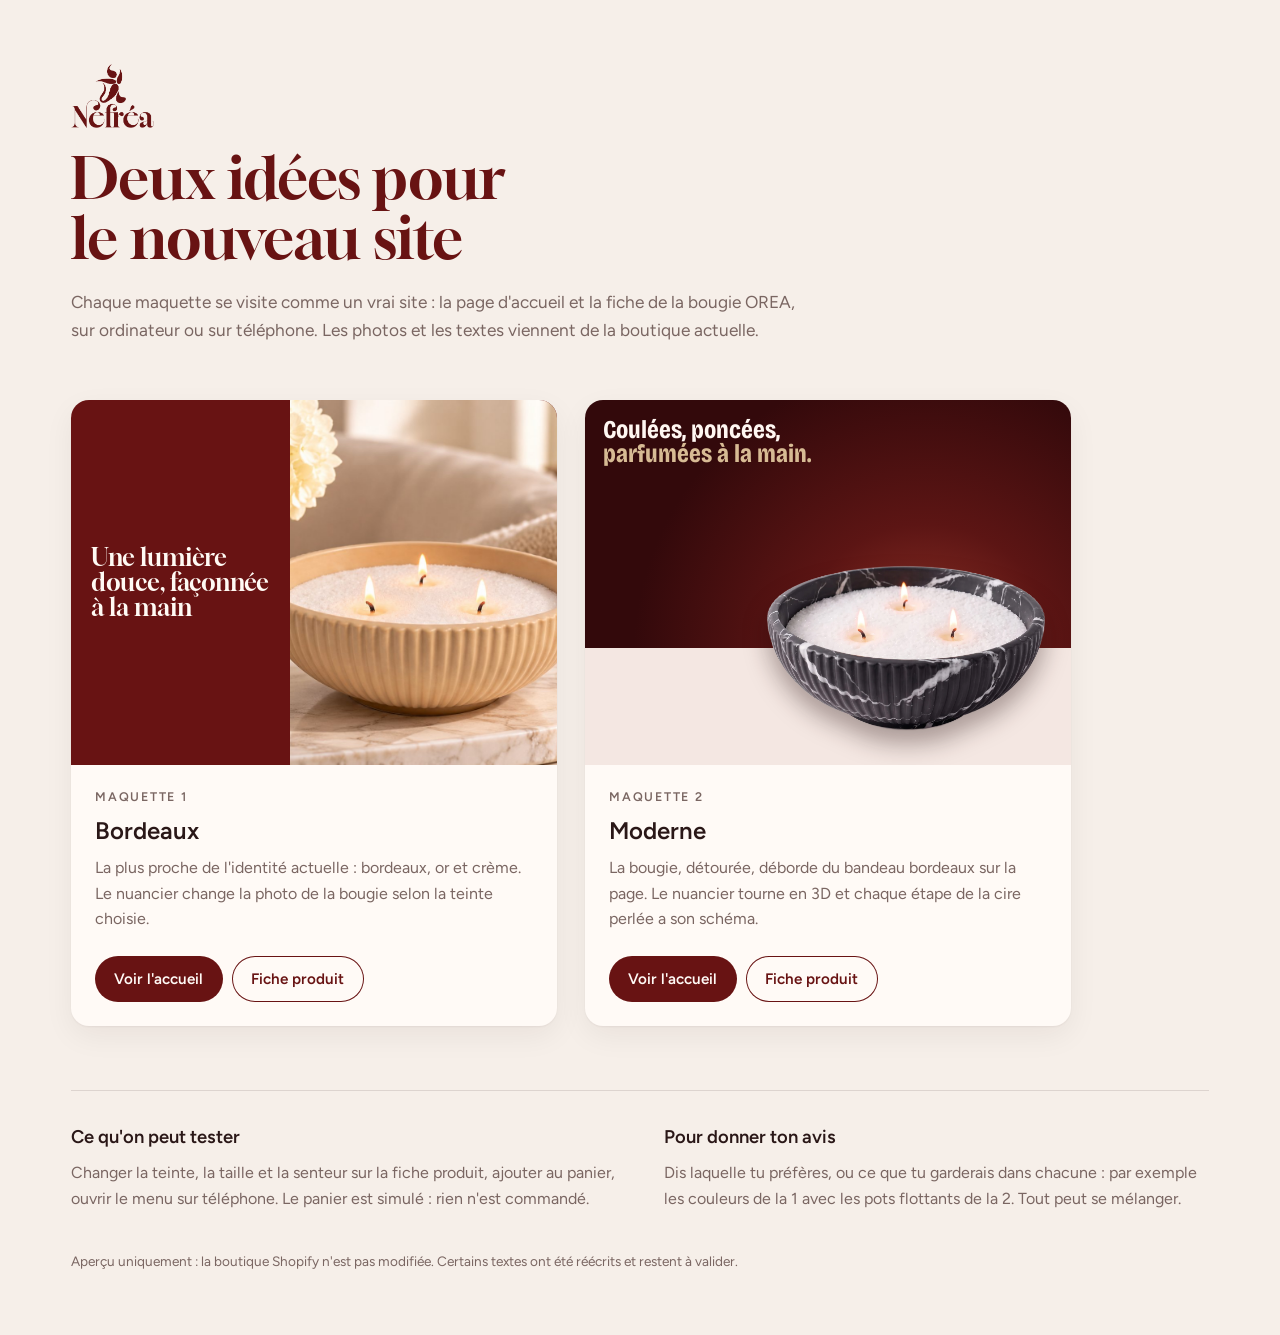
<file: index.html>
<!doctype html>
<html lang="fr">
<head>
  <meta charset="utf-8">
  <meta name="viewport" content="width=device-width, initial-scale=1">
  <title>Maquettes Néfréa</title>
  <link rel="preconnect" href="https://fonts.googleapis.com">
  <link rel="preconnect" href="https://fonts.gstatic.com" crossorigin>
  <link href="https://fonts.googleapis.com/css2?family=Bodoni+Moda:ital,opsz,wght@1,6..96,400&family=Bricolage+Grotesque:opsz,wdth,wght@12..96,75..100,700&family=Figtree:wght@400;500;600&family=Gloock&display=swap" rel="stylesheet">
  <style>
    /* Page d'entrée : trois cartes, une par maquette. Thème clair unique (aux couleurs de la marque). */
    :root {
      --fond: #f6efe9;
      --carte: #fffaf6;
      --encre: #2a1717;
      --gris: #7a6662;
      --vin: #681313;
      --or: #d7bb94;
      --trait: rgba(42, 23, 23, 0.12);
      --f-texte: "Figtree", "Segoe UI", system-ui, sans-serif;
    }
    * { box-sizing: border-box; }
    body {
      margin: 0;
      background: var(--fond);
      color: var(--encre);
      font-family: var(--f-texte);
      font-size: 1rem;
      line-height: 1.6;
      -webkit-font-smoothing: antialiased;
    }
    img { display: block; max-width: 100%; }
    a { color: inherit; }
    :focus-visible { outline: 2px solid var(--vin); outline-offset: 3px; border-radius: 4px; }

    .page {
      max-width: 1240px;
      margin-inline: auto;
      padding: clamp(2rem, 5vw, 4rem) max(16px, 4vw) 3rem;
    }

    .tete { display: grid; gap: 1.25rem; max-width: 46rem; margin-bottom: clamp(2rem, 5vw, 3.5rem); }
    .tete img { height: 64px; width: auto; }
    .tete h1 {
      margin: 0;
      font-family: "Gloock", Georgia, serif;
      font-weight: 400;
      font-size: clamp(2.2rem, 5vw, 3.6rem);
      line-height: 1.05;
      color: var(--vin);
      text-wrap: balance;
    }
    .tete p { margin: 0; color: var(--gris); font-size: 1.08rem; }

    .cartes {
      display: grid;
      grid-template-columns: repeat(2, minmax(0, 1fr));
      max-width: 1000px;
      gap: clamp(1rem, 2.5vw, 1.75rem);
      margin: 0;
      padding: 0;
      list-style: none;
    }
    .carte {
      display: flex;
      flex-direction: column;
      border-radius: 18px;
      background: var(--carte);
      box-shadow: 0 1px 2px rgba(42, 23, 23, 0.05), 0 10px 30px rgba(42, 23, 23, 0.06);
      overflow: hidden;
    }
    .carte__corps { display: flex; flex-direction: column; gap: 0.6rem; flex: 1; padding: 1.4rem 1.5rem 1.5rem; }
    .carte__num { font-size: 0.78rem; font-weight: 600; letter-spacing: 0.14em; text-transform: uppercase; color: var(--gris); }
    .carte h2 { margin: 0; font-size: 1.5rem; font-weight: 600; line-height: 1.2; }
    .carte p { margin: 0; color: var(--gris); }
    .carte__liens { display: flex; flex-wrap: wrap; gap: 0.6rem; margin-top: auto; padding-top: 0.9rem; }
    .bouton {
      display: inline-flex;
      align-items: center;
      min-height: 46px;
      padding: 0 1.2rem;
      border-radius: 999px;
      background: var(--vin);
      color: #fffaf6;
      font-weight: 600;
      font-size: 0.95rem;
      text-decoration: none;
    }
    .bouton:hover { background: #8a2b2b; }
    .bouton--clair { background: transparent; color: var(--vin); box-shadow: inset 0 0 0 1px currentColor; }
    .bouton--clair:hover { background: rgba(104, 19, 19, 0.06); }

    /* Aperçus : une petite composition dans le style de chaque maquette */
    .apercu { position: relative; aspect-ratio: 4 / 3; overflow: hidden; display: block; text-decoration: none; }
    .apercu img { width: 100%; height: 100%; object-fit: cover; }

    .apercu--bordeaux { display: grid; grid-template-columns: 45% 55%; background: #681313; }
    .apercu--bordeaux span {
      align-self: center;
      padding: 0 1rem 0 1.25rem;
      font-family: "Gloock", Georgia, serif;
      font-size: clamp(1.15rem, 2vw, 1.5rem);
      line-height: 1.05;
      color: #fffaf4;
    }

    .apercu--galerie { display: grid; grid-template-rows: auto 1fr; background: #ece8e2; }
    .apercu--galerie span {
      padding: 1.1rem 1.25rem 0.8rem;
      font-family: "Bodoni Moda", Didot, Georgia, serif;
      font-style: italic;
      font-size: clamp(1.4rem, 2.4vw, 1.9rem);
      line-height: 1;
      color: #1f1b1b;
      text-wrap: balance;
    }

    /* bandeau bordeaux en haut, partie rose en bas : le pot déborde de l'un sur l'autre */
    .apercu--moderne {
      background:
        linear-gradient(180deg, transparent 0 68%, #f4e7e2 68%),
        radial-gradient(60% 80% at 70% 70%, #96362a, #5c1514 45%, #33090b);
    }
    .apercu--moderne .objet {
      position: absolute;
      width: 58%;
      height: auto;
      right: 5%;
      bottom: 9%;
      filter: drop-shadow(0 14px 12px rgba(30, 6, 6, 0.35));
    }
    .apercu--moderne span {
      position: absolute;
      left: 1.1rem;
      top: 1.1rem;
      font-family: "Bricolage Grotesque", "Arial Narrow", sans-serif;
      font-weight: 700;
      font-stretch: 80%;
      font-size: clamp(1.2rem, 2.2vw, 1.6rem);
      line-height: 0.95;
      color: #fff7f2;
    }
    .apercu--moderne span em { font-style: normal; color: var(--or); }

    .avis {
      display: grid;
      grid-template-columns: minmax(0, 1fr) minmax(0, 1fr);
      gap: 1.5rem 3rem;
      margin-top: clamp(2.5rem, 6vw, 4rem);
      padding-top: 2rem;
      border-top: 1px solid var(--trait);
    }
    .avis h2 { margin: 0 0 0.5rem; font-size: 1.15rem; font-weight: 600; }
    .avis p { margin: 0; color: var(--gris); }

    .note { margin-top: 2.5rem; font-size: 0.85rem; color: var(--gris); }

    @media (max-width: 900px) {
      .cartes { grid-template-columns: 1fr; max-width: 560px; }
      .avis { grid-template-columns: 1fr; }
    }
  </style>
</head>
<body>
  <main class="page">
    <header class="tete">
      <img src="img/logo-vin.png" alt="Néfréa" width="606" height="471">
      <h1>Deux idées pour le nouveau site</h1>
      <p>Chaque maquette se visite comme un vrai site : la page d'accueil et la fiche de la bougie OREA, sur ordinateur ou sur téléphone. Les photos et les textes viennent de la boutique actuelle.</p>
    </header>

    <ul class="cartes">
      <li class="carte">
        <a class="apercu apercu--bordeaux" href="bordeaux/index.html" aria-label="Ouvrir la maquette Bordeaux">
          <span>Une lumière douce, façonnée à la main</span>
          <img src="img/ambiance-6.jpg" alt="" width="1600" height="893">
        </a>
        <div class="carte__corps">
          <span class="carte__num">Maquette 1</span>
          <h2>Bordeaux</h2>
          <p>La plus proche de l'identité actuelle : bordeaux, or et crème. Le nuancier change la photo de la bougie selon la teinte choisie.</p>
          <div class="carte__liens">
            <a class="bouton" href="bordeaux/index.html">Voir l'accueil</a>
            <a class="bouton bouton--clair" href="bordeaux/produit-orea.html">Fiche produit</a>
          </div>
        </div>
      </li>
      <li class="carte">
        <a class="apercu apercu--moderne" href="moderne/index.html" aria-label="Ouvrir la maquette Moderne">
          <img class="objet" src="img/detoure/orea-marbre.webp" alt="" width="1100" height="655">
          <span>Coulées, poncées,<br><em>parfumées à la main.</em></span>
        </a>
        <div class="carte__corps">
          <span class="carte__num">Maquette 2</span>
          <h2>Moderne</h2>
          <p>La bougie, détourée, déborde du bandeau bordeaux sur la page. Le nuancier tourne en 3D et chaque étape de la cire perlée a son schéma.</p>
          <div class="carte__liens">
            <a class="bouton" href="moderne/index.html">Voir l'accueil</a>
            <a class="bouton bouton--clair" href="moderne/produit-orea.html">Fiche produit</a>
          </div>
        </div>
      </li>
    </ul>

    <section class="avis" aria-label="Comment donner son avis">
      <div>
        <h2>Ce qu'on peut tester</h2>
        <p>Changer la teinte, la taille et la senteur sur la fiche produit, ajouter au panier, ouvrir le menu sur téléphone. Le panier est simulé : rien n'est commandé.</p>
      </div>
      <div>
        <h2>Pour donner ton avis</h2>
        <p>Dis laquelle tu préfères, ou ce que tu garderais dans chacune : par exemple les couleurs de la 1 avec les pots flottants de la 2. Tout peut se mélanger.</p>
      </div>
    </section>

    <p class="note">Aperçu uniquement : la boutique Shopify n'est pas modifiée. Certains textes ont été réécrits et restent à valider.</p>
  </main>
</body>
</html>
</file>
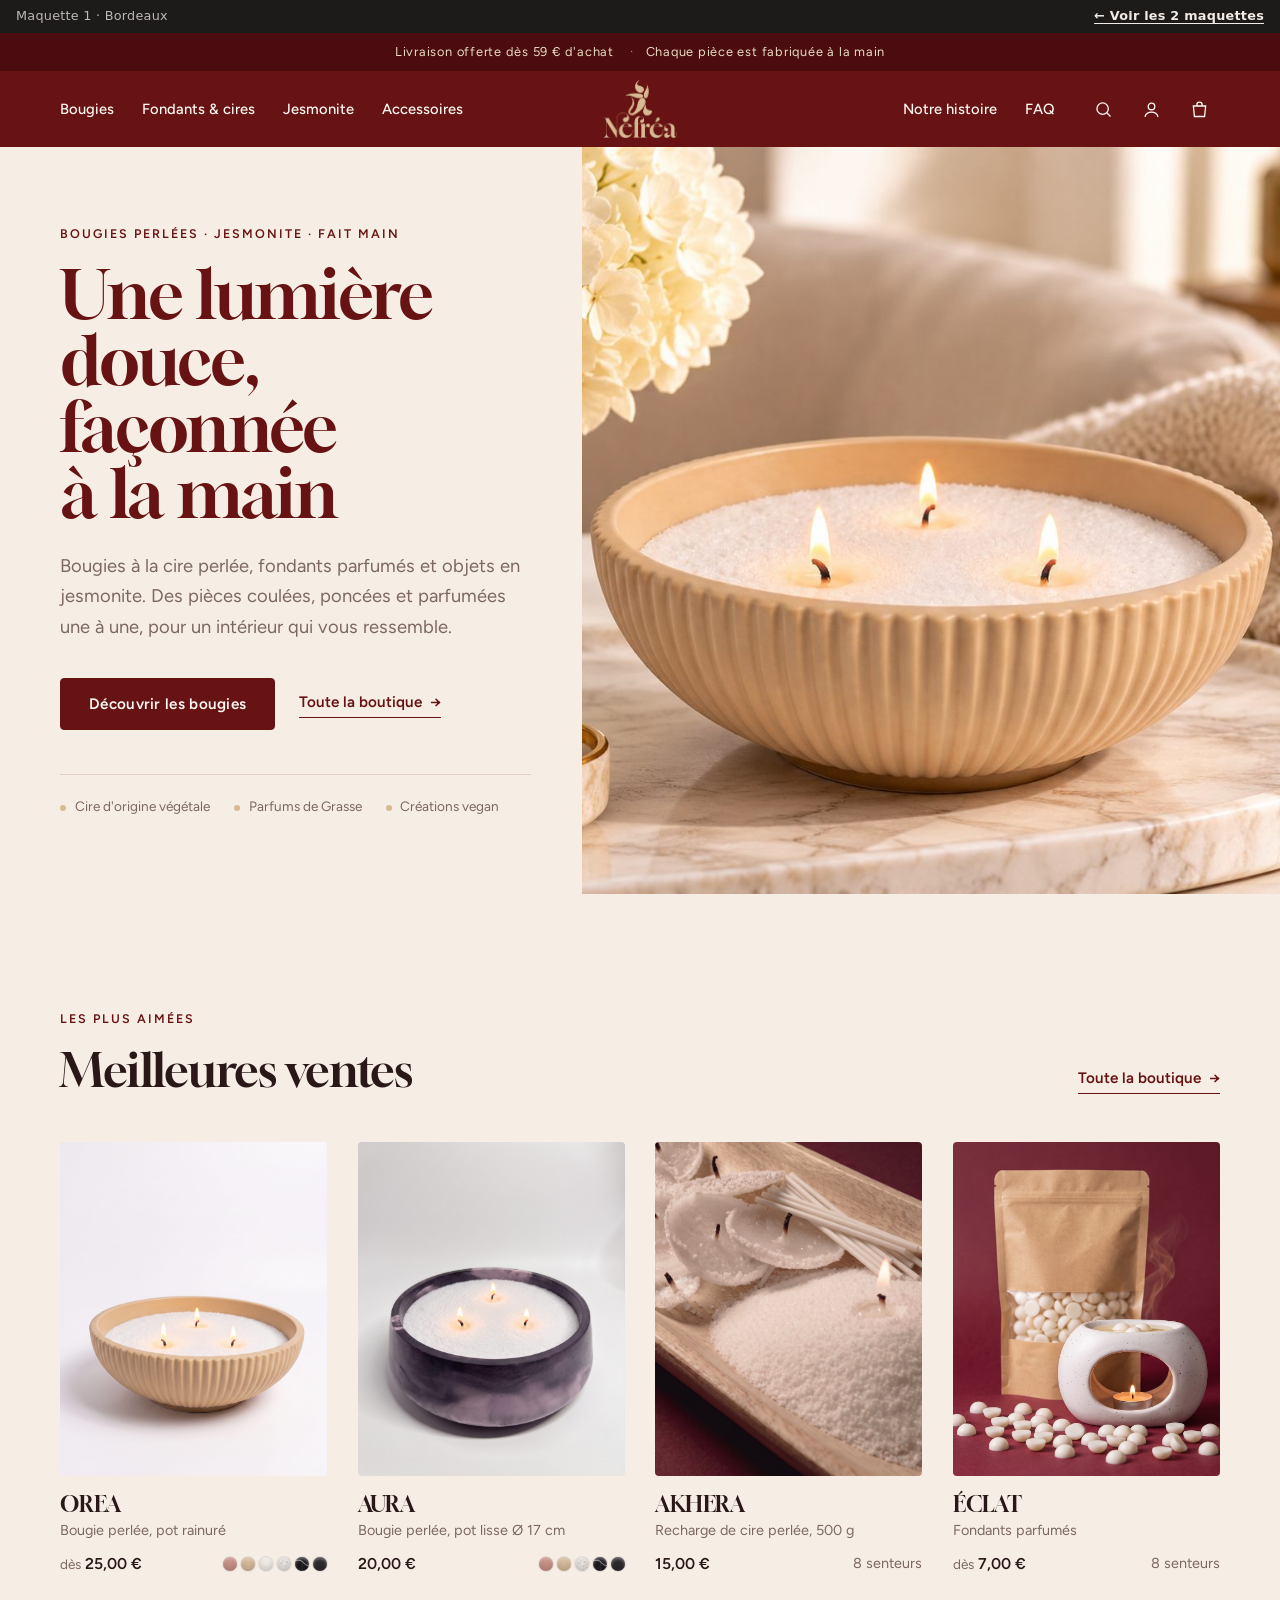
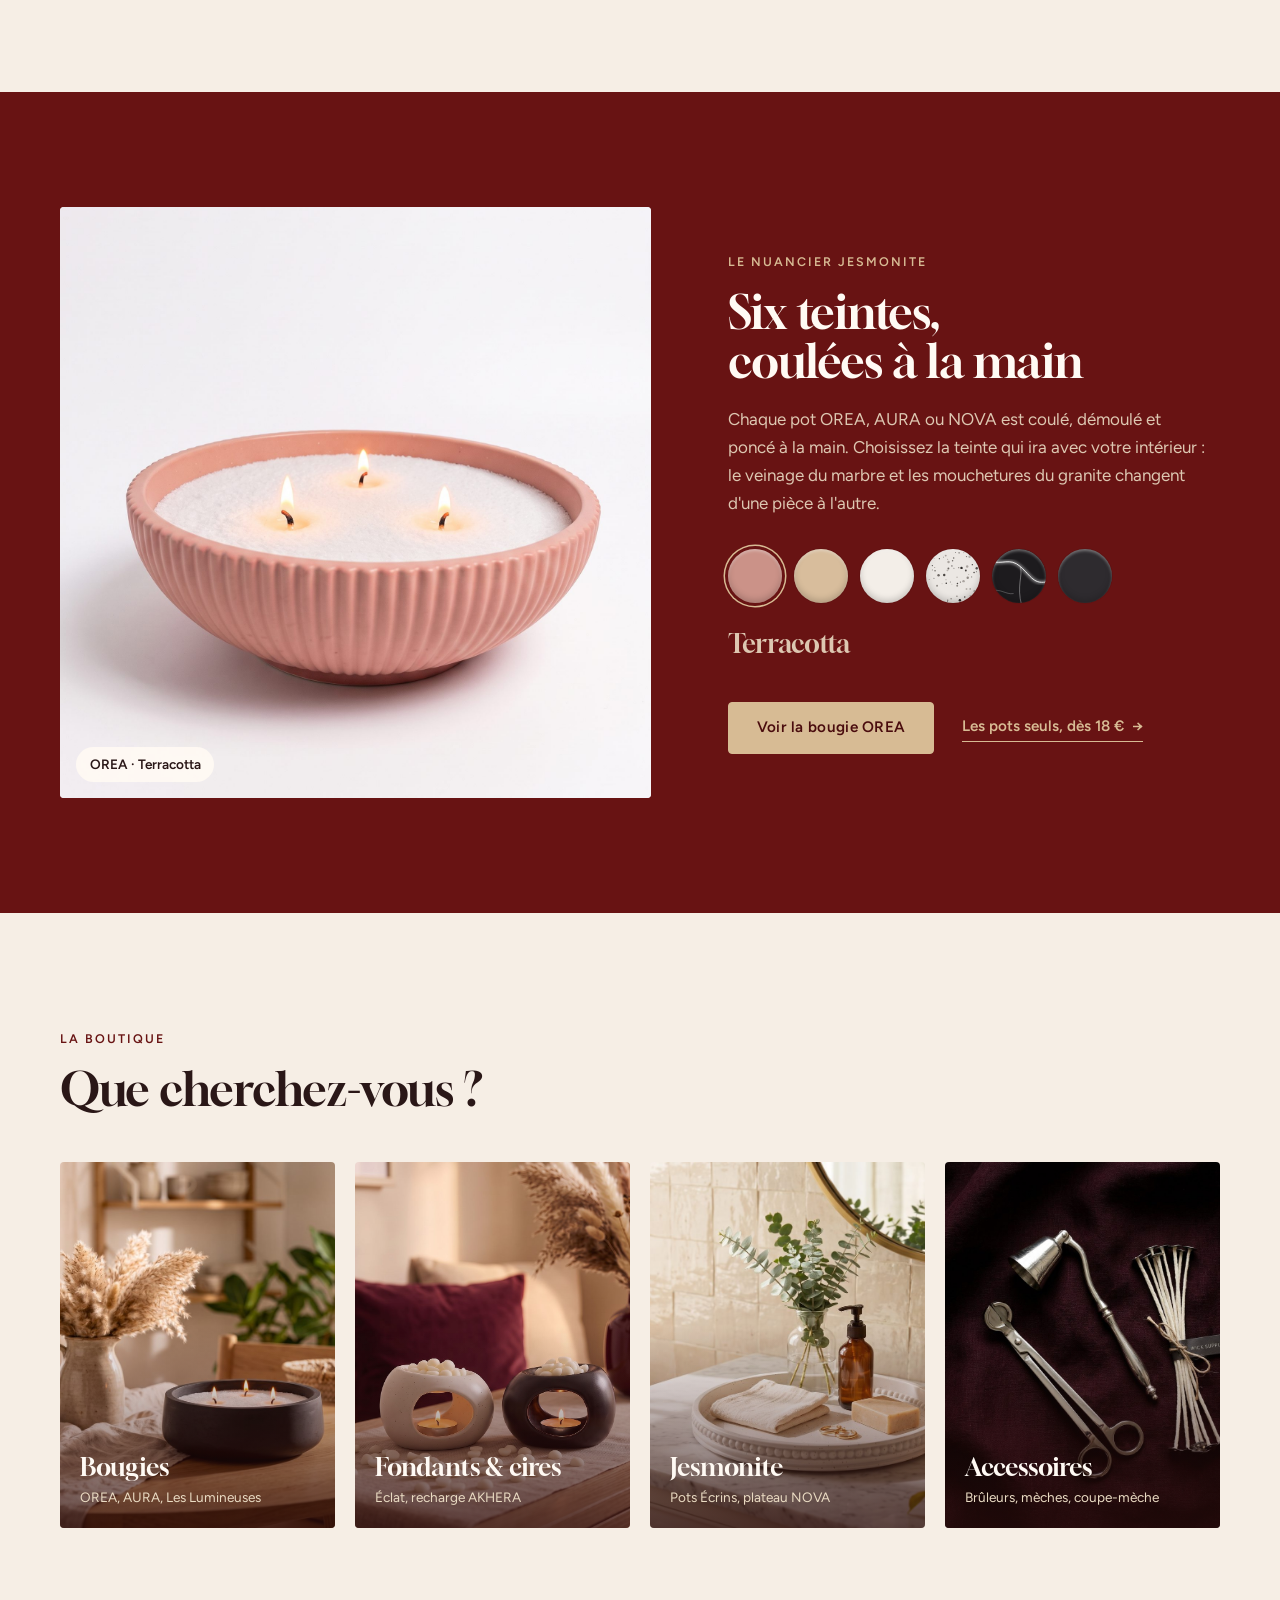
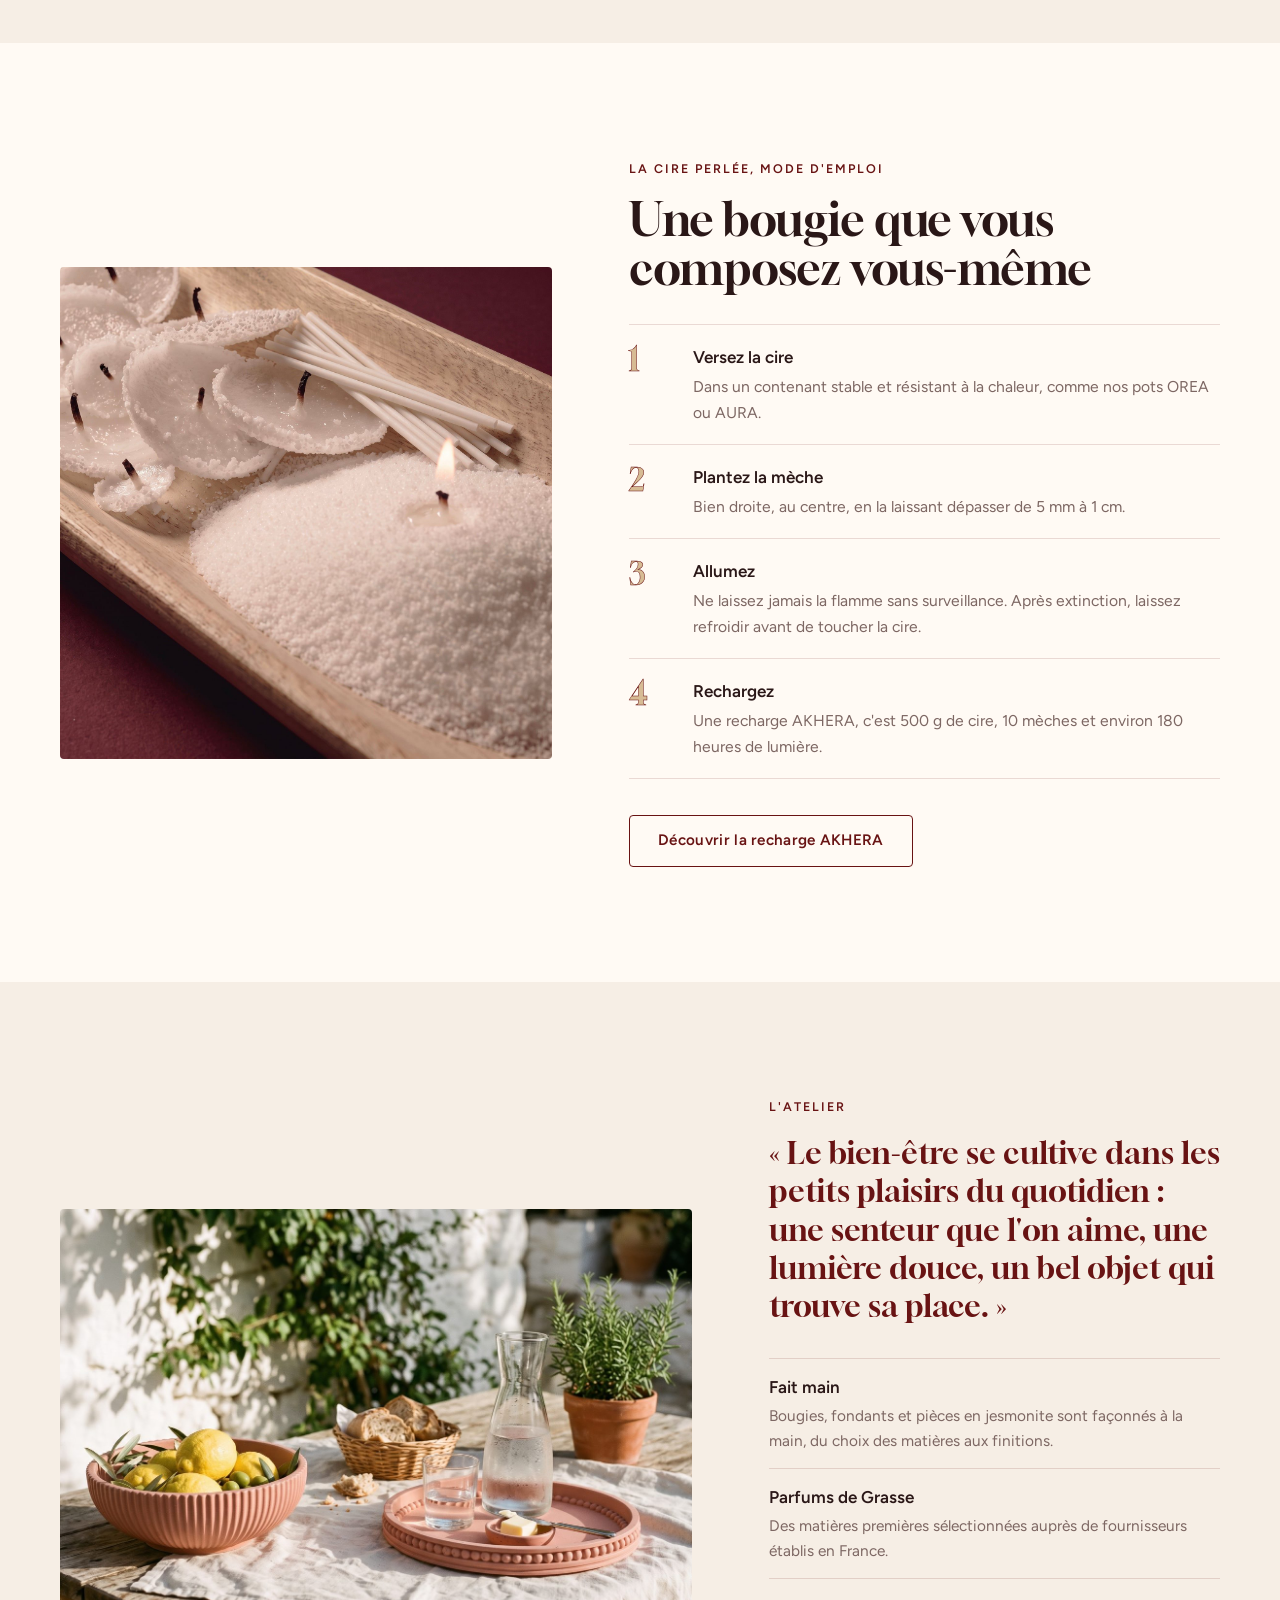
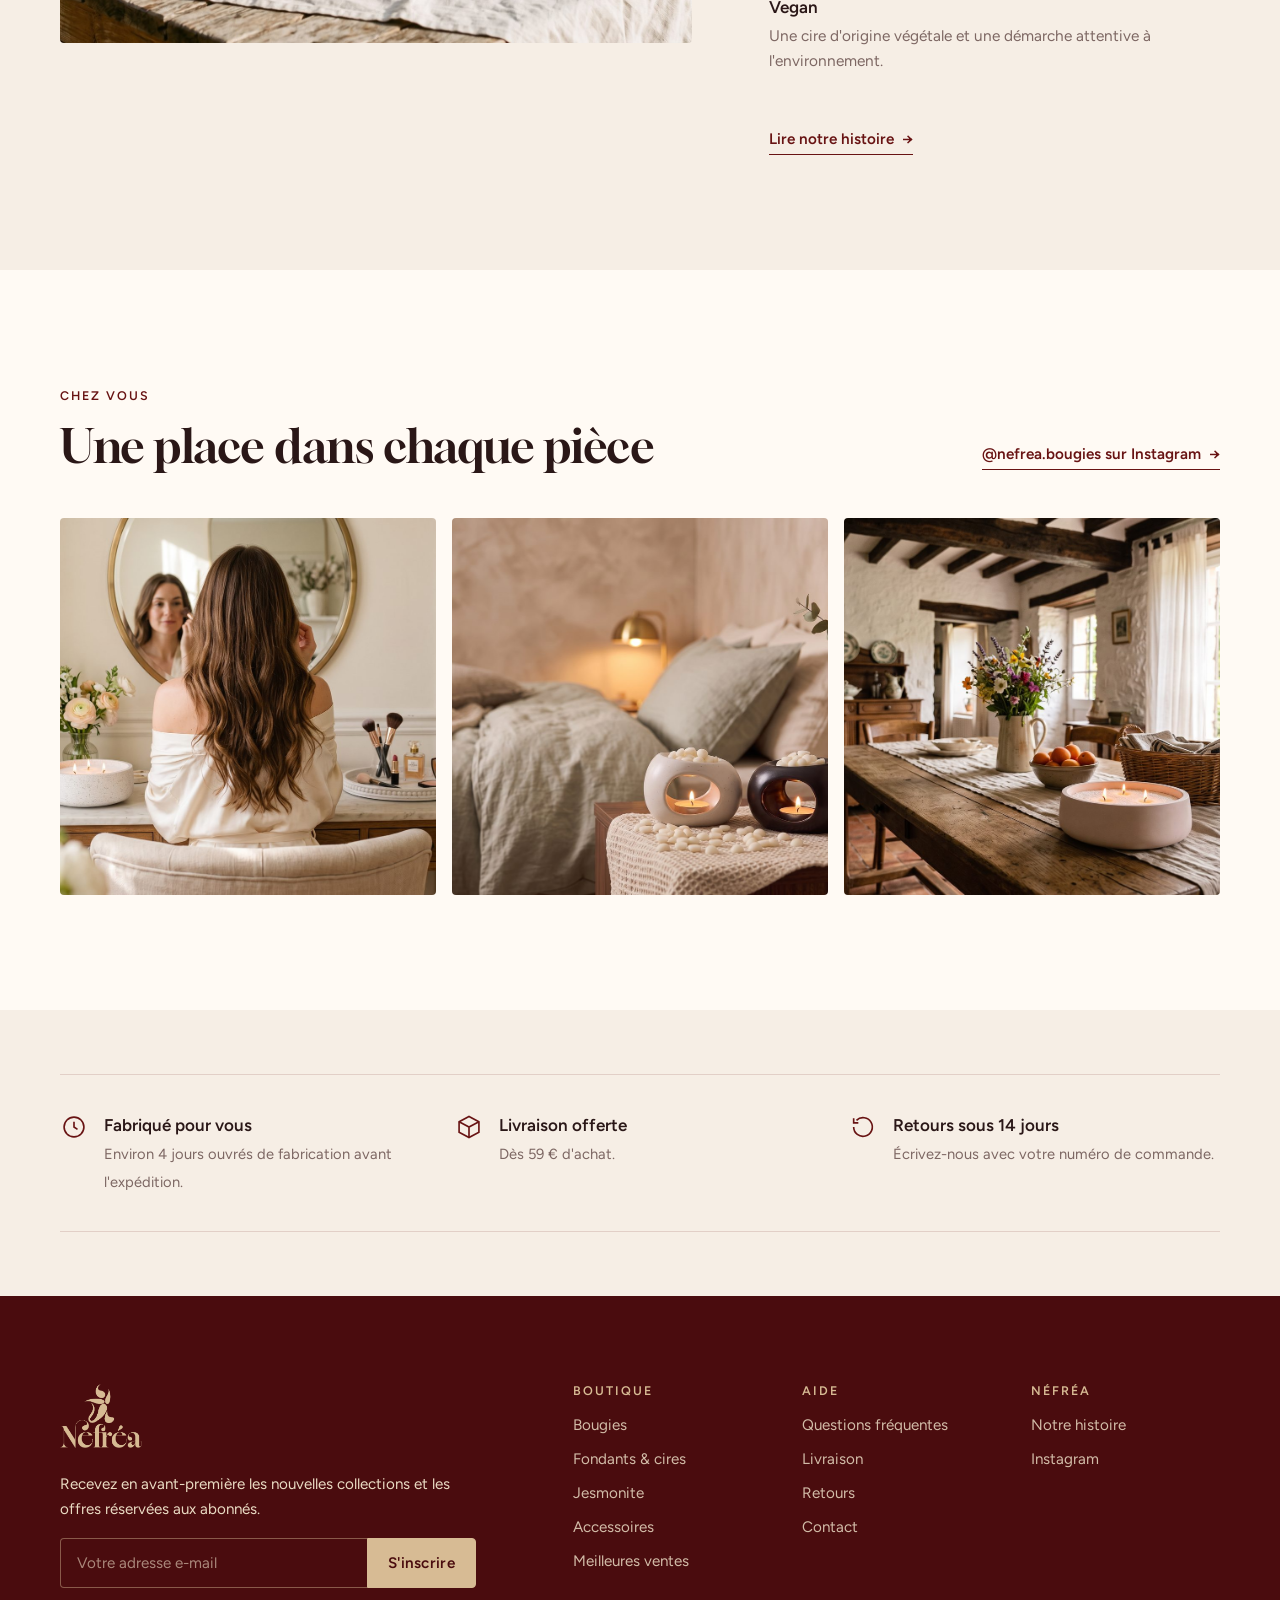
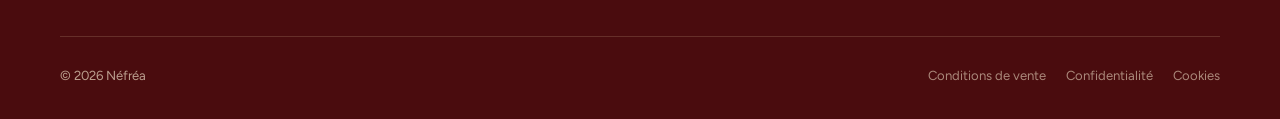
<file: bordeaux/index.html>
<!doctype html>
<html lang="fr">
<head>
  <meta charset="utf-8">
  <meta name="viewport" content="width=device-width, initial-scale=1">
  <title>Néfréa · Bougies perlées et jesmonite faites main</title>
  <meta name="description" content="Bougies à la cire perlée, fondants parfumés et objets en jesmonite, façonnés à la main. Parfums de Grasse, cire d'origine végétale, créations vegan.">
  <link rel="preconnect" href="https://fonts.googleapis.com">
  <link rel="preconnect" href="https://fonts.gstatic.com" crossorigin>
  <link href="https://fonts.googleapis.com/css2?family=Figtree:wght@400;500;600;700&family=Gloock&display=swap" rel="stylesheet">
  <link rel="stylesheet" href="../commun.css?v=20261118-215306">
  <link rel="stylesheet" href="style.css?v=20261118-215306">
  <script>document.documentElement.classList.add('js')</script>
</head>
<body>
<div class="bandeau-maquette"><span>Maquette 1 · Bordeaux</span><a href="../index.html">← Voir les 2 maquettes</a></div>

  <a class="visuellement-cache" href="#contenu">Aller au contenu</a>

  <!-- Bandeau d'annonce -->
  <div class="annonce">
    <span>Livraison offerte dès 59 € d'achat</span>
    <span>Chaque pièce est fabriquée à la main</span>
  </div>

  <!-- En-tête -->
  <header class="entete sur-fonce">
    <div class="conteneur entete__barre">
      <div class="entete__gauche">
        <button class="icone-bouton burger" type="button" aria-label="Ouvrir le menu" aria-expanded="false" aria-controls="menu-mobile" data-ouvre-menu>
          <svg viewBox="0 0 24 24" fill="none" stroke="currentColor" stroke-width="1.5" aria-hidden="true"><path d="M3 7h18M3 12h18M3 17h18"/></svg>
        </button>
        <nav aria-label="Boutique">
          <ul class="nav">
            <li><a href="#meilleures-ventes">Bougies</a></li>
            <li><a href="#univers">Fondants &amp; cires</a></li>
            <li><a href="#nuancier">Jesmonite</a></li>
            <li><a href="#univers">Accessoires</a></li>
          </ul>
        </nav>
      </div>

      <a class="entete__logo" href="index.html" aria-label="Néfréa, accueil">
        <img src="../img/logo.png" alt="Néfréa" width="606" height="471">
      </a>

      <div class="entete__droite">
        <nav aria-label="Informations">
          <ul class="nav">
            <li><a href="#atelier">Notre histoire</a></li>
            <li><a href="#pied">FAQ</a></li>
          </ul>
        </nav>
        <div class="icones">
          <a class="icone-bouton masque-mobile" href="#" aria-label="Rechercher">
            <svg viewBox="0 0 24 24" fill="none" stroke="currentColor" stroke-width="1.5" aria-hidden="true"><circle cx="11" cy="11" r="6.5"/><path d="m20 20-4.2-4.2"/></svg>
          </a>
          <a class="icone-bouton masque-mobile" href="#" aria-label="Mon compte">
            <svg viewBox="0 0 24 24" fill="none" stroke="currentColor" stroke-width="1.5" aria-hidden="true"><circle cx="12" cy="8.5" r="3.75"/><path d="M4.5 20.25c1.2-3.6 4-5.25 7.5-5.25s6.3 1.65 7.5 5.25"/></svg>
          </a>
          <a class="icone-bouton" href="#" aria-label="Panier, 0 article">
            <svg viewBox="0 0 24 24" fill="none" stroke="currentColor" stroke-width="1.5" aria-hidden="true"><path d="M5 8h14l-1.2 12H6.2L5 8Z"/><path d="M9 8V6.5a3 3 0 0 1 6 0V8"/></svg>
            <span class="panier-compteur" data-compteur-panier hidden>0</span>
          </a>
        </div>
      </div>
    </div>
  </header>

  <!-- Menu mobile -->
  <div class="tiroir" id="menu-mobile" data-menu>
    <div class="tiroir__fond" data-ferme-menu></div>
    <div class="tiroir__panneau" role="dialog" aria-modal="true" aria-label="Menu">
      <div class="tiroir__haut">
        <img src="../img/logo-vin.png" alt="" width="606" height="471" style="height:40px;width:auto">
        <button class="icone-bouton" type="button" aria-label="Fermer le menu" data-ferme-menu>
          <svg viewBox="0 0 24 24" fill="none" stroke="currentColor" stroke-width="1.5" aria-hidden="true"><path d="M6 6l12 12M18 6 6 18"/></svg>
        </button>
      </div>
      <ul class="tiroir__liste">
        <li><a href="#meilleures-ventes">Bougies <small>3 créations</small></a></li>
        <li><a href="#univers">Fondants &amp; cires <small>2 créations</small></a></li>
        <li><a href="#nuancier">Jesmonite <small>2 créations</small></a></li>
        <li><a href="#univers">Accessoires <small>3 créations</small></a></li>
      </ul>
      <ul class="tiroir__secondaire">
        <li><a href="#atelier">Notre histoire</a></li>
        <li><a href="#pied">FAQ</a></li>
        <li><a href="#pied">Contact</a></li>
        <li><a href="#">Mon compte</a></li>
      </ul>
    </div>
  </div>

  <main id="contenu">

    <!-- Hero -->
    <section class="hero" aria-labelledby="titre-hero">
      <div class="hero__texte">
        <span class="surtitre">Bougies perlées · Jesmonite · Fait main</span>
        <h1 id="titre-hero">Une lumière douce, façonnée à la main</h1>
        <p class="chapo">Bougies à la cire perlée, fondants parfumés et objets en jesmonite. Des pièces coulées, poncées et parfumées une à une, pour un intérieur qui vous ressemble.</p>
        <div class="hero__actions">
          <a class="bouton" href="produit-orea.html">Découvrir les bougies</a>
          <a class="lien-fleche" href="#univers">Toute la boutique</a>
        </div>
        <ul class="hero__preuves">
          <li>Cire d'origine végétale</li>
          <li>Parfums de Grasse</li>
          <li>Créations vegan</li>
        </ul>
      </div>
      <div class="hero__image">
        <img src="../img/ambiance-6.jpg" alt="Bougie OREA beige allumée sur une table en marbre, à côté d'un bouquet d'hortensias" width="1600" height="893" fetchpriority="high">
      </div>
    </section>

    <!-- Meilleures ventes -->
    <section class="section" id="meilleures-ventes" aria-labelledby="titre-ventes">
      <div class="conteneur">
        <div class="section__tete">
          <div>
            <span class="surtitre">Les plus aimées</span>
            <h2 class="titre-section" id="titre-ventes">Meilleures ventes</h2>
          </div>
          <a class="lien-fleche" href="#univers">Toute la boutique</a>
        </div>

        <ul class="grille-produits">
          <li class="carte apparait">
            <div class="carte__image"><img src="../img/orea-beige.jpg" alt="" width="1600" height="2143" loading="lazy"></div>
            <h3 class="carte__nom"><a href="produit-orea.html">OREA</a></h3>
            <p class="carte__type">Bougie perlée, pot rainuré</p>
            <div class="carte__bas">
              <span class="carte__prix"><small>dès</small> 25,00 €</span>
              <span class="mini-teintes" aria-label="6 teintes">
                <span class="galet galet--terracotta"></span><span class="galet galet--beige"></span><span class="galet galet--blanc"></span><span class="galet galet--granite"></span><span class="galet galet--marbre"></span><span class="galet galet--noir"></span>
              </span>
            </div>
          </li>
          <li class="carte apparait">
            <div class="carte__image"><img src="../img/aura-5.jpg" alt="" width="1600" height="2143" loading="lazy"></div>
            <h3 class="carte__nom"><a href="#">AURA</a></h3>
            <p class="carte__type">Bougie perlée, pot lisse Ø 17 cm</p>
            <div class="carte__bas">
              <span class="carte__prix">20,00 €</span>
              <span class="mini-teintes" aria-label="5 teintes">
                <span class="galet galet--terracotta"></span><span class="galet galet--beige"></span><span class="galet galet--granite"></span><span class="galet galet--marbre"></span><span class="galet galet--noir"></span>
              </span>
            </div>
          </li>
          <li class="carte apparait">
            <div class="carte__image"><img src="../img/akhera-1.jpg" alt="" width="1600" height="1600" loading="lazy"></div>
            <h3 class="carte__nom"><a href="#">AKHERA</a></h3>
            <p class="carte__type">Recharge de cire perlée, 500 g</p>
            <div class="carte__bas">
              <span class="carte__prix">15,00 €</span>
              <span class="carte__type" style="margin:0">8 senteurs</span>
            </div>
          </li>
          <li class="carte apparait">
            <div class="carte__image"><img src="../img/eclat.jpg" alt="" width="1600" height="1195" loading="lazy"></div>
            <h3 class="carte__nom"><a href="#">ÉCLAT</a></h3>
            <p class="carte__type">Fondants parfumés</p>
            <div class="carte__bas">
              <span class="carte__prix"><small>dès</small> 7,00 €</span>
              <span class="carte__type" style="margin:0">8 senteurs</span>
            </div>
          </li>
        </ul>
      </div>
    </section>

    <!-- Nuancier : l'élément signature -->
    <section class="nuancier section sur-fonce" id="nuancier" aria-labelledby="titre-nuancier">
      <div class="conteneur nuancier__grille">
        <div class="nuancier__visuel apparait" data-nuancier-visuel>
          <img src="../img/orea-terracotta.jpg" alt="Bougie OREA, teinte terracotta" width="1600" height="2143" loading="lazy" data-nuancier-image>
          <img class="est-cache" src="../img/orea-terracotta.jpg" alt="" width="1600" height="2143" loading="lazy" aria-hidden="true" data-nuancier-image-suivante>
          <span class="nuancier__etiquette" data-nuancier-etiquette>OREA · Terracotta</span>
        </div>

        <div class="apparait">
          <span class="surtitre">Le nuancier jesmonite</span>
          <h2 class="titre-section" id="titre-nuancier">Six teintes, coulées à la main</h2>
          <p>Chaque pot OREA, AURA ou NOVA est coulé, démoulé et poncé à la main. Choisissez la teinte qui ira avec votre intérieur : le veinage du marbre et les mouchetures du granite changent d'une pièce à l'autre.</p>

          <fieldset class="choix-teintes" data-nuancier>
            <legend class="visuellement-cache">Choisir une teinte</legend>
            <label title="Terracotta"><input type="radio" name="nuancier" value="terracotta" data-nom="Terracotta" checked><span class="galet galet--terracotta"></span><span class="visuellement-cache">Terracotta</span></label>
            <label title="Beige"><input type="radio" name="nuancier" value="beige" data-nom="Beige"><span class="galet galet--beige"></span><span class="visuellement-cache">Beige</span></label>
            <label title="Blanc"><input type="radio" name="nuancier" value="blanc" data-nom="Blanc"><span class="galet galet--blanc"></span><span class="visuellement-cache">Blanc</span></label>
            <label title="Gris granite"><input type="radio" name="nuancier" value="granite" data-nom="Gris granite"><span class="galet galet--granite"></span><span class="visuellement-cache">Gris granite</span></label>
            <label title="Marbre noir et blanc"><input type="radio" name="nuancier" value="marbre" data-nom="Marbre noir et blanc"><span class="galet galet--marbre"></span><span class="visuellement-cache">Marbre noir et blanc</span></label>
            <label title="Noir"><input type="radio" name="nuancier" value="noir" data-nom="Noir"><span class="galet galet--noir"></span><span class="visuellement-cache">Noir</span></label>
          </fieldset>
          <p class="nuancier__nom" aria-live="polite" data-nuancier-nom>Terracotta</p>

          <div class="nuancier__liens">
            <a class="bouton bouton--or" href="produit-orea.html">Voir la bougie OREA</a>
            <a class="lien-fleche" href="#">Les pots seuls, dès 18 €</a>
          </div>
        </div>
      </div>
    </section>

    <!-- Univers -->
    <section class="section" id="univers" aria-labelledby="titre-univers">
      <div class="conteneur">
        <div class="section__tete">
          <div>
            <span class="surtitre">La boutique</span>
            <h2 class="titre-section" id="titre-univers">Que cherchez-vous&nbsp;?</h2>
          </div>
        </div>
        <ul class="univers">
          <li class="apparait">
            <a class="univers__carte" href="#">
              <img src="../img/ambiance-5.jpg" alt="" width="1600" height="893" loading="lazy">
              <span class="univers__texte"><strong>Bougies</strong><span>OREA, AURA, Les Lumineuses</span></span>
            </a>
          </li>
          <li class="apparait">
            <a class="univers__carte" href="#">
              <img src="../img/bruleurs.jpg" alt="" width="1600" height="1195" loading="lazy">
              <span class="univers__texte"><strong>Fondants &amp; cires</strong><span>Éclat, recharge AKHERA</span></span>
            </a>
          </li>
          <li class="apparait">
            <a class="univers__carte" href="#">
              <img src="../img/ambiance-3.jpg" alt="" width="1600" height="893" loading="lazy">
              <span class="univers__texte"><strong>Jesmonite</strong><span>Pots Écrins, plateau NOVA</span></span>
            </a>
          </li>
          <li class="apparait">
            <a class="univers__carte" href="#">
              <img src="../img/cat-accessoires.jpg" alt="" width="1024" height="1024" loading="lazy">
              <span class="univers__texte"><strong>Accessoires</strong><span>Brûleurs, mèches, coupe-mèche</span></span>
            </a>
          </li>
        </ul>
      </div>
    </section>

    <!-- Mode d'emploi cire perlée -->
    <section class="section section--cire" aria-labelledby="titre-mode">
      <div class="conteneur mode-emploi">
        <div class="mode-emploi__image apparait">
          <img src="../img/akhera-1.jpg" alt="Cire perlée blanche versée dans un plat en bois, avec des mèches et une flamme allumée" width="1600" height="1600" loading="lazy">
        </div>
        <div class="apparait">
          <span class="surtitre">La cire perlée, mode d'emploi</span>
          <h2 class="titre-section" id="titre-mode">Une bougie que vous composez vous-même</h2>
          <ol class="etapes">
            <li><div><strong>Versez la cire</strong><p>Dans un contenant stable et résistant à la chaleur, comme nos pots OREA ou AURA.</p></div></li>
            <li><div><strong>Plantez la mèche</strong><p>Bien droite, au centre, en la laissant dépasser de 5 mm à 1 cm.</p></div></li>
            <li><div><strong>Allumez</strong><p>Ne laissez jamais la flamme sans surveillance. Après extinction, laissez refroidir avant de toucher la cire.</p></div></li>
            <li><div><strong>Rechargez</strong><p>Une recharge AKHERA, c'est 500 g de cire, 10 mèches et environ 180 heures de lumière.</p></div></li>
          </ol>
          <a class="bouton bouton--contour" href="#">Découvrir la recharge AKHERA</a>
        </div>
      </div>
    </section>

    <!-- L'atelier -->
    <section class="section" id="atelier" aria-labelledby="titre-atelier">
      <div class="conteneur atelier">
        <div class="atelier__image apparait">
          <img src="../img/ambiance-2.jpg" alt="Coupe et plateau en jesmonite terracotta sur une table dressée en extérieur" width="1600" height="893" loading="lazy">
        </div>
        <div class="apparait">
          <span class="surtitre">L'atelier</span>
          <h2 class="visuellement-cache" id="titre-atelier">L'atelier Néfréa</h2>
          <blockquote>« Le bien-être se cultive dans les petits plaisirs du quotidien : une senteur que l'on aime, une lumière douce, un bel objet qui trouve sa place. »</blockquote>
          <dl class="engagements">
            <div><dt>Fait main</dt><dd>Bougies, fondants et pièces en jesmonite sont façonnés à la main, du choix des matières aux finitions.</dd></div>
            <div><dt>Parfums de Grasse</dt><dd>Des matières premières sélectionnées auprès de fournisseurs établis en France.</dd></div>
            <div><dt>Vegan</dt><dd>Une cire d'origine végétale et une démarche attentive à l'environnement.</dd></div>
          </dl>
          <a class="lien-fleche" href="#">Lire notre histoire</a>
        </div>
      </div>
    </section>

    <!-- Galerie -->
    <section class="section section--cire" aria-labelledby="titre-galerie">
      <div class="conteneur">
        <div class="section__tete">
          <div>
            <span class="surtitre">Chez vous</span>
            <h2 class="titre-section" id="titre-galerie">Une place dans chaque pièce</h2>
          </div>
          <a class="lien-fleche" href="https://www.instagram.com/nefrea.bougies" rel="noopener">@nefrea.bougies sur Instagram</a>
        </div>
        <ul class="galerie">
          <li class="apparait"><img src="../img/ambiance-1.jpg" alt="Bougie blanche sur une coiffeuse, dans une chambre lumineuse" width="1600" height="893" loading="lazy"></li>
          <li class="apparait"><img src="../img/ambiance-4.jpg" alt="Brûleurs à fondants allumés sur une table de chevet" width="1600" height="893" loading="lazy"></li>
          <li class="apparait"><img src="../img/ambiance-7.jpg" alt="Bougie en jesmonite sur une grande table de ferme en bois" width="1600" height="893" loading="lazy"></li>
        </ul>
      </div>
    </section>

    <!-- Réassurance -->
    <div class="conteneur" style="padding-block: clamp(2.5rem, 5vw, 4rem);">
      <ul class="reassurance">
        <li>
          <svg viewBox="0 0 24 24" fill="none" stroke="currentColor" stroke-width="1.4" aria-hidden="true"><circle cx="12" cy="12" r="8.5"/><path d="M12 7.5V12l3 2"/></svg>
          <div><strong>Fabriqué pour vous</strong><span>Environ 4 jours ouvrés de fabrication avant l'expédition.</span></div>
        </li>
        <li>
          <svg viewBox="0 0 24 24" fill="none" stroke="currentColor" stroke-width="1.4" aria-hidden="true"><path d="M3.5 7.5 12 3l8.5 4.5v9L12 21l-8.5-4.5v-9Z"/><path d="M3.5 7.5 12 12l8.5-4.5M12 12v9"/></svg>
          <div><strong>Livraison offerte</strong><span>Dès 59 € d'achat.</span></div>
        </li>
        <li>
          <svg viewBox="0 0 24 24" fill="none" stroke="currentColor" stroke-width="1.4" aria-hidden="true"><path d="M4 12a8 8 0 1 0 2.4-5.7"/><path d="M4 4.5v4h4"/></svg>
          <div><strong>Retours sous 14 jours</strong><span>Écrivez-nous avec votre numéro de commande.</span></div>
        </li>
      </ul>
    </div>

  </main>

  <!-- Pied de page -->
  <footer class="pied sur-fonce" id="pied">
    <div class="conteneur">
      <div class="pied__haut">
        <div class="pied__newsletter">
          <div class="pied__logo"><img src="../img/logo.png" alt="Néfréa" width="606" height="471" loading="lazy"></div>
          <p>Recevez en avant-première les nouvelles collections et les offres réservées aux abonnés.</p>
          <form class="formulaire-ligne" onsubmit="event.preventDefault()">
            <label class="visuellement-cache" for="email-pied">Adresse e-mail</label>
            <input id="email-pied" type="email" placeholder="Votre adresse e-mail" autocomplete="email">
            <button class="bouton bouton--or" type="submit">S'inscrire</button>
          </form>
        </div>
        <div>
          <h3>Boutique</h3>
          <ul>
            <li><a href="#">Bougies</a></li>
            <li><a href="#">Fondants &amp; cires</a></li>
            <li><a href="#">Jesmonite</a></li>
            <li><a href="#">Accessoires</a></li>
            <li><a href="#">Meilleures ventes</a></li>
          </ul>
        </div>
        <div>
          <h3>Aide</h3>
          <ul>
            <li><a href="#">Questions fréquentes</a></li>
            <li><a href="#">Livraison</a></li>
            <li><a href="#">Retours</a></li>
            <li><a href="#">Contact</a></li>
          </ul>
        </div>
        <div>
          <h3>Néfréa</h3>
          <ul>
            <li><a href="#">Notre histoire</a></li>
            <li><a href="https://www.instagram.com/nefrea.bougies" rel="noopener">Instagram</a></li>
          </ul>
        </div>
      </div>
      <div class="pied__bas">
        <span>© 2026 Néfréa</span>
        <ul>
          <li><a href="#">Conditions de vente</a></li>
          <li><a href="#">Confidentialité</a></li>
          <li><a href="#">Cookies</a></li>
        </ul>
      </div>
    </div>
  </footer>

  <script src="../js/main.js?v=20261118-215306"></script>
</body>
</html>
</file>
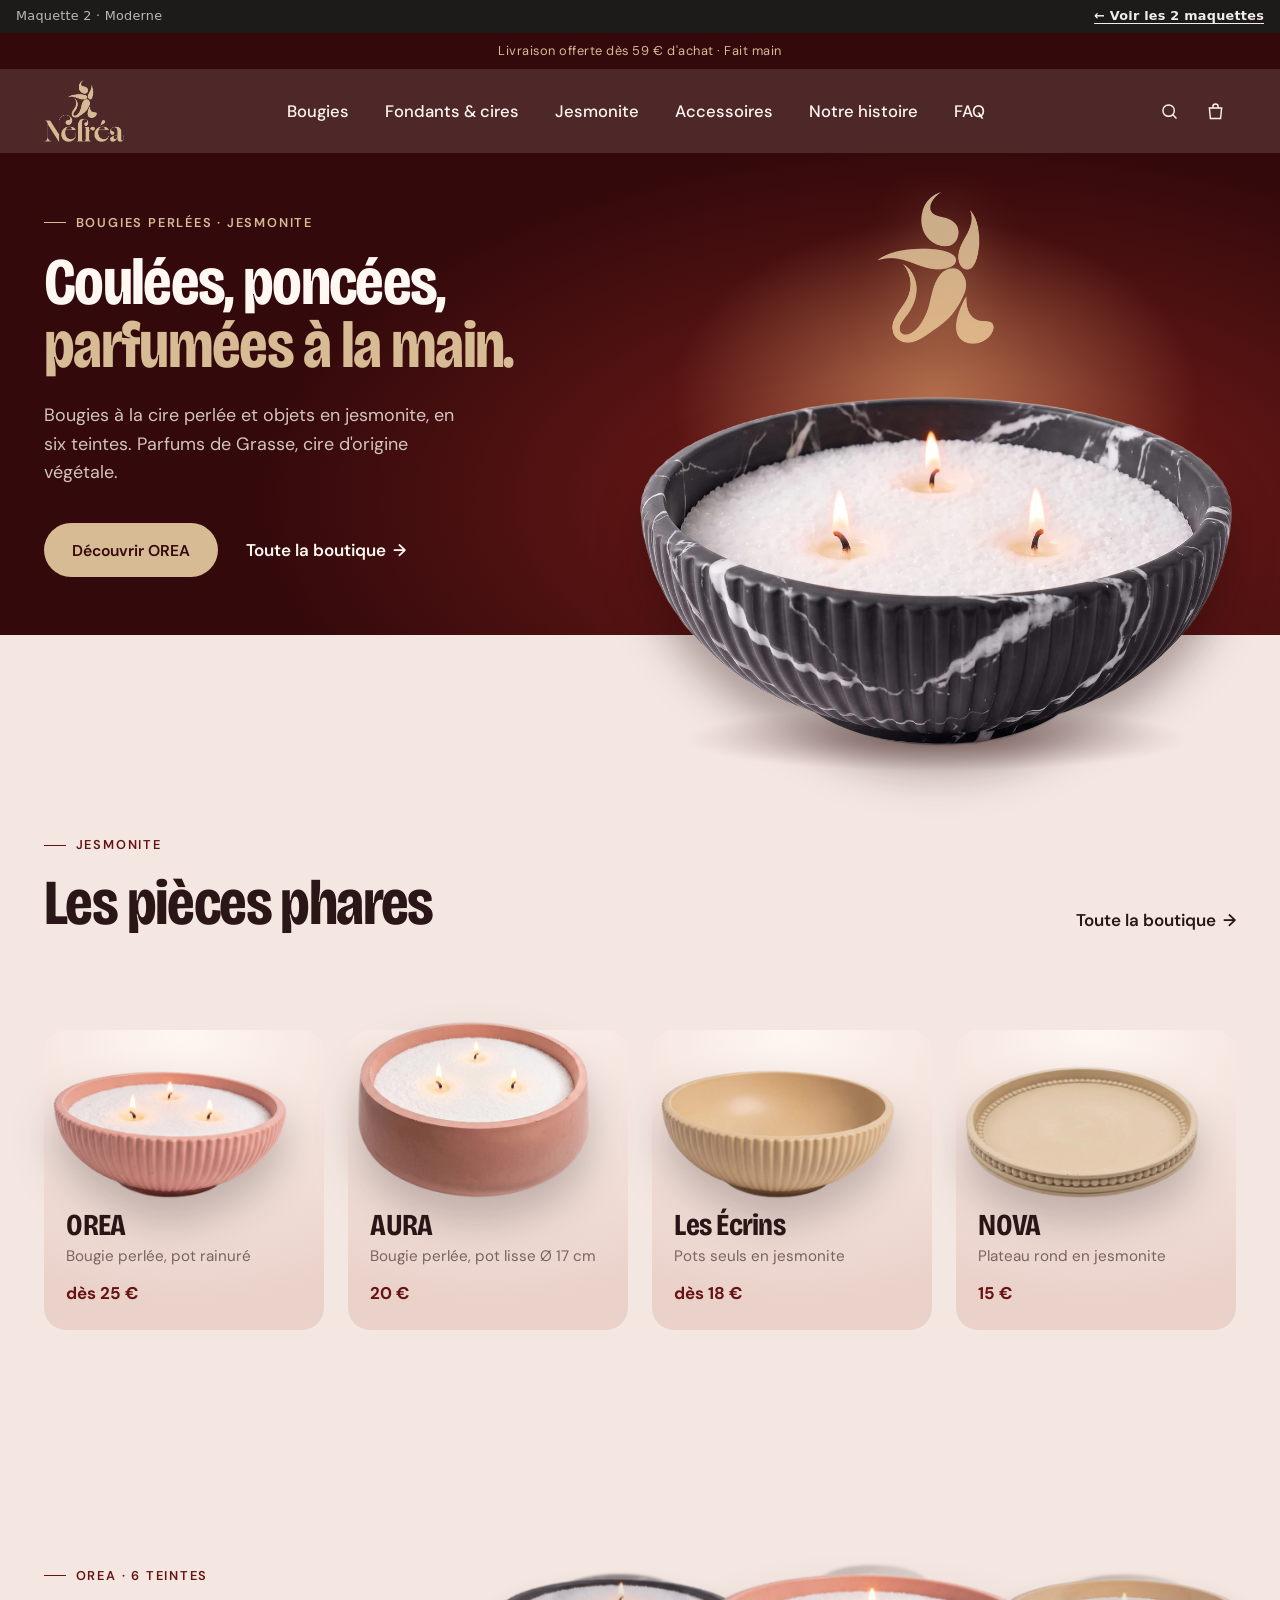
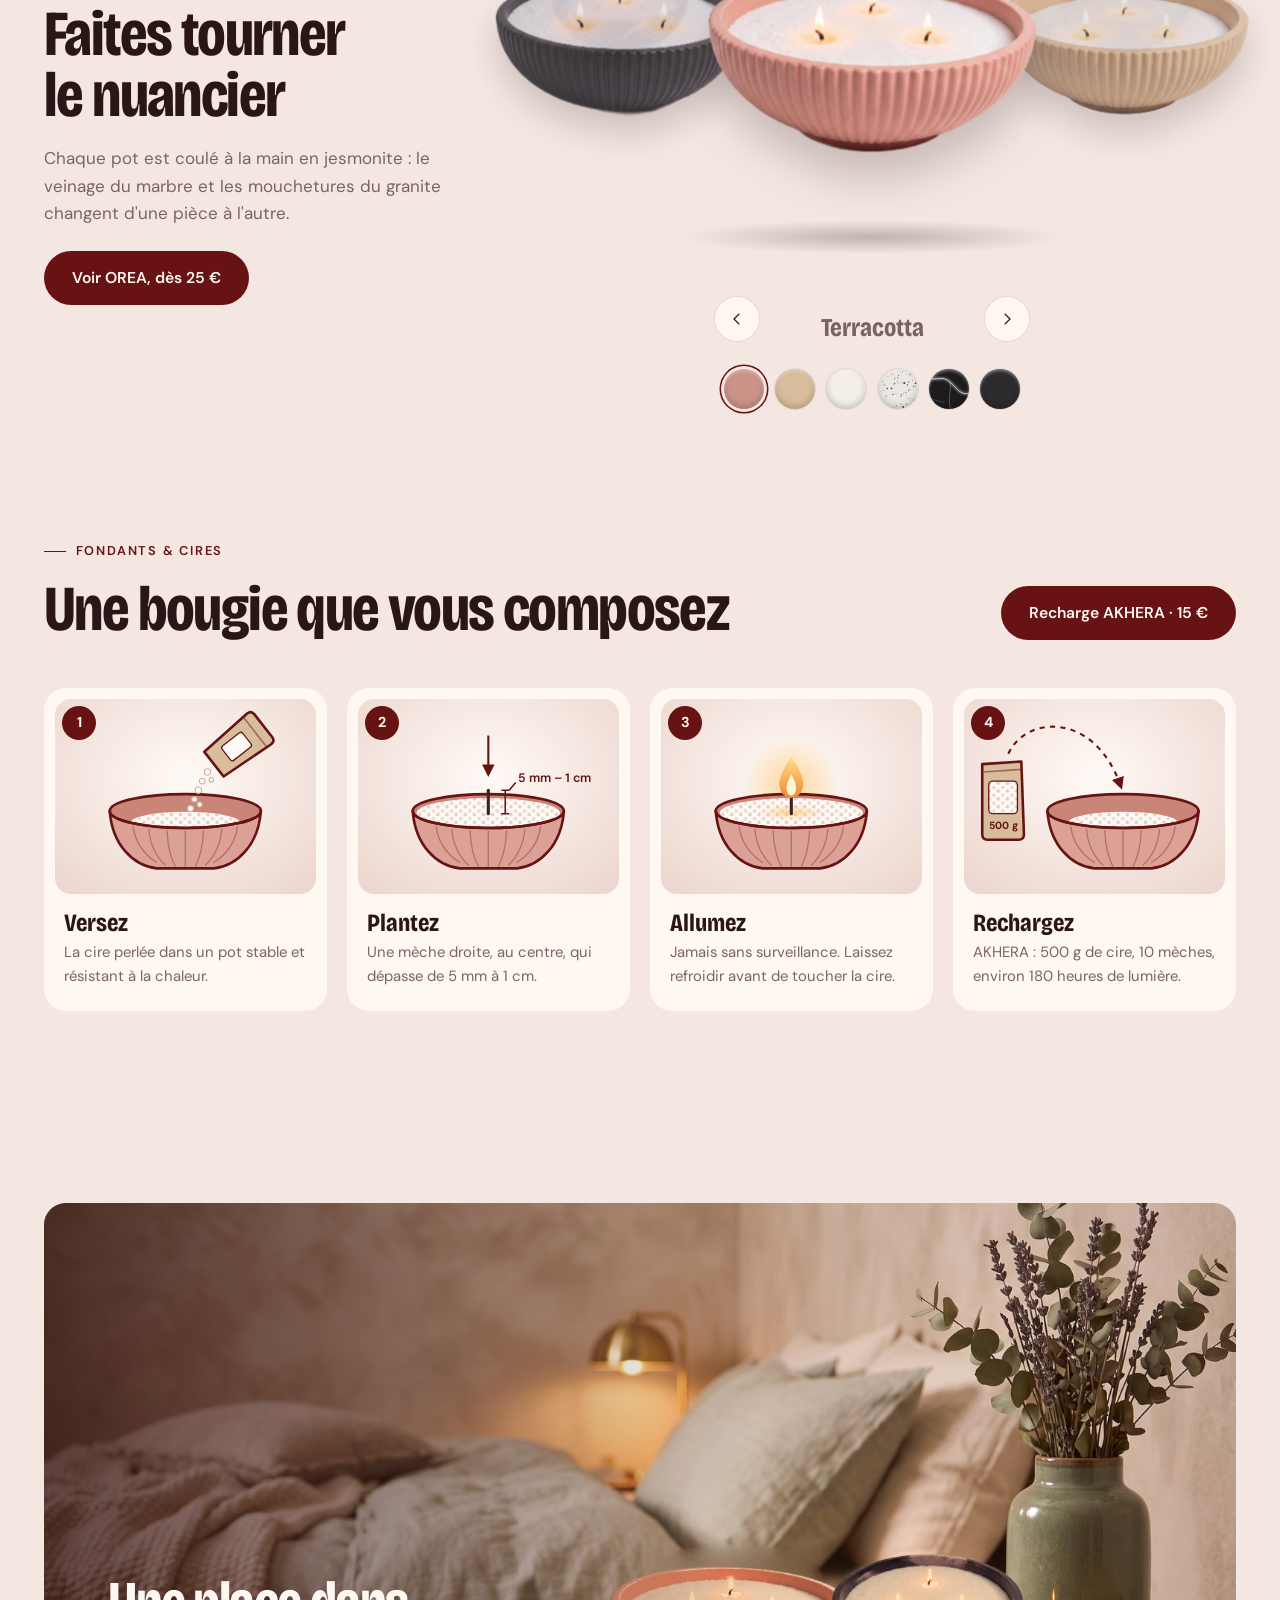
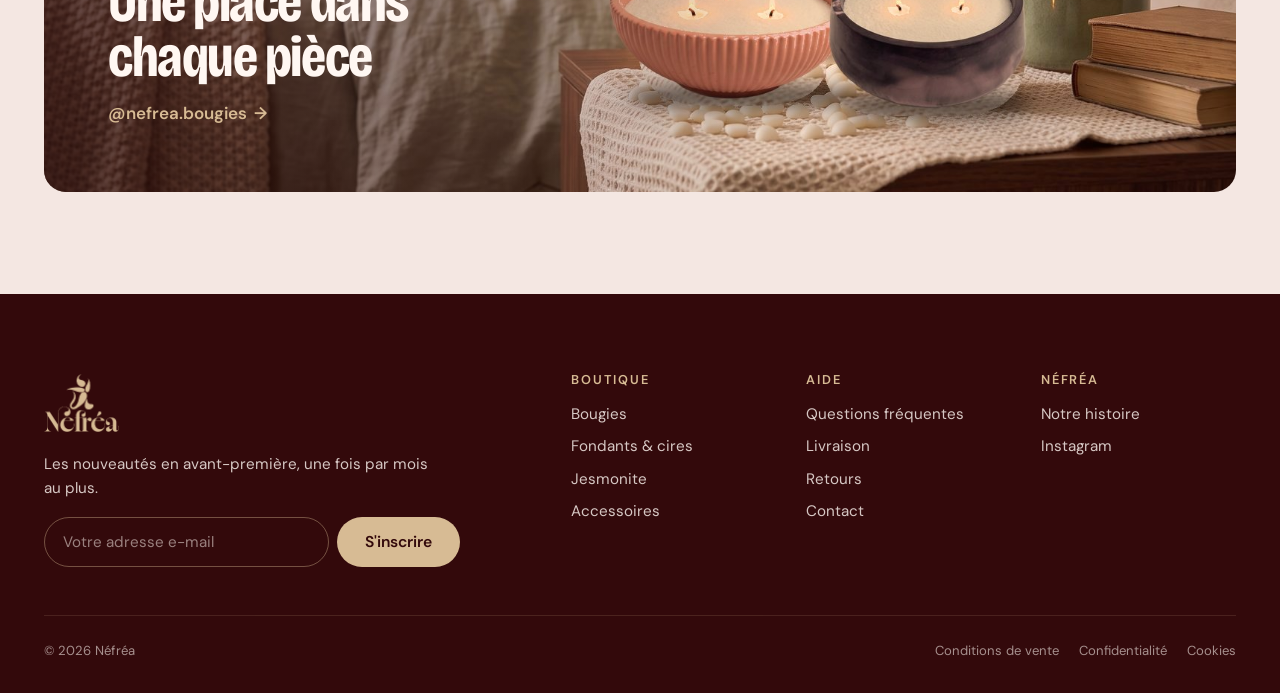
<file: moderne/index.html>
<!doctype html>
<html lang="fr">
<head>
  <meta charset="utf-8">
  <meta name="viewport" content="width=device-width, initial-scale=1">
  <title>Néfréa · Bougies perlées et jesmonite faites main</title>
  <link rel="preconnect" href="https://fonts.googleapis.com">
  <link rel="preconnect" href="https://fonts.gstatic.com" crossorigin>
  <link href="https://fonts.googleapis.com/css2?family=Bricolage+Grotesque:opsz,wdth,wght@12..96,75..100,400..800&family=DM+Sans:opsz,wght@9..40,400..700&display=swap" rel="stylesheet">
  <link rel="stylesheet" href="../commun.css?v=20261118-215306">
  <link rel="stylesheet" href="style.css?v=20261118-215306">
</head>
<body>
<div class="bandeau-maquette"><span>Maquette 2 · Moderne</span><a href="../index.html">← Voir les 2 maquettes</a></div>

  <a class="visuellement-cache" href="#contenu">Aller au contenu</a>

  <div class="annonce">Livraison offerte dès 59 € d'achat · Fait main</div>

  <header class="entete sur-fonce">
    <div class="conteneur entete__barre">
      <button class="icone-bouton burger" type="button" aria-label="Ouvrir le menu" aria-expanded="false" aria-controls="menu-mobile" data-ouvre-menu>
        <svg viewBox="0 0 24 24" fill="none" stroke="currentColor" stroke-width="1.6" aria-hidden="true"><path d="M4 8h16M4 16h10"/></svg>
      </button>
      <a class="entete__logo" href="index.html" aria-label="Néfréa, accueil">
        <img src="../img/logo.png" alt="Néfréa" width="606" height="471">
      </a>
      <nav aria-label="Menu principal">
        <ul class="nav">
          <li><a href="#teintes">Bougies</a></li>
          <li><a href="#cire">Fondants &amp; cires</a></li>
          <li><a href="#pieces">Jesmonite</a></li>
          <li><a href="#pieces">Accessoires</a></li>
          <li><a href="#pied">Notre histoire</a></li>
          <li><a href="#pied">FAQ</a></li>
        </ul>
      </nav>
      <div class="icones">
        <a class="icone-bouton masque-mobile" href="#" aria-label="Rechercher">
          <svg viewBox="0 0 24 24" fill="none" stroke="currentColor" stroke-width="1.6" aria-hidden="true"><circle cx="11" cy="11" r="6.5"/><path d="m20 20-4.2-4.2"/></svg>
        </a>
        <a class="icone-bouton" href="#" aria-label="Panier">
          <svg viewBox="0 0 24 24" fill="none" stroke="currentColor" stroke-width="1.6" aria-hidden="true"><path d="M5 8h14l-1.2 12H6.2L5 8Z"/><path d="M9 8V6.5a3 3 0 0 1 6 0V8"/></svg>
          <span class="panier-compteur" data-compteur-panier hidden>0</span>
        </a>
      </div>
    </div>
  </header>

  <div class="tiroir" id="menu-mobile" data-menu>
    <div class="tiroir__fond" data-ferme-menu></div>
    <div class="tiroir__panneau" role="dialog" aria-modal="true" aria-label="Menu">
      <div class="tiroir__haut">
        <img src="../img/logo.png" alt="" width="606" height="471" style="height:40px;width:auto">
        <button class="icone-bouton" type="button" aria-label="Fermer le menu" data-ferme-menu>
          <svg viewBox="0 0 24 24" fill="none" stroke="currentColor" stroke-width="1.6" aria-hidden="true"><path d="M6 6l12 12M18 6 6 18"/></svg>
        </button>
      </div>
      <ul class="tiroir__liste">
        <li><a href="#teintes">Bougies</a></li>
        <li><a href="#cire">Fondants &amp; cires</a></li>
        <li><a href="#pieces">Jesmonite</a></li>
        <li><a href="#pieces">Accessoires</a></li>
      </ul>
      <ul class="tiroir__secondaire">
        <li><a href="#pied">Notre histoire</a></li>
        <li><a href="#pied">FAQ</a></li>
        <li><a href="#pied">Contact</a></li>
      </ul>
    </div>
  </div>

  <main id="contenu">

    <!-- Ouverture : le bandeau bordeaux, et la bougie posée devant qui en déborde vers le bas -->
    <section class="ouverture sur-fonce" aria-labelledby="titre-ouverture">
      <div class="conteneur ouverture__grille">
        <div class="ouverture__texte">
          <span class="surtitre">Bougies perlées · Jesmonite</span>
          <h1 id="titre-ouverture">Coulées, poncées, <span>parfumées à la main.</span></h1>
          <p>Bougies à la cire perlée et objets en jesmonite, en six teintes. Parfums de Grasse, cire d'origine végétale.</p>
          <div class="ouverture__actions">
            <a class="bouton bouton--or" href="produit-orea.html">Découvrir OREA</a>
            <a class="lien-fleche" href="#pieces">Toute la boutique</a>
          </div>
        </div>
        <img class="ouverture__embleme" src="../img/embleme.png" alt="" width="222" height="290">
        <div class="debord">
          <div class="debord__halo"></div>
          <div class="debord__ombre"></div>
          <img class="debord__pot" src="../img/detoure/orea-marbre.webp" alt="Bougie OREA en jesmonite marbre noir et blanc, allumée" width="1100" height="655" fetchpriority="high">
        </div>
      </div>
    </section>

    <!-- Pièces phares : l'objet sort de sa carte -->
    <section class="section" id="pieces" aria-labelledby="titre-pieces">
      <div class="conteneur">
        <div class="section__tete">
          <div>
            <span class="surtitre">Jesmonite</span>
            <h2 class="titre-section" id="titre-pieces">Les pièces phares</h2>
          </div>
          <a class="lien-fleche" href="#">Toute la boutique</a>
        </div>
        <ul class="pieces">
          <li class="piece">
            <img class="piece__objet" src="../img/detoure/orea-terracotta.webp" alt="" width="1100" height="605" loading="lazy">
            <h3><a href="produit-orea.html">OREA</a></h3>
            <p>Bougie perlée, pot rainuré</p>
            <span class="piece__prix">dès 25 €</span>
          </li>
          <li class="piece">
            <img class="piece__objet" src="../img/detoure/aura-4.webp" alt="" width="1085" height="824" loading="lazy">
            <h3><a href="#">AURA</a></h3>
            <p>Bougie perlée, pot lisse Ø 17 cm</p>
            <span class="piece__prix">20 €</span>
          </li>
          <li class="piece">
            <img class="piece__objet" src="../img/detoure/ecrins-2.webp" alt="" width="1100" height="607" loading="lazy">
            <h3><a href="#">Les Écrins</a></h3>
            <p>Pots seuls en jesmonite</p>
            <span class="piece__prix">dès 18 €</span>
          </li>
          <li class="piece">
            <img class="piece__objet" src="../img/detoure/nova-beige.webp" alt="" width="1100" height="627" loading="lazy">
            <h3><a href="#">NOVA</a></h3>
            <p>Plateau rond en jesmonite</p>
            <span class="piece__prix">15 €</span>
          </li>
        </ul>
      </div>
    </section>

    <!-- Carrousel 3D des six teintes -->
    <section class="section" id="teintes" aria-labelledby="titre-teintes" style="padding-top:0">
      <div class="conteneur teintes">
        <div>
          <span class="surtitre">OREA · 6 teintes</span>
          <h2 class="titre-section" id="titre-teintes">Faites tourner le nuancier</h2>
          <p>Chaque pot est coulé à la main en jesmonite : le veinage du marbre et les mouchetures du granite changent d'une pièce à l'autre.</p>
          <p style="margin-top:1.5rem"><a class="bouton" href="produit-orea.html">Voir OREA, dès 25 €</a></p>
        </div>

        <div class="carrousel" data-carrousel>
          <div class="carrousel__scene">
            <div class="carrousel__socle"></div>
            <figure class="carrousel__item" data-index="0"><img src="../img/detoure/orea-terracotta.webp" alt="OREA terracotta" width="1100" height="605" loading="lazy"></figure>
            <figure class="carrousel__item" data-index="1"><img src="../img/detoure/orea-beige.webp" alt="OREA beige" width="1100" height="608" loading="lazy"></figure>
            <figure class="carrousel__item" data-index="2"><img src="../img/detoure/orea-blanc.webp" alt="OREA blanc" width="1100" height="657" loading="lazy"></figure>
            <figure class="carrousel__item" data-index="3"><img src="../img/detoure/orea-granite.webp" alt="OREA gris granite" width="1100" height="654" loading="lazy"></figure>
            <figure class="carrousel__item" data-index="4"><img src="../img/detoure/orea-marbre.webp" alt="OREA marbre noir et blanc" width="1100" height="655" loading="lazy"></figure>
            <figure class="carrousel__item" data-index="5"><img src="../img/detoure/orea-noir.webp" alt="OREA noir" width="1100" height="611" loading="lazy"></figure>
          </div>
          <div class="carrousel__bas">
            <button class="carrousel__fleche" type="button" aria-label="Teinte précédente" data-carrousel-pas="-1">
              <svg viewBox="0 0 24 24" fill="none" stroke="currentColor" stroke-width="1.6" aria-hidden="true"><path d="M15 5l-7 7 7 7"/></svg>
            </button>
            <p class="carrousel__nom" aria-live="polite" data-carrousel-nom>Terracotta</p>
            <button class="carrousel__fleche" type="button" aria-label="Teinte suivante" data-carrousel-pas="1">
              <svg viewBox="0 0 24 24" fill="none" stroke="currentColor" stroke-width="1.6" aria-hidden="true"><path d="M9 5l7 7-7 7"/></svg>
            </button>
          </div>
          <fieldset class="choix-teintes" data-carrousel-teintes>
            <legend class="visuellement-cache">Choisir une teinte</legend>
            <label title="Terracotta"><input type="radio" name="carrousel" value="0" data-nom="Terracotta" checked><span class="galet galet--terracotta"></span><span class="visuellement-cache">Terracotta</span></label>
            <label title="Beige"><input type="radio" name="carrousel" value="1" data-nom="Beige"><span class="galet galet--beige"></span><span class="visuellement-cache">Beige</span></label>
            <label title="Blanc"><input type="radio" name="carrousel" value="2" data-nom="Blanc"><span class="galet galet--blanc"></span><span class="visuellement-cache">Blanc</span></label>
            <label title="Gris granite"><input type="radio" name="carrousel" value="3" data-nom="Gris granite"><span class="galet galet--granite"></span><span class="visuellement-cache">Gris granite</span></label>
            <label title="Marbre noir et blanc"><input type="radio" name="carrousel" value="4" data-nom="Marbre noir et blanc"><span class="galet galet--marbre"></span><span class="visuellement-cache">Marbre noir et blanc</span></label>
            <label title="Noir"><input type="radio" name="carrousel" value="5" data-nom="Noir"><span class="galet galet--noir"></span><span class="visuellement-cache">Noir</span></label>
          </fieldset>
        </div>
      </div>
    </section>

    <!-- Cire perlée -->
    <section class="section" id="cire" aria-labelledby="titre-cire" style="padding-top:0">
      <!-- Éléments partagés par les quatre schémas (motif de cire, flamme, corps du pot) -->
      <svg class="schemas-defs" aria-hidden="true" focusable="false">
        <defs>
          <pattern id="perles" width="7" height="6" patternUnits="userSpaceOnUse">
            <rect width="7" height="6" fill="#fffaf6"/>
            <circle cx="1.8" cy="1.8" r="1.5" fill="#eadcd4"/>
            <circle cx="5.3" cy="4.6" r="1.4" fill="#e1cfc6"/>
          </pattern>
          <radialGradient id="halo-flamme">
            <stop offset="0" stop-color="#ffc56e" stop-opacity=".7"/>
            <stop offset="1" stop-color="#ffc56e" stop-opacity="0"/>
          </radialGradient>
          <linearGradient id="degrade-flamme" x1="0" y1="0" x2="0" y2="1">
            <stop offset="0" stop-color="#ffe08a"/>
            <stop offset="1" stop-color="#f0873a"/>
          </linearGradient>
          <marker id="pointe" viewBox="0 0 10 10" refX="6" refY="5" markerWidth="6" markerHeight="6" orient="auto-start-reverse">
            <path d="M0 0 L10 5 L0 10 Z" fill="#681313"/>
          </marker>
          <g id="bol-corps">
            <path d="M42 86 C44 112 60 128 78 130 L122 130 C140 128 156 112 158 86 A58 13 0 0 1 42 86 Z" fill="#dba196" stroke="#681313" stroke-width="2" stroke-linejoin="round"/>
            <g fill="none" stroke="#681313" stroke-width="1" stroke-opacity=".35" stroke-linecap="round">
              <path d="M60 97.9 Q62 114.7 78 125.5"/>
              <path d="M72 99.9 Q73.4 116.7 84.6 127.5"/>
              <path d="M86 101.1 Q86.7 117.8 92.3 128.5"/>
              <path d="M100 101.5 V128.5"/>
              <path d="M114 101.1 Q113.3 117.8 107.7 128.5"/>
              <path d="M128 99.9 Q126.6 116.7 115.4 127.5"/>
              <path d="M140 97.9 Q138 114.7 122 125.5"/>
            </g>
          </g>
        </defs>
      </svg>

      <div class="conteneur">
        <div class="section__tete section__tete--serre">
          <div>
            <span class="surtitre">Fondants &amp; cires</span>
            <h2 class="titre-section" id="titre-cire">Une bougie que vous composez</h2>
          </div>
          <a class="bouton" href="#">Recharge AKHERA · 15 €</a>
        </div>

        <ol class="etapes etapes--schemas">
          <li>
            <svg class="schema" viewBox="0 0 200 150" role="img" aria-label="Schéma : la cire perlée est versée depuis le sachet dans le pot">
              <ellipse cx="100" cy="86" rx="58" ry="13" fill="#c98577"/>
              <ellipse cx="100" cy="95" rx="42" ry="8.5" fill="url(#perles)"/>
              <use href="#bol-corps"/>
              <ellipse cx="100" cy="86" rx="58" ry="13" fill="none" stroke="#681313" stroke-width="2"/>
              <g class="perles-tombent" fill="#fffaf6" stroke="#c9b3a9" stroke-width=".8">
                <circle cx="117" cy="56" r="2.4" style="--i:0"/>
                <circle cx="113" cy="63" r="2.2" style="--i:1"/>
                <circle cx="110" cy="70" r="2.4" style="--i:2"/>
                <circle cx="107" cy="77" r="2.1" style="--i:3"/>
                <circle cx="104" cy="84" r="2.3" style="--i:4"/>
                <circle cx="120" cy="62" r="1.8" style="--i:2"/>
                <circle cx="111" cy="81" r="1.9" style="--i:1"/>
              </g>
              <g transform="translate(122 50) rotate(-38)">
                <path d="M0 -12 L44 -15 Q48 -15 48 -11 L48 11 Q48 15 44 15 L0 12 Z" fill="#d8bd9c" stroke="#681313" stroke-width="2" stroke-linejoin="round"/>
                <path d="M40 -14.5 V14.5" stroke="#681313" stroke-width="1.2" stroke-opacity=".5"/>
                <rect x="12" y="-7" width="20" height="14" rx="2" fill="#fffaf6" stroke="#681313" stroke-width="1"/>
              </g>
            </svg>
            <strong>Versez</strong>
            <p>La cire perlée dans un pot stable et résistant à la chaleur.</p>
          </li>
          <li>
            <svg class="schema" viewBox="0 0 200 150" role="img" aria-label="Schéma : la mèche est plantée au centre et dépasse de 5 millimètres à 1 centimètre">
              <ellipse cx="100" cy="86" rx="58" ry="13" fill="#c98577"/>
              <ellipse cx="100" cy="87.5" rx="55" ry="11.5" fill="url(#perles)"/>
              <use href="#bol-corps"/>
              <ellipse cx="100" cy="86" rx="58" ry="13" fill="none" stroke="#681313" stroke-width="2"/>
              <g class="meche-descend">
                <path d="M100 28 V56" fill="none" stroke="#681313" stroke-width="1.6" marker-end="url(#pointe)"/>
                <line x1="100" y1="70" x2="100" y2="88" stroke="#3a2421" stroke-width="2.4" stroke-linecap="round"/>
              </g>
              <path d="M110 70 H116 M110 88 H116 M113 70 V88 M116 70 L121 64" fill="none" stroke="#681313" stroke-width="1.2"/>
              <text x="123" y="64" font-size="9.5" font-weight="600" fill="#681313" font-family="DM Sans, Segoe UI, sans-serif">5 mm – 1 cm</text>
            </svg>
            <strong>Plantez</strong>
            <p>Une mèche droite, au centre, qui dépasse de 5 mm à 1 cm.</p>
          </li>
          <li>
            <svg class="schema" viewBox="0 0 200 150" role="img" aria-label="Schéma : la mèche est allumée">
              <circle class="halo" cx="100" cy="66" r="36" fill="url(#halo-flamme)"/>
              <ellipse cx="100" cy="86" rx="58" ry="13" fill="#c98577"/>
              <ellipse cx="100" cy="87.5" rx="55" ry="11.5" fill="url(#perles)"/>
              <use href="#bol-corps"/>
              <ellipse cx="100" cy="86" rx="58" ry="13" fill="none" stroke="#681313" stroke-width="2"/>
              <ellipse class="halo" cx="100" cy="87" rx="26" ry="6" fill="url(#halo-flamme)"/>
              <line x1="100" y1="74" x2="100" y2="88" stroke="#3a2421" stroke-width="2.4" stroke-linecap="round"/>
              <g class="flamme">
                <path d="M100 44 C107 55 110 62 109 67 C108 73 104 76 100 76 C96 76 92 73 91 67 C90 62 93 55 100 44 Z" fill="url(#degrade-flamme)"/>
                <path d="M100 58 C103 63 104 67 103.5 70 C103 73 101.5 74 100 74 C98.5 74 97 73 96.5 70 C96 67 97 63 100 58 Z" fill="#fff6d6"/>
              </g>
            </svg>
            <strong>Allumez</strong>
            <p>Jamais sans surveillance. Laissez refroidir avant de toucher la cire.</p>
          </li>
          <li>
            <svg class="schema" viewBox="0 0 200 150" role="img" aria-label="Schéma : le pot est rechargé avec un sachet de 500 grammes de cire">
              <g transform="translate(22 0)">
                <ellipse cx="100" cy="86" rx="58" ry="13" fill="#c98577"/>
                <ellipse cx="100" cy="95" rx="42" ry="8.5" fill="url(#perles)"/>
                <use href="#bol-corps"/>
                <ellipse cx="100" cy="86" rx="58" ry="13" fill="none" stroke="#681313" stroke-width="2"/>
              </g>
              <path d="M14 50 L44 48 L46 104 Q46 108 42 108 L18 108 Q14 108 14 104 Z" fill="#d8bd9c" stroke="#681313" stroke-width="2" stroke-linejoin="round"/>
              <path d="M15 56 L44.3 54" stroke="#681313" stroke-width="1.2" stroke-opacity=".5"/>
              <rect x="19" y="63" width="22" height="25" rx="3" fill="url(#perles)" stroke="#681313" stroke-width="1"/>
              <text x="30" y="100" text-anchor="middle" font-size="8" font-weight="700" fill="#681313" font-family="DM Sans, Segoe UI, sans-serif">500 g</text>
              <path class="fleche-recharge" d="M34 42 C48 12 100 10 120 66" fill="none" stroke="#681313" stroke-width="1.6" stroke-dasharray="4 4" marker-end="url(#pointe)"/>
            </svg>
            <strong>Rechargez</strong>
            <p>AKHERA : 500 g de cire, 10 mèches, environ 180 heures de lumière.</p>
          </li>
        </ol>
      </div>
    </section>

    <!-- Bandeau photo avec plateau qui déborde -->
    <section aria-labelledby="titre-bandeau">
      <div class="conteneur">
        <div class="bandeau-photo">
          <div class="bandeau-photo__image">
            <img src="../img/ambiance-chambre-nefrea.jpg" alt="Bougies OREA terracotta et AURA marbre allumées sur une table de chevet, entourées de fondants" width="1600" height="893" loading="lazy">
          </div>
          <div class="bandeau-photo__texte">
            <h2 id="titre-bandeau">Une place dans chaque pièce</h2>
            <a class="lien-fleche" href="https://www.instagram.com/nefrea.bougies" rel="noopener">@nefrea.bougies</a>
          </div>
        </div>
      </div>
    </section>
  </main>

  <footer class="pied sur-fonce" id="pied">
    <div class="conteneur">
      <div class="pied__haut">
        <div>
          <div class="pied__logo"><img src="../img/logo.png" alt="Néfréa" width="606" height="471" loading="lazy"></div>
          <p>Les nouveautés en avant-première, une fois par mois au plus.</p>
          <form class="formulaire-ligne" onsubmit="event.preventDefault()">
            <label class="visuellement-cache" for="email-pied">Adresse e-mail</label>
            <input id="email-pied" type="email" placeholder="Votre adresse e-mail" autocomplete="email">
            <button class="bouton bouton--or" type="submit">S'inscrire</button>
          </form>
        </div>
        <div>
          <h3>Boutique</h3>
          <ul>
            <li><a href="#teintes">Bougies</a></li>
            <li><a href="#cire">Fondants &amp; cires</a></li>
            <li><a href="#pieces">Jesmonite</a></li>
            <li><a href="#pieces">Accessoires</a></li>
          </ul>
        </div>
        <div>
          <h3>Aide</h3>
          <ul>
            <li><a href="#">Questions fréquentes</a></li>
            <li><a href="#">Livraison</a></li>
            <li><a href="#">Retours</a></li>
            <li><a href="#">Contact</a></li>
          </ul>
        </div>
        <div>
          <h3>Néfréa</h3>
          <ul>
            <li><a href="#">Notre histoire</a></li>
            <li><a href="https://www.instagram.com/nefrea.bougies" rel="noopener">Instagram</a></li>
          </ul>
        </div>
      </div>
      <div class="pied__bas">
        <span>© 2026 Néfréa</span>
        <ul>
          <li><a href="#">Conditions de vente</a></li>
          <li><a href="#">Confidentialité</a></li>
          <li><a href="#">Cookies</a></li>
        </ul>
      </div>
    </div>
  </footer>

  <script src="../js/main.js?v=20261118-215306"></script>
</body>
</html>
</file>
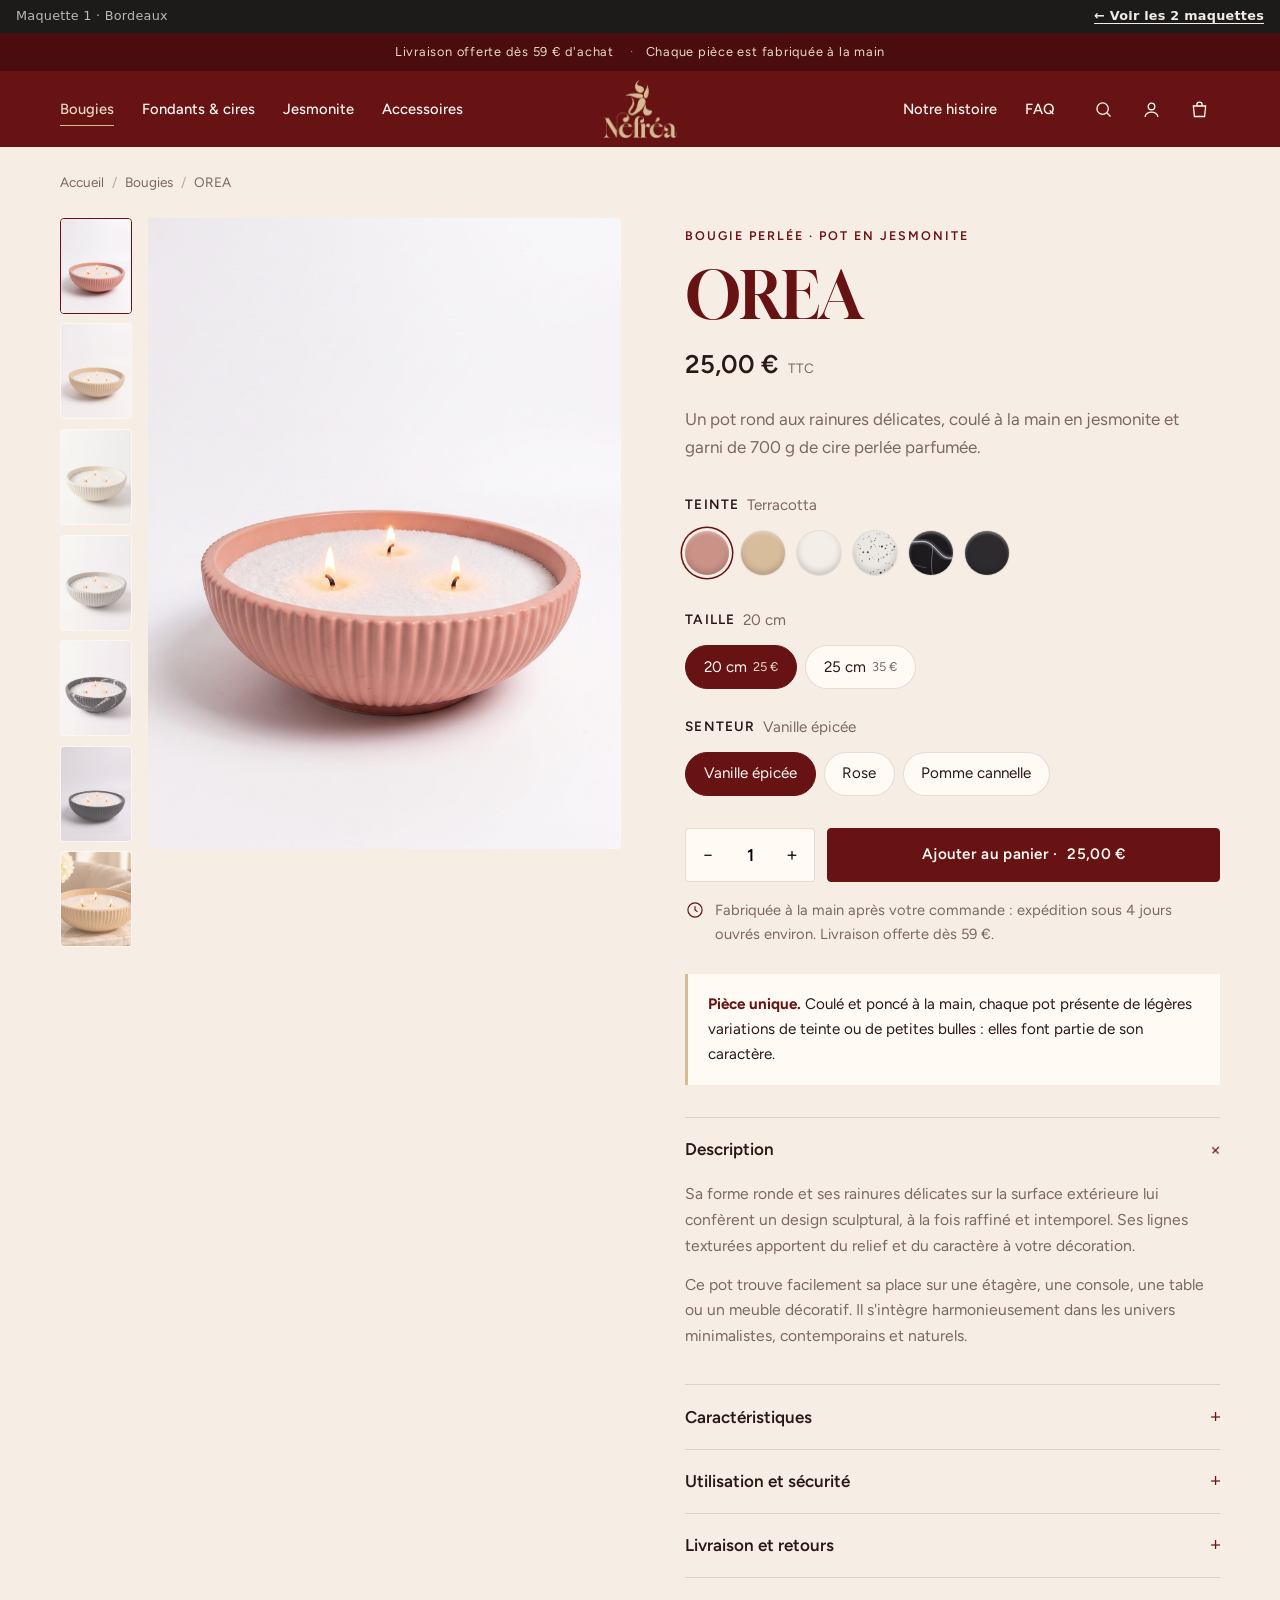
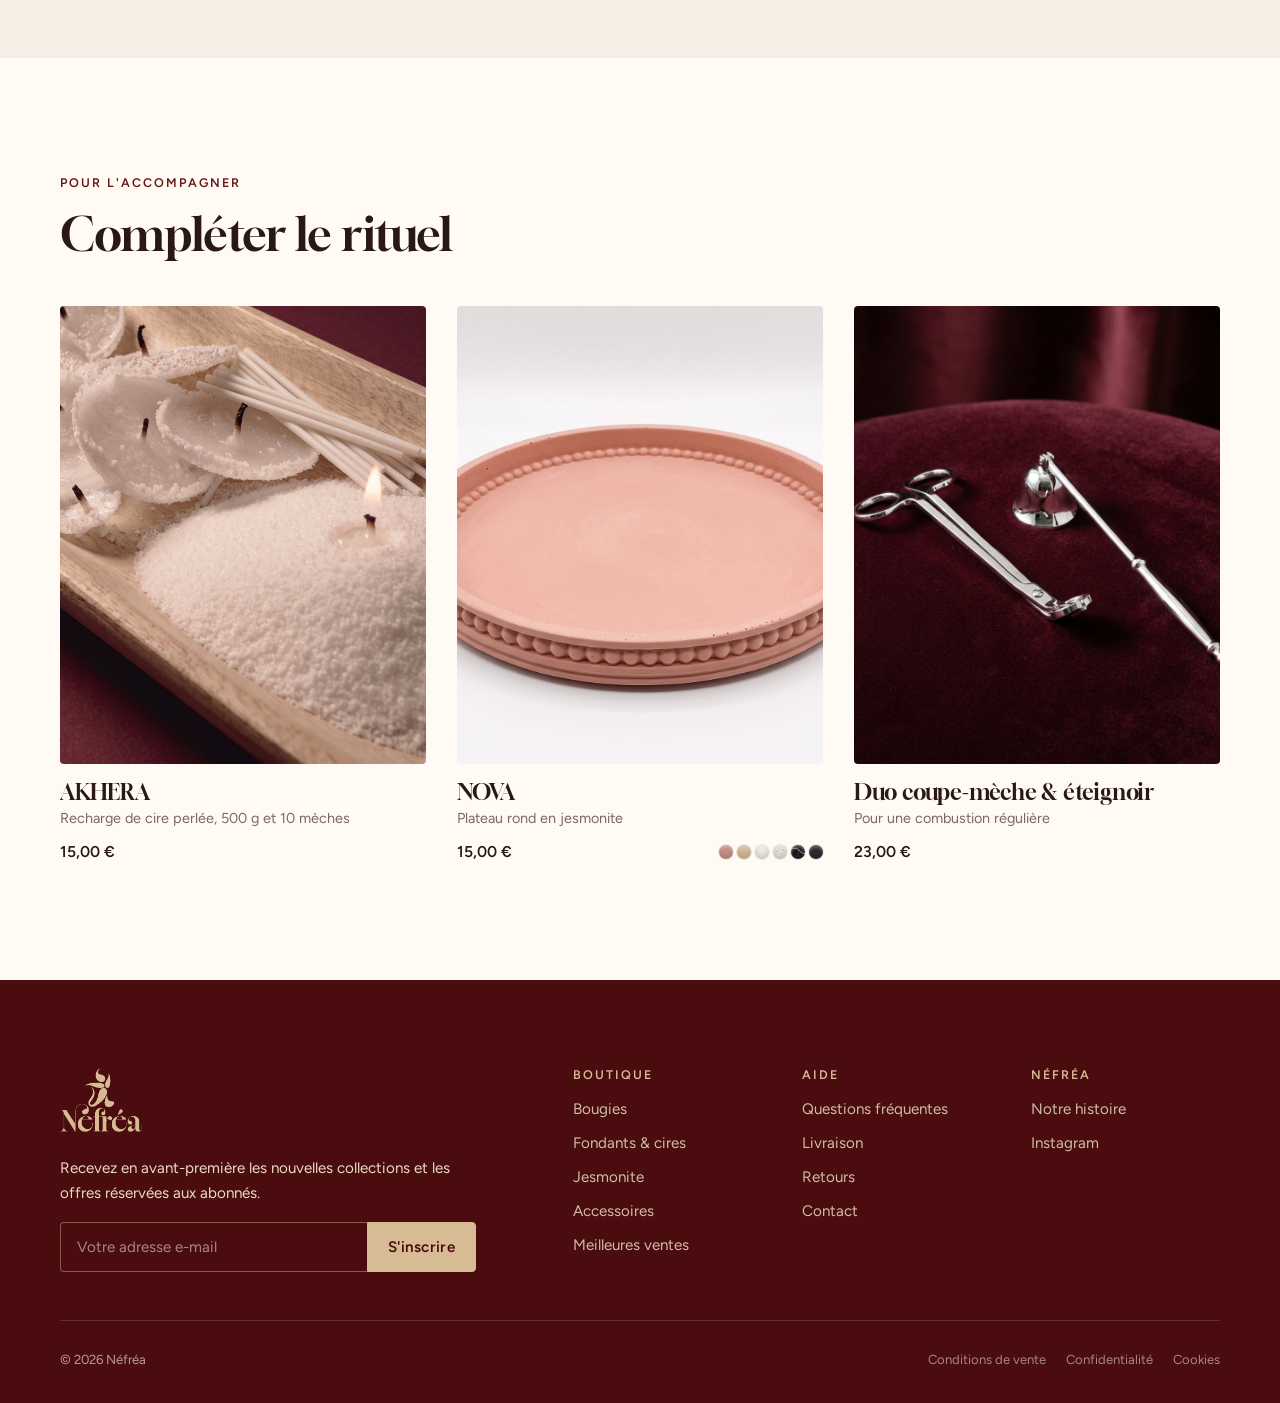
<file: bordeaux/produit-orea.html>
<!doctype html>
<html lang="fr">
<head>
  <meta charset="utf-8">
  <meta name="viewport" content="width=device-width, initial-scale=1">
  <title>OREA · Bougie perlée en jesmonite · Néfréa</title>
  <meta name="description" content="OREA : pot rond rainuré en jesmonite coulé à la main, garni de 700 g de cire perlée parfumée. Six teintes, deux tailles, trois senteurs.">
  <link rel="preconnect" href="https://fonts.googleapis.com">
  <link rel="preconnect" href="https://fonts.gstatic.com" crossorigin>
  <link href="https://fonts.googleapis.com/css2?family=Figtree:wght@400;500;600;700&family=Gloock&display=swap" rel="stylesheet">
  <link rel="stylesheet" href="../commun.css?v=20261118-215306">
  <link rel="stylesheet" href="style.css?v=20261118-215306">
  <script>document.documentElement.classList.add('js')</script>
</head>
<body>
<div class="bandeau-maquette"><span>Maquette 1 · Bordeaux</span><a href="../index.html">← Voir les 2 maquettes</a></div>

  <a class="visuellement-cache" href="#contenu">Aller au contenu</a>

  <div class="annonce">
    <span>Livraison offerte dès 59 € d'achat</span>
    <span>Chaque pièce est fabriquée à la main</span>
  </div>

  <header class="entete sur-fonce">
    <div class="conteneur entete__barre">
      <div class="entete__gauche">
        <button class="icone-bouton burger" type="button" aria-label="Ouvrir le menu" aria-expanded="false" aria-controls="menu-mobile" data-ouvre-menu>
          <svg viewBox="0 0 24 24" fill="none" stroke="currentColor" stroke-width="1.5" aria-hidden="true"><path d="M3 7h18M3 12h18M3 17h18"/></svg>
        </button>
        <nav aria-label="Boutique">
          <ul class="nav">
            <li><a href="index.html#meilleures-ventes" aria-current="page">Bougies</a></li>
            <li><a href="index.html#univers">Fondants &amp; cires</a></li>
            <li><a href="index.html#nuancier">Jesmonite</a></li>
            <li><a href="index.html#univers">Accessoires</a></li>
          </ul>
        </nav>
      </div>

      <a class="entete__logo" href="index.html" aria-label="Néfréa, accueil">
        <img src="../img/logo.png" alt="Néfréa" width="606" height="471">
      </a>

      <div class="entete__droite">
        <nav aria-label="Informations">
          <ul class="nav">
            <li><a href="index.html#atelier">Notre histoire</a></li>
            <li><a href="#pied">FAQ</a></li>
          </ul>
        </nav>
        <div class="icones">
          <a class="icone-bouton masque-mobile" href="#" aria-label="Rechercher">
            <svg viewBox="0 0 24 24" fill="none" stroke="currentColor" stroke-width="1.5" aria-hidden="true"><circle cx="11" cy="11" r="6.5"/><path d="m20 20-4.2-4.2"/></svg>
          </a>
          <a class="icone-bouton masque-mobile" href="#" aria-label="Mon compte">
            <svg viewBox="0 0 24 24" fill="none" stroke="currentColor" stroke-width="1.5" aria-hidden="true"><circle cx="12" cy="8.5" r="3.75"/><path d="M4.5 20.25c1.2-3.6 4-5.25 7.5-5.25s6.3 1.65 7.5 5.25"/></svg>
          </a>
          <a class="icone-bouton" href="#" aria-label="Panier, 0 article">
            <svg viewBox="0 0 24 24" fill="none" stroke="currentColor" stroke-width="1.5" aria-hidden="true"><path d="M5 8h14l-1.2 12H6.2L5 8Z"/><path d="M9 8V6.5a3 3 0 0 1 6 0V8"/></svg>
            <span class="panier-compteur" data-compteur-panier hidden>0</span>
          </a>
        </div>
      </div>
    </div>
  </header>

  <div class="tiroir" id="menu-mobile" data-menu>
    <div class="tiroir__fond" data-ferme-menu></div>
    <div class="tiroir__panneau" role="dialog" aria-modal="true" aria-label="Menu">
      <div class="tiroir__haut">
        <img src="../img/logo-vin.png" alt="" width="606" height="471" style="height:40px;width:auto">
        <button class="icone-bouton" type="button" aria-label="Fermer le menu" data-ferme-menu>
          <svg viewBox="0 0 24 24" fill="none" stroke="currentColor" stroke-width="1.5" aria-hidden="true"><path d="M6 6l12 12M18 6 6 18"/></svg>
        </button>
      </div>
      <ul class="tiroir__liste">
        <li><a href="index.html#meilleures-ventes">Bougies <small>3 créations</small></a></li>
        <li><a href="index.html#univers">Fondants &amp; cires <small>2 créations</small></a></li>
        <li><a href="index.html#nuancier">Jesmonite <small>2 créations</small></a></li>
        <li><a href="index.html#univers">Accessoires <small>3 créations</small></a></li>
      </ul>
      <ul class="tiroir__secondaire">
        <li><a href="index.html#atelier">Notre histoire</a></li>
        <li><a href="#pied">FAQ</a></li>
        <li><a href="#pied">Contact</a></li>
        <li><a href="#">Mon compte</a></li>
      </ul>
    </div>
  </div>

  <main id="contenu">
    <div class="conteneur">

      <nav class="fil-ariane" aria-label="Fil d'Ariane">
        <ol>
          <li><a href="index.html">Accueil</a></li>
          <li><a href="index.html#meilleures-ventes">Bougies</a></li>
          <li aria-current="page">OREA</li>
        </ol>
      </nav>

      <div class="produit" data-produit data-prix-base="25">

        <!-- Galerie -->
        <div class="galerie-produit">
          <ul class="galerie-produit__vignettes" aria-label="Photos du produit">
            <li><button type="button" aria-current="true" data-vignette="../img/orea-terracotta.jpg" data-teinte="terracotta"><img src="../img/orea-terracotta.jpg" alt="Teinte terracotta" width="1600" height="2143"></button></li>
            <li><button type="button" data-vignette="../img/orea-beige.jpg" data-teinte="beige"><img src="../img/orea-beige.jpg" alt="Teinte beige" width="1600" height="2143" loading="lazy"></button></li>
            <li><button type="button" data-vignette="../img/orea-blanc.jpg" data-teinte="blanc"><img src="../img/orea-blanc.jpg" alt="Teinte blanc" width="1600" height="2143" loading="lazy"></button></li>
            <li><button type="button" data-vignette="../img/orea-granite.jpg" data-teinte="granite"><img src="../img/orea-granite.jpg" alt="Teinte gris granite" width="1600" height="2143" loading="lazy"></button></li>
            <li><button type="button" data-vignette="../img/orea-marbre.jpg" data-teinte="marbre"><img src="../img/orea-marbre.jpg" alt="Teinte marbre noir et blanc" width="1600" height="2143" loading="lazy"></button></li>
            <li><button type="button" data-vignette="../img/orea-noir.jpg" data-teinte="noir"><img src="../img/orea-noir.jpg" alt="Teinte noir" width="1600" height="2143" loading="lazy"></button></li>
            <li><button type="button" data-vignette="../img/ambiance-6.jpg"><img src="../img/ambiance-6.jpg" alt="OREA beige allumée sur une table" width="1600" height="893" loading="lazy"></button></li>
          </ul>
          <div class="galerie-produit__principale">
            <img src="../img/orea-terracotta.jpg" alt="Bougie OREA, teinte terracotta" width="1600" height="2143" data-image-principale>
          </div>
        </div>

        <!-- Informations -->
        <div class="produit__infos">
          <span class="surtitre">Bougie perlée · pot en jesmonite</span>
          <h1>OREA</h1>
          <p class="produit__prix"><span data-prix>25,00 €</span> <small>TTC</small></p>
          <p class="produit__accroche">Un pot rond aux rainures délicates, coulé à la main en jesmonite et garni de 700&nbsp;g de cire perlée parfumée.</p>

          <form data-formulaire-achat>
            <fieldset class="option">
              <legend>Teinte <span data-libelle-teinte>Terracotta</span></legend>
              <div class="choix-teintes">
                <label title="Terracotta"><input type="radio" name="teinte" value="terracotta" data-nom="Terracotta" checked><span class="galet galet--terracotta"></span><span class="visuellement-cache">Terracotta</span></label>
                <label title="Beige"><input type="radio" name="teinte" value="beige" data-nom="Beige"><span class="galet galet--beige"></span><span class="visuellement-cache">Beige</span></label>
                <label title="Blanc"><input type="radio" name="teinte" value="blanc" data-nom="Blanc"><span class="galet galet--blanc"></span><span class="visuellement-cache">Blanc</span></label>
                <label title="Gris granite"><input type="radio" name="teinte" value="granite" data-nom="Gris granite"><span class="galet galet--granite"></span><span class="visuellement-cache">Gris granite</span></label>
                <label title="Marbre noir et blanc"><input type="radio" name="teinte" value="marbre" data-nom="Marbre noir et blanc"><span class="galet galet--marbre"></span><span class="visuellement-cache">Marbre noir et blanc</span></label>
                <label title="Noir"><input type="radio" name="teinte" value="noir" data-nom="Noir"><span class="galet galet--noir"></span><span class="visuellement-cache">Noir</span></label>
              </div>
            </fieldset>

            <fieldset class="option">
              <legend>Taille <span data-libelle-taille>20 cm</span></legend>
              <div class="pastilles">
                <label><input type="radio" name="taille" value="20 cm" data-prix="25" checked><span>20 cm <small>25 €</small></span></label>
                <label><input type="radio" name="taille" value="25 cm" data-prix="35"><span>25 cm <small>35 €</small></span></label>
              </div>
            </fieldset>

            <fieldset class="option">
              <legend>Senteur <span data-libelle-senteur>Vanille épicée</span></legend>
              <div class="pastilles">
                <label><input type="radio" name="senteur" value="Vanille épicée" checked><span>Vanille épicée</span></label>
                <label><input type="radio" name="senteur" value="Rose"><span>Rose</span></label>
                <label><input type="radio" name="senteur" value="Pomme cannelle"><span>Pomme cannelle</span></label>
              </div>
            </fieldset>

            <div class="achat">
              <div class="quantite">
                <button type="button" aria-label="Retirer un" data-quantite="-1">−</button>
                <label class="visuellement-cache" for="quantite">Quantité</label>
                <input id="quantite" type="number" min="1" max="20" value="1" inputmode="numeric" data-champ-quantite>
                <button type="button" aria-label="Ajouter un" data-quantite="1">+</button>
              </div>
              <button class="bouton" type="submit" data-bouton-achat>Ajouter au panier · <span data-prix-total>25,00 €</span></button>
            </div>
          </form>

          <p class="produit__delai">
            <svg viewBox="0 0 24 24" fill="none" stroke="currentColor" stroke-width="1.4" aria-hidden="true"><circle cx="12" cy="12" r="8.5"/><path d="M12 7.5V12l3 2"/></svg>
            <span>Fabriquée à la main après votre commande : expédition sous 4 jours ouvrés environ. Livraison offerte dès 59&nbsp;€.</span>
          </p>

          <p class="piece-unique"><strong>Pièce unique.</strong> Coulé et poncé à la main, chaque pot présente de légères variations de teinte ou de petites bulles : elles font partie de son caractère.</p>

          <div class="accordeon">
            <details open>
              <summary>Description</summary>
              <div class="accordeon__contenu">
                <p>Sa forme ronde et ses rainures délicates sur la surface extérieure lui confèrent un design sculptural, à la fois raffiné et intemporel. Ses lignes texturées apportent du relief et du caractère à votre décoration.</p>
                <p>Ce pot trouve facilement sa place sur une étagère, une console, une table ou un meuble décoratif. Il s'intègre harmonieusement dans les univers minimalistes, contemporains et naturels.</p>
              </div>
            </details>
            <details>
              <summary>Caractéristiques</summary>
              <div class="accordeon__contenu">
                <dl class="caracteristiques">
                  <dt>Matière</dt><dd>Jesmonite coulée à la main</dd>
                  <dt>Forme</dt><dd>Ronde, extérieur rainuré</dd>
                  <dt>Tailles</dt><dd>20 cm ou 25 cm</dd>
                  <dt>Cire</dt><dd>700 g de cire perlée, mélange de cires d'origine végétale (soja, coco, palme)</dd>
                  <dt>Parfums</dt><dd>Parfums de Grasse</dd>
                </dl>
              </div>
            </details>
            <details>
              <summary>Utilisation et sécurité</summary>
              <div class="accordeon__contenu">
                <ul>
                  <li>Placez la bougie sur une surface stable, à l'abri des courants d'air et loin de tout objet inflammable.</li>
                  <li>Ne la laissez jamais allumée sans surveillance.</li>
                  <li>Tenez la cire hors de portée des enfants et des animaux.</li>
                  <li>Pour entretenir le pot : chiffon doux légèrement humide, pas d'éponge abrasive ni de lave-vaisselle.</li>
                </ul>
              </div>
            </details>
            <details>
              <summary>Livraison et retours</summary>
              <div class="accordeon__contenu">
                <p>Comptez environ 4 jours ouvrés pour la fabrication et la préparation de votre colis, puis le délai du transporteur. La livraison est offerte dès 59&nbsp;€ d'achat.</p>
                <p>Vous disposez de 14 jours après réception pour nous signaler un retour. Si un article est défectueux ou non conforme, Néfréa prend en charge les frais de retour.</p>
              </div>
            </details>
          </div>
        </div>
      </div>
    </div>

    <!-- Pour l'accompagner -->
    <section class="section section--cire" aria-labelledby="titre-accompagner">
      <div class="conteneur">
        <div class="section__tete">
          <div>
            <span class="surtitre">Pour l'accompagner</span>
            <h2 class="titre-section" id="titre-accompagner">Compléter le rituel</h2>
          </div>
        </div>
        <ul class="grille-produits grille-produits--3">
          <li class="carte apparait">
            <div class="carte__image"><img src="../img/akhera-1.jpg" alt="" width="1600" height="1600" loading="lazy"></div>
            <h3 class="carte__nom"><a href="#">AKHERA</a></h3>
            <p class="carte__type">Recharge de cire perlée, 500 g et 10 mèches</p>
            <div class="carte__bas"><span class="carte__prix">15,00 €</span></div>
          </li>
          <li class="carte apparait">
            <div class="carte__image"><img src="../img/nova-terracotta.jpg" alt="" width="1600" height="1195" loading="lazy"></div>
            <h3 class="carte__nom"><a href="#">NOVA</a></h3>
            <p class="carte__type">Plateau rond en jesmonite</p>
            <div class="carte__bas">
              <span class="carte__prix">15,00 €</span>
              <span class="mini-teintes" aria-label="6 teintes">
                <span class="galet galet--terracotta"></span><span class="galet galet--beige"></span><span class="galet galet--blanc"></span><span class="galet galet--granite"></span><span class="galet galet--marbre"></span><span class="galet galet--noir"></span>
              </span>
            </div>
          </li>
          <li class="carte apparait">
            <div class="carte__image"><img src="../img/duo.jpg" alt="" width="1024" height="1024" loading="lazy"></div>
            <h3 class="carte__nom"><a href="#">Duo coupe-mèche &amp; éteignoir</a></h3>
            <p class="carte__type">Pour une combustion régulière</p>
            <div class="carte__bas"><span class="carte__prix">23,00 €</span></div>
          </li>
        </ul>
      </div>
    </section>
  </main>

  <footer class="pied sur-fonce" id="pied">
    <div class="conteneur">
      <div class="pied__haut">
        <div class="pied__newsletter">
          <div class="pied__logo"><img src="../img/logo.png" alt="Néfréa" width="606" height="471" loading="lazy"></div>
          <p>Recevez en avant-première les nouvelles collections et les offres réservées aux abonnés.</p>
          <form class="formulaire-ligne" onsubmit="event.preventDefault()">
            <label class="visuellement-cache" for="email-pied">Adresse e-mail</label>
            <input id="email-pied" type="email" placeholder="Votre adresse e-mail" autocomplete="email">
            <button class="bouton bouton--or" type="submit">S'inscrire</button>
          </form>
        </div>
        <div>
          <h3>Boutique</h3>
          <ul>
            <li><a href="#">Bougies</a></li>
            <li><a href="#">Fondants &amp; cires</a></li>
            <li><a href="#">Jesmonite</a></li>
            <li><a href="#">Accessoires</a></li>
            <li><a href="#">Meilleures ventes</a></li>
          </ul>
        </div>
        <div>
          <h3>Aide</h3>
          <ul>
            <li><a href="#">Questions fréquentes</a></li>
            <li><a href="#">Livraison</a></li>
            <li><a href="#">Retours</a></li>
            <li><a href="#">Contact</a></li>
          </ul>
        </div>
        <div>
          <h3>Néfréa</h3>
          <ul>
            <li><a href="index.html#atelier">Notre histoire</a></li>
            <li><a href="https://www.instagram.com/nefrea.bougies" rel="noopener">Instagram</a></li>
          </ul>
        </div>
      </div>
      <div class="pied__bas">
        <span>© 2026 Néfréa</span>
        <ul>
          <li><a href="#">Conditions de vente</a></li>
          <li><a href="#">Confidentialité</a></li>
          <li><a href="#">Cookies</a></li>
        </ul>
      </div>
    </div>
  </footer>

  <!-- Barre d'achat collante (mobile) -->
  <div class="barre-achat" aria-hidden="true">
    <div class="barre-achat__infos"><strong>OREA</strong><span data-resume-variante>Terracotta · 20 cm · 25,00 €</span></div>
    <button class="bouton" type="button" tabindex="-1" data-achat-rapide>Ajouter</button>
  </div>

  <!-- Notification -->
  <div class="toast" role="status" aria-live="polite" data-toast>
    <img src="../img/orea-terracotta.jpg" alt="" data-toast-image>
    <p><strong>Ajouté au panier</strong><br><span data-toast-texte>OREA · Terracotta · 20 cm</span></p>
  </div>

  <script src="../js/main.js?v=20261118-215306"></script>
</body>
</html>
</file>
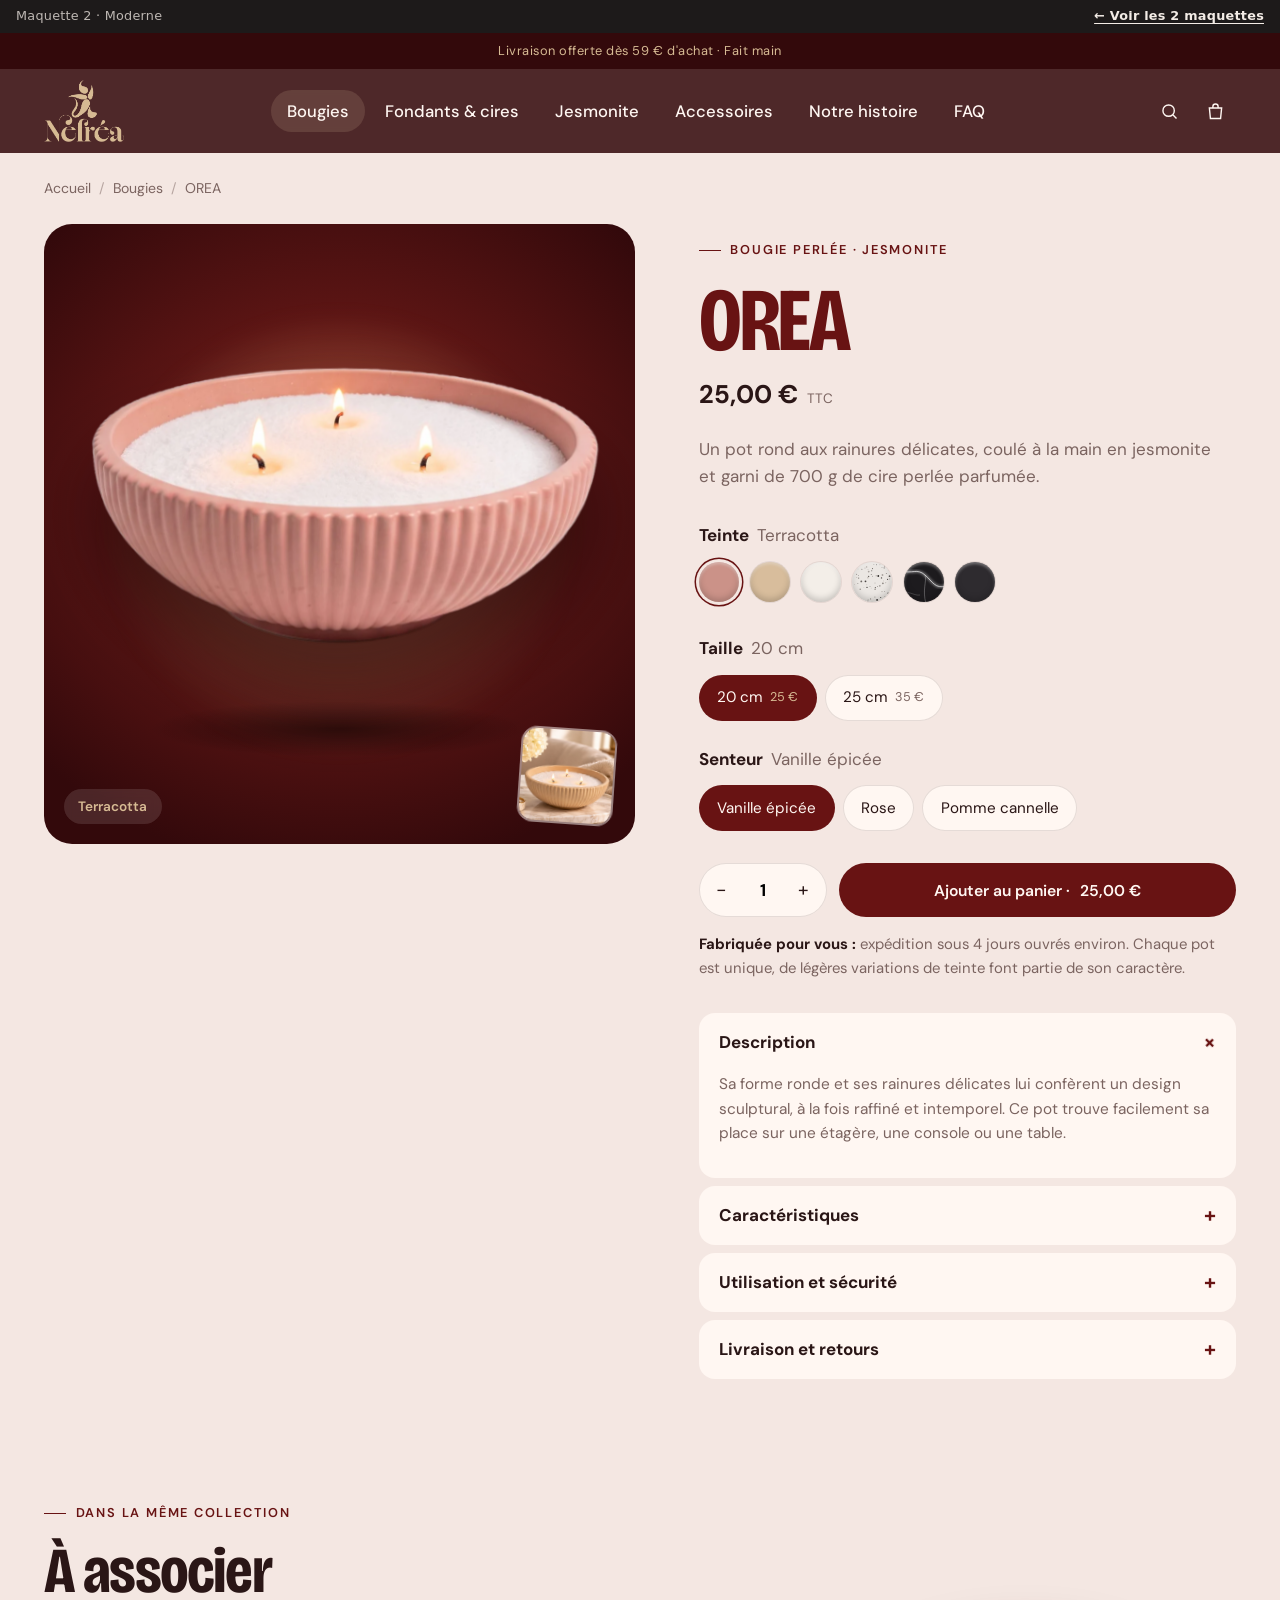
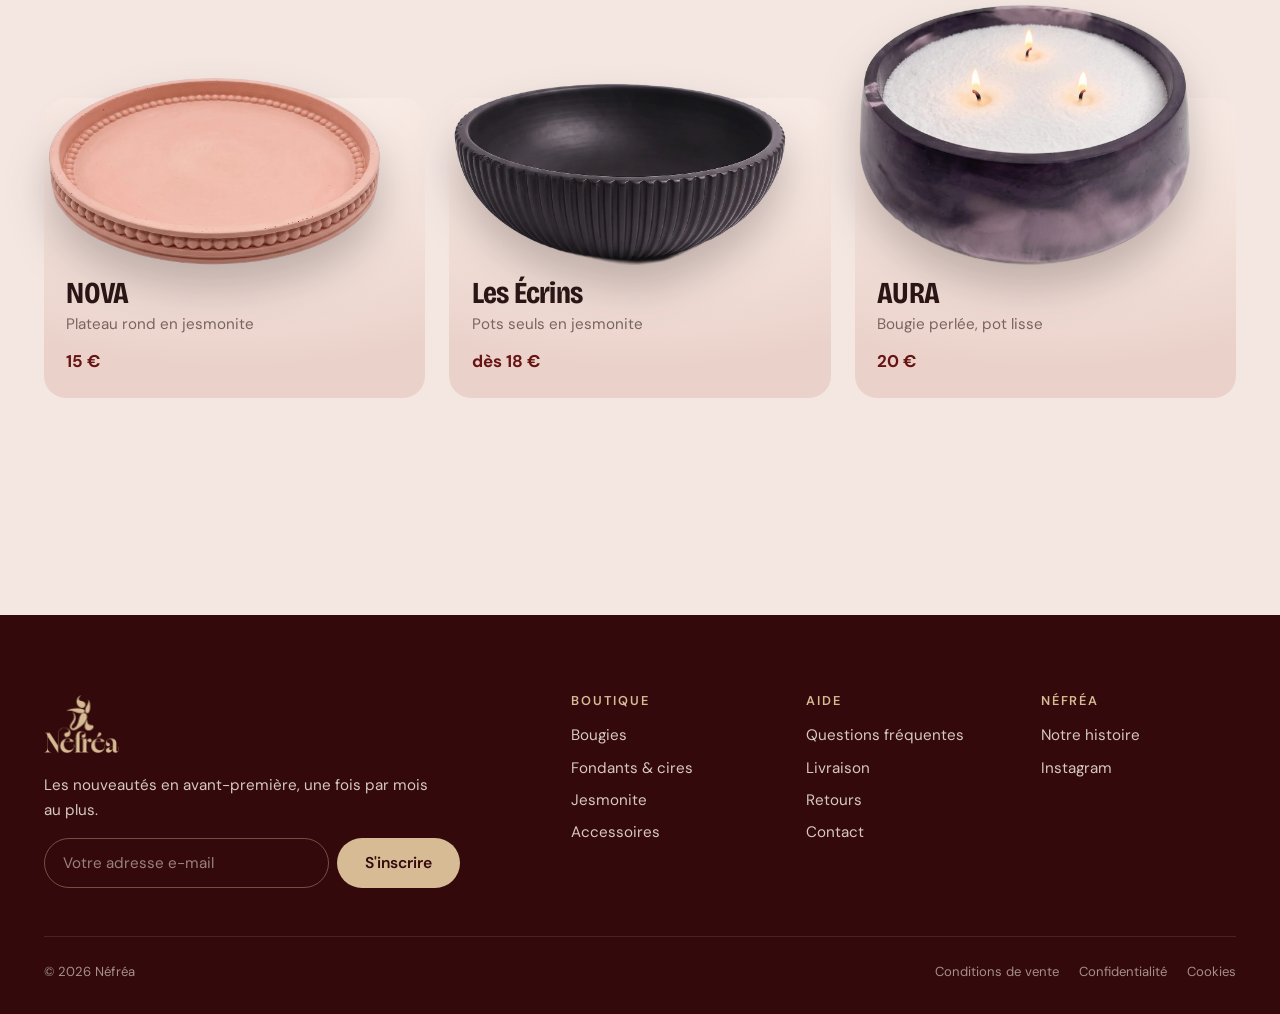
<file: moderne/produit-orea.html>
<!doctype html>
<html lang="fr">
<head>
  <meta charset="utf-8">
  <meta name="viewport" content="width=device-width, initial-scale=1">
  <title>OREA · Néfréa</title>
  <link rel="preconnect" href="https://fonts.googleapis.com">
  <link rel="preconnect" href="https://fonts.gstatic.com" crossorigin>
  <link href="https://fonts.googleapis.com/css2?family=Bricolage+Grotesque:opsz,wdth,wght@12..96,75..100,400..800&family=DM+Sans:opsz,wght@9..40,400..700&display=swap" rel="stylesheet">
  <link rel="stylesheet" href="../commun.css?v=20261118-215306">
  <link rel="stylesheet" href="style.css?v=20261118-215306">
</head>
<body>
<div class="bandeau-maquette"><span>Maquette 2 · Moderne</span><a href="../index.html">← Voir les 2 maquettes</a></div>

  <a class="visuellement-cache" href="#contenu">Aller au contenu</a>

  <div class="annonce">Livraison offerte dès 59 € d'achat · Fait main</div>

  <header class="entete sur-fonce">
    <div class="conteneur entete__barre">
      <button class="icone-bouton burger" type="button" aria-label="Ouvrir le menu" aria-expanded="false" aria-controls="menu-mobile" data-ouvre-menu>
        <svg viewBox="0 0 24 24" fill="none" stroke="currentColor" stroke-width="1.6" aria-hidden="true"><path d="M4 8h16M4 16h10"/></svg>
      </button>
      <a class="entete__logo" href="index.html" aria-label="Néfréa, accueil">
        <img src="../img/logo.png" alt="Néfréa" width="606" height="471">
      </a>
      <nav aria-label="Menu principal">
        <ul class="nav">
          <li><a href="index.html#teintes" aria-current="page">Bougies</a></li>
          <li><a href="index.html#cire">Fondants &amp; cires</a></li>
          <li><a href="index.html#pieces">Jesmonite</a></li>
          <li><a href="index.html#pieces">Accessoires</a></li>
          <li><a href="#pied">Notre histoire</a></li>
          <li><a href="#pied">FAQ</a></li>
        </ul>
      </nav>
      <div class="icones">
        <a class="icone-bouton masque-mobile" href="#" aria-label="Rechercher">
          <svg viewBox="0 0 24 24" fill="none" stroke="currentColor" stroke-width="1.6" aria-hidden="true"><circle cx="11" cy="11" r="6.5"/><path d="m20 20-4.2-4.2"/></svg>
        </a>
        <a class="icone-bouton" href="#" aria-label="Panier">
          <svg viewBox="0 0 24 24" fill="none" stroke="currentColor" stroke-width="1.6" aria-hidden="true"><path d="M5 8h14l-1.2 12H6.2L5 8Z"/><path d="M9 8V6.5a3 3 0 0 1 6 0V8"/></svg>
          <span class="panier-compteur" data-compteur-panier hidden>0</span>
        </a>
      </div>
    </div>
  </header>

  <div class="tiroir" id="menu-mobile" data-menu>
    <div class="tiroir__fond" data-ferme-menu></div>
    <div class="tiroir__panneau" role="dialog" aria-modal="true" aria-label="Menu">
      <div class="tiroir__haut">
        <img src="../img/logo.png" alt="" width="606" height="471" style="height:40px;width:auto">
        <button class="icone-bouton" type="button" aria-label="Fermer le menu" data-ferme-menu>
          <svg viewBox="0 0 24 24" fill="none" stroke="currentColor" stroke-width="1.6" aria-hidden="true"><path d="M6 6l12 12M18 6 6 18"/></svg>
        </button>
      </div>
      <ul class="tiroir__liste">
        <li><a href="index.html#teintes">Bougies</a></li>
        <li><a href="index.html#cire">Fondants &amp; cires</a></li>
        <li><a href="index.html#pieces">Jesmonite</a></li>
        <li><a href="index.html#pieces">Accessoires</a></li>
      </ul>
      <ul class="tiroir__secondaire">
        <li><a href="#pied">Notre histoire</a></li>
        <li><a href="#pied">FAQ</a></li>
        <li><a href="#pied">Contact</a></li>
      </ul>
    </div>
  </div>

  <main id="contenu">
    <div class="conteneur">
      <nav class="fil-ariane" aria-label="Fil d'Ariane">
        <ol>
          <li><a href="index.html">Accueil</a></li>
          <li><a href="index.html#teintes">Bougies</a></li>
          <li aria-current="page">OREA</li>
        </ol>
      </nav>

      <div class="produit" data-produit>
        <div class="scene-produit sur-fonce" data-scene>
          <div class="vedette__halo"></div>
          <div class="vedette__socle"></div>
          <div class="scene-produit__objet" data-incline>
            <img src="../img/detoure/orea-terracotta.webp" alt="Bougie OREA, teinte terracotta" width="1100" height="605" data-image-principale data-motif="detoure/orea-{t}.webp">
          </div>
          <span class="scene-produit__legende" data-libelle-teinte>Terracotta</span>
          <div class="scene-produit__photo"><img src="../img/ambiance-6.jpg" alt="OREA beige allumée sur une table" width="1600" height="893" loading="lazy"></div>
        </div>

        <div class="produit__infos">
          <span class="surtitre">Bougie perlée · jesmonite</span>
          <h1>OREA</h1>
          <p class="produit__prix"><span data-prix>25,00 €</span> <small>TTC</small></p>
          <p class="produit__accroche">Un pot rond aux rainures délicates, coulé à la main en jesmonite et garni de 700&nbsp;g de cire perlée parfumée.</p>

          <form data-formulaire-achat>
            <fieldset class="option">
              <legend>Teinte <span data-libelle-teinte>Terracotta</span></legend>
              <div class="choix-teintes">
                <label title="Terracotta"><input type="radio" name="teinte" value="terracotta" data-nom="Terracotta" checked><span class="galet galet--terracotta"></span><span class="visuellement-cache">Terracotta</span></label>
                <label title="Beige"><input type="radio" name="teinte" value="beige" data-nom="Beige"><span class="galet galet--beige"></span><span class="visuellement-cache">Beige</span></label>
                <label title="Blanc"><input type="radio" name="teinte" value="blanc" data-nom="Blanc"><span class="galet galet--blanc"></span><span class="visuellement-cache">Blanc</span></label>
                <label title="Gris granite"><input type="radio" name="teinte" value="granite" data-nom="Gris granite"><span class="galet galet--granite"></span><span class="visuellement-cache">Gris granite</span></label>
                <label title="Marbre noir et blanc"><input type="radio" name="teinte" value="marbre" data-nom="Marbre noir et blanc"><span class="galet galet--marbre"></span><span class="visuellement-cache">Marbre noir et blanc</span></label>
                <label title="Noir"><input type="radio" name="teinte" value="noir" data-nom="Noir"><span class="galet galet--noir"></span><span class="visuellement-cache">Noir</span></label>
              </div>
            </fieldset>

            <fieldset class="option">
              <legend>Taille <span data-libelle-taille>20 cm</span></legend>
              <div class="pastilles">
                <label><input type="radio" name="taille" value="20 cm" data-prix="25" checked><span>20 cm <small>25 €</small></span></label>
                <label><input type="radio" name="taille" value="25 cm" data-prix="35"><span>25 cm <small>35 €</small></span></label>
              </div>
            </fieldset>

            <fieldset class="option">
              <legend>Senteur <span data-libelle-senteur>Vanille épicée</span></legend>
              <div class="pastilles">
                <label><input type="radio" name="senteur" value="Vanille épicée" checked><span>Vanille épicée</span></label>
                <label><input type="radio" name="senteur" value="Rose"><span>Rose</span></label>
                <label><input type="radio" name="senteur" value="Pomme cannelle"><span>Pomme cannelle</span></label>
              </div>
            </fieldset>

            <div class="achat">
              <div class="quantite">
                <button type="button" aria-label="Retirer un" data-quantite="-1">−</button>
                <label class="visuellement-cache" for="quantite">Quantité</label>
                <input id="quantite" type="number" min="1" max="20" value="1" inputmode="numeric" data-champ-quantite>
                <button type="button" aria-label="Ajouter un" data-quantite="1">+</button>
              </div>
              <button class="bouton" type="submit">Ajouter au panier · <span data-prix-total>25,00 €</span></button>
            </div>
          </form>

          <p class="produit__delai"><strong>Fabriquée pour vous :</strong> expédition sous 4 jours ouvrés environ. Chaque pot est unique, de légères variations de teinte font partie de son caractère.</p>

          <div class="accordeon">
            <details open>
              <summary>Description</summary>
              <div class="accordeon__contenu">
                <p>Sa forme ronde et ses rainures délicates lui confèrent un design sculptural, à la fois raffiné et intemporel. Ce pot trouve facilement sa place sur une étagère, une console ou une table.</p>
              </div>
            </details>
            <details>
              <summary>Caractéristiques</summary>
              <div class="accordeon__contenu">
                <dl class="caracteristiques">
                  <dt>Matière</dt><dd>Jesmonite coulée à la main</dd>
                  <dt>Forme</dt><dd>Ronde, extérieur rainuré</dd>
                  <dt>Cire</dt><dd>700 g de cire perlée végétale (soja, coco, palme)</dd>
                  <dt>Parfums</dt><dd>Parfums de Grasse</dd>
                </dl>
              </div>
            </details>
            <details>
              <summary>Utilisation et sécurité</summary>
              <div class="accordeon__contenu">
                <ul>
                  <li>Sur une surface stable, loin des courants d'air et des objets inflammables.</li>
                  <li>Ne jamais laisser la bougie allumée sans surveillance.</li>
                  <li>Hors de portée des enfants et des animaux.</li>
                </ul>
              </div>
            </details>
            <details>
              <summary>Livraison et retours</summary>
              <div class="accordeon__contenu">
                <p>Environ 4 jours ouvrés de fabrication, puis le délai du transporteur. Livraison offerte dès 59 €. Retours sous 14 jours après réception.</p>
              </div>
            </details>
          </div>
        </div>
      </div>
    </div>

    <section class="section" aria-labelledby="titre-collection">
      <div class="conteneur">
        <div class="section__tete">
          <div>
            <span class="surtitre">Dans la même collection</span>
            <h2 class="titre-section" id="titre-collection">À associer</h2>
          </div>
        </div>
        <ul class="pieces pieces--3">
          <li class="piece">
            <img class="piece__objet" src="../img/detoure/nova-terracotta.webp" alt="" width="1100" height="628" loading="lazy">
            <h3><a href="#">NOVA</a></h3>
            <p>Plateau rond en jesmonite</p>
            <span class="piece__prix">15 €</span>
          </li>
          <li class="piece">
            <img class="piece__objet" src="../img/detoure/ecrins-3.webp" alt="" width="1100" height="609" loading="lazy">
            <h3><a href="#">Les Écrins</a></h3>
            <p>Pots seuls en jesmonite</p>
            <span class="piece__prix">dès 18 €</span>
          </li>
          <li class="piece">
            <img class="piece__objet" src="../img/detoure/aura-5.webp" alt="" width="1100" height="866" loading="lazy">
            <h3><a href="#">AURA</a></h3>
            <p>Bougie perlée, pot lisse</p>
            <span class="piece__prix">20 €</span>
          </li>
        </ul>
      </div>
    </section>
  </main>

  <footer class="pied sur-fonce" id="pied">
    <div class="conteneur">
      <div class="pied__haut">
        <div>
          <div class="pied__logo"><img src="../img/logo.png" alt="Néfréa" width="606" height="471" loading="lazy"></div>
          <p>Les nouveautés en avant-première, une fois par mois au plus.</p>
          <form class="formulaire-ligne" onsubmit="event.preventDefault()">
            <label class="visuellement-cache" for="email-pied">Adresse e-mail</label>
            <input id="email-pied" type="email" placeholder="Votre adresse e-mail" autocomplete="email">
            <button class="bouton bouton--or" type="submit">S'inscrire</button>
          </form>
        </div>
        <div>
          <h3>Boutique</h3>
          <ul>
            <li><a href="index.html#teintes">Bougies</a></li>
            <li><a href="index.html#cire">Fondants &amp; cires</a></li>
            <li><a href="index.html#pieces">Jesmonite</a></li>
            <li><a href="index.html#pieces">Accessoires</a></li>
          </ul>
        </div>
        <div>
          <h3>Aide</h3>
          <ul>
            <li><a href="#">Questions fréquentes</a></li>
            <li><a href="#">Livraison</a></li>
            <li><a href="#">Retours</a></li>
            <li><a href="#">Contact</a></li>
          </ul>
        </div>
        <div>
          <h3>Néfréa</h3>
          <ul>
            <li><a href="#">Notre histoire</a></li>
            <li><a href="https://www.instagram.com/nefrea.bougies" rel="noopener">Instagram</a></li>
          </ul>
        </div>
      </div>
      <div class="pied__bas">
        <span>© 2026 Néfréa</span>
        <ul>
          <li><a href="#">Conditions de vente</a></li>
          <li><a href="#">Confidentialité</a></li>
          <li><a href="#">Cookies</a></li>
        </ul>
      </div>
    </div>
  </footer>

  <div class="barre-achat" aria-hidden="true">
    <div class="barre-achat__infos"><strong>OREA</strong><span data-resume-variante>Terracotta · 20 cm · 25,00 €</span></div>
    <button class="bouton" type="button" tabindex="-1" data-achat-rapide>Ajouter</button>
  </div>

  <div class="toast" role="status" aria-live="polite" data-toast>
    <img src="../img/detoure/orea-terracotta.webp" alt="" data-toast-image>
    <p><strong>Ajouté au panier</strong><br><span data-toast-texte>OREA</span></p>
  </div>

  <script src="../js/main.js?v=20261118-215306"></script>
</body>
</html>
</file>
<file: commun.css>
/* Éléments communes aux trois maquettes (bandeau de navigation entre maquettes). */
[hidden] { display: none !important; }

.bandeau-maquette {
  display: flex;
  flex-wrap: wrap;
  align-items: center;
  justify-content: space-between;
  gap: 0.25rem 1rem;
  padding: 0.5rem max(16px, env(safe-area-inset-right, 0px)) 0.5rem max(16px, env(safe-area-inset-left, 0px));
  background: #1d1a1a;
  color: #f3ece6;
  font: 500 0.8rem/1.3 "Segoe UI", system-ui, -apple-system, sans-serif;
  letter-spacing: 0.02em;
}
.bandeau-maquette span { opacity: 0.75; }
.bandeau-maquette a {
  color: #f3ece6;
  font-weight: 600;
  text-decoration: underline;
  text-underline-offset: 3px;
}
.bandeau-maquette a:focus-visible { outline: 2px solid #f3ece6; outline-offset: 2px; }
</file>
<file: bordeaux/style.css>
/* ==========================================================================
   Néfréa — maquette de refonte
   Palette tirée du logo (or) et de la marque (bordeaux), teintes des pots
   en jesmonite pour le nuancier.
   ========================================================================== */

:root {
  /* Couleurs de marque */
  --vin: #681313;            /* bordeaux actuel du site */
  --vin-profond: #4a0c0e;    /* pied de page, bandeau */
  --vin-clair: #8a2b2b;      /* survols */
  --or: #d7bb94;             /* or du logo */
  --or-pale: #eadbc3;

  /* Fonds et texte */
  --lin: #f6eee5;            /* fond de page */
  --cire: #fffaf4;           /* blanc cire : cartes, vignettes */
  --encre: #2a1717;          /* texte courant */
  --brume: #7d6763;          /* texte secondaire */
  --trait: rgba(104, 19, 19, 0.14);

  /* Teintes jesmonite (nuancier) */
  --t-terracotta: #cb9288;
  --t-beige: #d8bd9c;
  --t-noir: #2e2b2f;
  --t-blanc: #f3eee8;
  --t-granite: #e9e5e1;
  --t-marbre: #1f1d20;

  /* Typo */
  --f-titre: "Gloock", "Georgia", serif;
  --f-texte: "Figtree", "Segoe UI", system-ui, sans-serif;

  /* Mise en page */
  --max: 1240px;
  --gouttiere: clamp(16px, 4vw, 40px);
  --rayon: 4px;
  --ombre: 0 1px 2px rgba(42, 23, 23, 0.06), 0 8px 24px rgba(42, 23, 23, 0.06);
}

*,
*::before,
*::after { box-sizing: border-box; }

html { -webkit-text-size-adjust: 100%; scroll-behavior: smooth; }

body {
  margin: 0;
  background: var(--lin);
  color: var(--encre);
  font-family: var(--f-texte);
  font-size: 1.0625rem;
  line-height: 1.65;
  -webkit-font-smoothing: antialiased;
}

img { display: block; max-width: 100%; height: auto; }

/* bande sous la barre système des téléphones */
body::before {
  content: "";
  position: fixed;
  inset: 0 0 auto;
  height: env(safe-area-inset-top, 0px);
  z-index: 60;
  background: var(--lin);
}
a { color: inherit; }
button { font: inherit; color: inherit; cursor: pointer; }

:focus-visible {
  outline: 2px solid var(--vin);
  outline-offset: 3px;
  border-radius: 2px;
}
.sur-fonce :focus-visible { outline-color: var(--or); }

.visuellement-cache {
  position: absolute !important;
  width: 1px; height: 1px;
  overflow: hidden; clip: rect(0 0 0 0);
  white-space: nowrap;
}

.conteneur {
  width: 100%;
  max-width: var(--max);
  margin-inline: auto;
  padding-inline: var(--gouttiere);
}

/* --------------------------------------------------------------------------
   Typographie
   -------------------------------------------------------------------------- */

h1, h2, h3 {
  font-family: var(--f-titre);
  font-weight: 400;
  line-height: 1.05;
  letter-spacing: -0.01em;
  margin: 0;
  text-wrap: balance;
}

.surtitre {
  display: block;
  font-size: 0.78rem;
  font-weight: 600;
  letter-spacing: 0.16em;
  text-transform: uppercase;
  color: var(--vin);
  margin-bottom: 1rem;
}
.sur-fonce .surtitre { color: var(--or); }

.titre-section { font-size: clamp(2rem, 3.6vw, 3rem); }

.chapo {
  font-size: 1.15rem;
  color: var(--brume);
  max-width: 34rem;
}

/* --------------------------------------------------------------------------
   Boutons
   -------------------------------------------------------------------------- */

.bouton {
  display: inline-flex;
  align-items: center;
  justify-content: center;
  gap: 0.6rem;
  min-height: 52px;
  padding: 0 1.75rem;
  border: 1px solid var(--vin);
  border-radius: var(--rayon);
  background: var(--vin);
  color: var(--cire);
  font-weight: 600;
  font-size: 0.95rem;
  letter-spacing: 0.02em;
  text-decoration: none;
  transition: background-color 0.2s, color 0.2s, border-color 0.2s;
}
.bouton:hover { background: var(--vin-clair); border-color: var(--vin-clair); }

.bouton--contour {
  background: transparent;
  color: var(--vin);
}
.bouton--contour:hover { background: var(--vin); color: var(--cire); }

.bouton--or {
  background: var(--or);
  border-color: var(--or);
  color: var(--vin-profond);
}
.bouton--or:hover { background: var(--or-pale); border-color: var(--or-pale); }

.lien-fleche {
  display: inline-flex;
  align-items: center;
  gap: 0.5rem;
  font-weight: 600;
  font-size: 0.95rem;
  color: var(--vin);
  text-decoration: none;
  border-bottom: 1px solid currentColor;
  padding-bottom: 2px;
}
.lien-fleche::after { content: "→"; transition: transform 0.2s; }
.lien-fleche:hover::after { transform: translateX(3px); }
.sur-fonce .lien-fleche { color: var(--or); }

/* --------------------------------------------------------------------------
   Bandeau d'annonce + en-tête
   -------------------------------------------------------------------------- */

.annonce {
  background: var(--vin-profond);
  color: var(--or-pale);
  font-size: 0.8rem;
  letter-spacing: 0.06em;
  text-align: center;
  padding: 0.55rem var(--gouttiere);
}
.annonce span + span::before { content: "·"; margin: 0 0.75rem; opacity: 0.6; }

.entete {
  position: sticky;
  top: env(safe-area-inset-top, 0px);
  z-index: 50;
  background: var(--vin);
  color: var(--cire);
}

.entete__barre {
  display: grid;
  grid-template-columns: 1fr auto 1fr;
  align-items: center;
  min-height: 76px;
  gap: 1.5rem;
}

.entete__logo img { height: 58px; width: auto; }

.nav {
  display: flex;
  gap: 1.75rem;
  list-style: none;
  margin: 0;
  padding: 0;
  font-size: 0.92rem;
  font-weight: 500;
}
.nav a {
  text-decoration: none;
  padding: 0.4rem 0;
  border-bottom: 1px solid transparent;
  transition: border-color 0.2s, color 0.2s;
}
.nav a:hover,
.nav a[aria-current="page"] { border-color: var(--or); color: var(--or-pale); }

.entete__droite {
  display: flex;
  align-items: center;
  justify-content: flex-end;
  gap: 1.75rem;
}

.icones { display: flex; align-items: center; gap: 0.35rem; }

.icone-bouton {
  position: relative;
  display: inline-grid;
  place-items: center;
  width: 42px;
  height: 42px;
  border: 0;
  border-radius: 50%;
  background: transparent;
  color: inherit;
  text-decoration: none;
}
.icone-bouton:hover { background: rgba(255, 255, 255, 0.08); }
.icone-bouton svg { width: 21px; height: 21px; }

.panier-compteur {
  position: absolute;
  top: 4px;
  right: 2px;
  min-width: 18px;
  height: 18px;
  padding: 0 5px;
  border-radius: 9px;
  background: var(--or);
  color: var(--vin-profond);
  font-size: 0.7rem;
  font-weight: 700;
  line-height: 18px;
  text-align: center;
}

.burger { display: none; }

/* Menu mobile */
.tiroir {
  position: fixed;
  inset: 0;
  z-index: 100;
  display: none;
}
.tiroir.est-ouvert { display: block; }
.tiroir__fond { position: absolute; inset: 0; background: rgba(42, 23, 23, 0.45); }
.tiroir__panneau {
  position: absolute;
  inset: 0 auto 0 0;
  width: min(86vw, 360px);
  background: var(--lin);
  padding: 1.25rem 1.5rem 2rem;
  overflow-y: auto;
  animation: glisse 0.25s ease-out;
}
@keyframes glisse { from { transform: translateX(-100%); } }
.tiroir__haut { display: flex; justify-content: space-between; align-items: center; margin-bottom: 1.5rem; }
.tiroir__haut .icone-bouton:hover { background: rgba(104, 19, 19, 0.08); }
.tiroir__liste { list-style: none; margin: 0 0 2rem; padding: 0; }
.tiroir__liste a {
  display: flex;
  justify-content: space-between;
  padding: 0.95rem 0;
  border-bottom: 1px solid var(--trait);
  font-family: var(--f-titre);
  font-size: 1.5rem;
  text-decoration: none;
}
.tiroir__liste small {
  font-family: var(--f-texte);
  font-size: 0.8rem;
  color: var(--brume);
  align-self: center;
}
.tiroir__secondaire { list-style: none; margin: 0; padding: 0; display: grid; gap: 0.6rem; }
.tiroir__secondaire a { text-decoration: none; color: var(--brume); }

/* --------------------------------------------------------------------------
   Accueil — Hero
   -------------------------------------------------------------------------- */

.hero {
  display: grid;
  grid-template-columns: minmax(0, 1fr) minmax(0, 1.2fr);
  align-items: stretch;
  min-height: clamp(480px, 56vw, 720px);
}

.hero__texte {
  align-self: center;
  padding: clamp(3rem, 6vw, 5rem) clamp(1.5rem, 4vw, 4rem) clamp(3rem, 6vw, 5rem)
    max(var(--gouttiere), calc((100vw - var(--max)) / 2 + var(--gouttiere)));
}

.hero h1 {
  font-size: clamp(2.7rem, 5.2vw, 4.75rem);
  line-height: 1;
  color: var(--vin);
  margin-bottom: 1.5rem;
}

.hero .chapo { margin: 0 0 2.25rem; }

.hero__actions { display: flex; flex-wrap: wrap; align-items: center; gap: 1.5rem; }

.hero__preuves {
  display: flex;
  flex-wrap: wrap;
  gap: 0.5rem 1.5rem;
  margin: 2.75rem 0 0;
  padding: 1.25rem 0 0;
  border-top: 1px solid var(--trait);
  list-style: none;
  font-size: 0.85rem;
  color: var(--brume);
}
.hero__preuves li::before {
  content: "";
  display: inline-block;
  width: 6px;
  height: 6px;
  margin-right: 0.55rem;
  border-radius: 50%;
  background: var(--or);
  vertical-align: middle;
}

.hero__image { position: relative; overflow: hidden; }
.hero__image img {
  position: absolute;
  inset: 0;
  width: 100%;
  height: 100%;
  object-fit: cover;
  object-position: 50% 60%;
}

/* --------------------------------------------------------------------------
   Sections
   -------------------------------------------------------------------------- */

.section { padding-block: clamp(4rem, 9vw, 7.5rem); }
.section--cire { background: var(--cire); }

.section__tete {
  display: flex;
  flex-wrap: wrap;
  align-items: flex-end;
  justify-content: space-between;
  gap: 1rem 2rem;
  margin-bottom: clamp(2rem, 4vw, 3rem);
}

/* --------------------------------------------------------------------------
   Cartes produit
   -------------------------------------------------------------------------- */

.grille-produits {
  display: grid;
  grid-template-columns: repeat(4, minmax(0, 1fr));
  gap: clamp(1rem, 2.4vw, 2rem);
  list-style: none;
  margin: 0;
  padding: 0;
}
.grille-produits--3 { grid-template-columns: repeat(3, minmax(0, 1fr)); }

.carte { position: relative; }
.carte a { text-decoration: none; }
.carte a::after { content: ""; position: absolute; inset: 0; } /* toute la carte est cliquable */

.carte__image {
  aspect-ratio: 4 / 5;
  overflow: hidden;
  border-radius: var(--rayon);
  background: var(--cire);
  margin-bottom: 1rem;
}
.section--cire .carte__image { background: var(--lin); }
.carte__image img {
  width: 100%;
  height: 100%;
  object-fit: cover;
  transition: transform 0.6s ease;
}
.carte:hover .carte__image img { transform: scale(1.04); }

.carte__nom { font-family: var(--f-titre); font-size: 1.35rem; line-height: 1.15; }
.carte__type { font-size: 0.9rem; color: var(--brume); margin: 0.15rem 0 0.5rem; }
.carte__bas { display: flex; align-items: center; justify-content: space-between; gap: 0.75rem; }
.carte__prix { font-weight: 600; font-size: 0.98rem; }
.carte__prix small { font-weight: 400; color: var(--brume); font-size: 0.85rem; }

.mini-teintes { display: flex; gap: 4px; }
.mini-teintes .galet { width: 14px; height: 14px; }

/* --------------------------------------------------------------------------
   Galets de teinte (nuancier)
   -------------------------------------------------------------------------- */

.galet {
  display: inline-block;
  width: 44px;
  height: 44px;
  border-radius: 50%;
  box-shadow:
    inset 0 -3px 6px rgba(0, 0, 0, 0.18),
    inset 0 2px 3px rgba(255, 255, 255, 0.35),
    0 0 0 1px rgba(42, 23, 23, 0.08);
}
.galet--terracotta { background-color: var(--t-terracotta); }
.galet--beige { background-color: var(--t-beige); }
.galet--noir { background-color: var(--t-noir); }
.galet--blanc { background-color: var(--t-blanc); }
.galet--granite {
  background: url("data:image/svg+xml,<svg xmlns='http://www.w3.org/2000/svg' viewBox='0 0 40 40'><rect width='40' height='40' fill='%23ebe7e3'/><circle cx='13.0' cy='6.0' r='0.35' fill='%234a4542'/><circle cx='32.9' cy='3.8' r='0.9' fill='%234a4542'/><circle cx='36.4' cy='8.6' r='0.35' fill='%23a9a39e'/><circle cx='16.7' cy='9.6' r='0.9' fill='%23a9a39e'/><circle cx='2.4' cy='22.6' r='0.45' fill='%23b8b2ac'/><circle cx='25.1' cy='37.9' r='0.9' fill='%232f2b29'/><circle cx='15.9' cy='39.1' r='0.35' fill='%232f2b29'/><circle cx='34.3' cy='11.6' r='0.45' fill='%232f2b29'/><circle cx='4.7' cy='12.3' r='0.45' fill='%234a4542'/><circle cx='23.3' cy='25.6' r='0.55' fill='%234a4542'/><circle cx='21.9' cy='2.5' r='0.35' fill='%232f2b29'/><circle cx='8.2' cy='27.2' r='0.7' fill='%238f8984'/><circle cx='18.6' cy='36.9' r='0.55' fill='%238f8984'/><circle cx='9.9' cy='7.2' r='0.45' fill='%234a4542'/><circle cx='23.0' cy='21.0' r='0.55' fill='%23b8b2ac'/><circle cx='18.0' cy='24.4' r='0.35' fill='%234a4542'/><circle cx='20.5' cy='6.6' r='0.55' fill='%236d6763'/><circle cx='37.3' cy='16.9' r='0.35' fill='%232f2b29'/><circle cx='22.9' cy='35.0' r='0.55' fill='%238f8984'/><circle cx='27.8' cy='23.8' r='0.9' fill='%23a9a39e'/><circle cx='2.8' cy='3.7' r='0.55' fill='%23a9a39e'/><circle cx='27.9' cy='2.6' r='0.55' fill='%23b8b2ac'/><circle cx='23.1' cy='27.2' r='0.7' fill='%238f8984'/><circle cx='28.7' cy='35.5' r='0.55' fill='%234a4542'/><circle cx='37.6' cy='14.2' r='0.9' fill='%234a4542'/><circle cx='19.7' cy='8.7' r='0.55' fill='%236d6763'/><circle cx='29.5' cy='15.9' r='0.7' fill='%234a4542'/><circle cx='6.7' cy='16.1' r='0.55' fill='%236d6763'/><circle cx='32.8' cy='34.6' r='0.55' fill='%23b8b2ac'/><circle cx='16.6' cy='14.4' r='0.7' fill='%236d6763'/><circle cx='6.0' cy='7.0' r='0.45' fill='%23b8b2ac'/><circle cx='9.3' cy='19.4' r='0.9' fill='%236d6763'/><circle cx='10.5' cy='0.2' r='0.7' fill='%232f2b29'/><circle cx='14.8' cy='22.7' r='0.45' fill='%23b8b2ac'/><circle cx='34.4' cy='38.0' r='0.35' fill='%23a9a39e'/><circle cx='36.0' cy='31.2' r='0.9' fill='%23a9a39e'/><circle cx='15.9' cy='15.8' r='0.7' fill='%23b8b2ac'/><circle cx='16.0' cy='7.6' r='0.45' fill='%23a9a39e'/><circle cx='6.5' cy='13.6' r='0.35' fill='%234a4542'/><circle cx='0.0' cy='6.1' r='0.35' fill='%238f8984'/><circle cx='24.5' cy='2.8' r='0.45' fill='%232f2b29'/><circle cx='15.0' cy='25.4' r='0.55' fill='%232f2b29'/><circle cx='14.6' cy='4.9' r='0.7' fill='%23a9a39e'/><circle cx='19.2' cy='12.5' r='0.45' fill='%234a4542'/><circle cx='30.0' cy='29.6' r='0.7' fill='%23b8b2ac'/><circle cx='6.5' cy='0.9' r='0.9' fill='%238f8984'/><circle cx='5.9' cy='21.7' r='0.35' fill='%232f2b29'/><circle cx='11.9' cy='25.7' r='0.35' fill='%23b8b2ac'/><circle cx='33.8' cy='20.7' r='0.45' fill='%238f8984'/><circle cx='30.9' cy='21.3' r='0.9' fill='%238f8984'/><circle cx='25.5' cy='24.5' r='0.45' fill='%236d6763'/><circle cx='32.7' cy='29.6' r='0.45' fill='%236d6763'/><circle cx='20.7' cy='14.2' r='0.35' fill='%234a4542'/><circle cx='31.6' cy='18.9' r='0.45' fill='%23b8b2ac'/><circle cx='24.2' cy='13.8' r='0.55' fill='%238f8984'/><circle cx='3.2' cy='4.1' r='0.7' fill='%236d6763'/><circle cx='13.5' cy='19.3' r='0.9' fill='%234a4542'/><circle cx='19.2' cy='26.1' r='0.35' fill='%23b8b2ac'/><circle cx='4.8' cy='15.5' r='0.45' fill='%23a9a39e'/><circle cx='35.6' cy='17.4' r='0.55' fill='%234a4542'/><circle cx='32.0' cy='38.9' r='0.7' fill='%23a9a39e'/><circle cx='16.1' cy='37.9' r='0.45' fill='%236d6763'/><circle cx='39.7' cy='1.1' r='0.9' fill='%23a9a39e'/><circle cx='32.3' cy='5.8' r='0.9' fill='%23a9a39e'/><circle cx='26.3' cy='14.0' r='0.9' fill='%232f2b29'/><circle cx='5.2' cy='0.6' r='0.35' fill='%232f2b29'/><circle cx='30.0' cy='5.6' r='0.45' fill='%236d6763'/><circle cx='1.1' cy='8.5' r='0.9' fill='%236d6763'/><circle cx='30.5' cy='13.0' r='0.9' fill='%23a9a39e'/><circle cx='33.4' cy='2.4' r='0.55' fill='%23a9a39e'/></svg>") center / cover, var(--t-granite);
}
.galet--marbre {
  background: url("data:image/svg+xml,<svg xmlns='http://www.w3.org/2000/svg' viewBox='0 0 40 40'><defs><filter id='f'><feGaussianBlur stdDeviation='0.9'/></filter></defs><rect width='40' height='40' fill='%231d1b1e'/><path d='M-2 9C8 12 13 6 21 13S31 27 42 24' stroke='%23fff' stroke-opacity='.35' stroke-width='3' fill='none' filter='url(%23f)'/><path d='M-2 9C8 12 13 6 21 13S31 27 42 24' stroke='%23fff' stroke-opacity='.9' stroke-width='.7' fill='none'/><path d='M21 13C23 20 18 27 22 42' stroke='%23fff' stroke-opacity='.6' stroke-width='.45' fill='none'/><path d='M-2 31C7 29 10 34 16 33' stroke='%23fff' stroke-opacity='.45' stroke-width='.4' fill='none'/></svg>") center / cover, var(--t-marbre);
}

/* Sélecteur de teinte (accueil + fiche produit) */
.choix-teintes {
  display: flex;
  flex-wrap: wrap;
  gap: 0.75rem;
  border: 0;
  margin: 0;
  padding: 0;
}
.choix-teintes label { position: relative; cursor: pointer; }
.choix-teintes input { position: absolute; opacity: 0; pointer-events: none; }
.choix-teintes .galet { transition: transform 0.2s; }
.choix-teintes label:hover .galet { transform: translateY(-2px); }
.choix-teintes input:checked + .galet {
  box-shadow:
    inset 0 -3px 6px rgba(0, 0, 0, 0.18),
    inset 0 2px 3px rgba(255, 255, 255, 0.35),
    0 0 0 3px var(--lin),
    0 0 0 4.5px currentColor;
}
.choix-teintes input:focus-visible + .galet { outline: 2px solid currentColor; outline-offset: 6px; }

/* --------------------------------------------------------------------------
   Accueil — Nuancier (élément signature)
   -------------------------------------------------------------------------- */

.nuancier {
  background: var(--vin);
  color: var(--cire);
  overflow: hidden;
}

.nuancier__grille {
  display: grid;
  grid-template-columns: minmax(0, 6fr) minmax(0, 5fr);
  gap: clamp(2rem, 6vw, 6rem);
  align-items: center;
}

.nuancier__visuel {
  position: relative;
  aspect-ratio: 1;
  border-radius: var(--rayon);
  overflow: hidden;
  background: #efe9ee;
}
.nuancier__visuel img {
  position: absolute;
  inset: 0;
  width: 100%;
  height: 100%;
  object-fit: cover;
  object-position: 50% 72%;
  transition: opacity 0.45s ease;
}
.nuancier__visuel img.est-cache { opacity: 0; }

.nuancier__etiquette {
  position: absolute;
  left: 1rem;
  bottom: 1rem;
  padding: 0.4rem 0.85rem;
  border-radius: 999px;
  background: rgba(255, 250, 244, 0.92);
  color: var(--encre);
  font-size: 0.85rem;
  font-weight: 600;
}

.nuancier h2 { color: var(--cire); margin-bottom: 1.25rem; }
.nuancier p { color: var(--or-pale); opacity: 0.9; max-width: 30rem; }

.nuancier .choix-teintes { color: var(--or); margin: 2rem 0 0.75rem; }
.nuancier .choix-teintes input:checked + .galet {
  box-shadow:
    inset 0 -3px 6px rgba(0, 0, 0, 0.18),
    inset 0 2px 3px rgba(255, 255, 255, 0.35),
    0 0 0 3px var(--vin),
    0 0 0 4.5px var(--or);
}
.nuancier .galet { width: 54px; height: 54px; }

.nuancier__nom {
  font-family: var(--f-titre);
  font-size: 1.6rem;
  color: var(--cire);
  margin: 0 0 2.25rem;
  min-height: 2.1rem;
}

.nuancier__liens { display: flex; flex-wrap: wrap; gap: 1rem 1.75rem; align-items: center; }

/* --------------------------------------------------------------------------
   Accueil — Univers (catégories)
   -------------------------------------------------------------------------- */

.univers {
  display: grid;
  grid-template-columns: repeat(4, minmax(0, 1fr));
  gap: clamp(0.75rem, 1.6vw, 1.25rem);
  list-style: none;
  margin: 0;
  padding: 0;
}

.univers__carte {
  position: relative;
  display: block;
  aspect-ratio: 3 / 4;
  border-radius: var(--rayon);
  overflow: hidden;
  color: var(--cire);
  text-decoration: none;
}
.univers__carte img {
  width: 100%;
  height: 100%;
  object-fit: cover;
  transition: transform 0.6s ease;
}
.univers__carte::after {
  content: "";
  position: absolute;
  inset: 0;
  background: linear-gradient(to top, rgba(42, 12, 12, 0.72), rgba(42, 12, 12, 0) 55%);
}
.univers__carte:hover img { transform: scale(1.04); }
.univers__texte {
  position: absolute;
  z-index: 1;
  left: 1.25rem;
  right: 1.25rem;
  bottom: 1.15rem;
}
.univers__texte strong {
  display: block;
  font-family: var(--f-titre);
  font-weight: 400;
  font-size: 1.55rem;
  line-height: 1.1;
}
.univers__texte span { font-size: 0.85rem; color: var(--or-pale); }

/* --------------------------------------------------------------------------
   Accueil — Mode d'emploi cire perlée
   -------------------------------------------------------------------------- */

.mode-emploi {
  display: grid;
  grid-template-columns: minmax(0, 5fr) minmax(0, 6fr);
  gap: clamp(2rem, 6vw, 5.5rem);
  align-items: center;
}
.mode-emploi__image { border-radius: var(--rayon); overflow: hidden; aspect-ratio: 1; }
.mode-emploi__image img { width: 100%; height: 100%; object-fit: cover; }

.etapes {
  counter-reset: etape;
  list-style: none;
  margin: 2rem 0 2.25rem;
  padding: 0;
}
.etapes li {
  counter-increment: etape;
  display: grid;
  grid-template-columns: 3rem 1fr;
  gap: 0 1rem;
  padding: 1.15rem 0;
  border-top: 1px solid var(--trait);
}
.etapes li:last-child { border-bottom: 1px solid var(--trait); }
.etapes li::before {
  content: counter(etape);
  font-family: var(--f-titre);
  font-size: 2rem;
  line-height: 1;
  color: var(--or);
  -webkit-text-stroke: 0.5px var(--vin);
}
.etapes strong { display: block; font-weight: 600; margin-bottom: 0.15rem; }
.etapes p { margin: 0; color: var(--brume); font-size: 0.98rem; }

/* --------------------------------------------------------------------------
   Accueil — L'atelier
   -------------------------------------------------------------------------- */

.atelier {
  display: grid;
  grid-template-columns: minmax(0, 7fr) minmax(0, 5fr);
  gap: clamp(2rem, 6vw, 5.5rem);
  align-items: center;
}
.atelier__image { border-radius: var(--rayon); overflow: hidden; aspect-ratio: 16 / 11; }
.atelier__image img { width: 100%; height: 100%; object-fit: cover; }

.atelier blockquote {
  margin: 0 0 2rem;
  font-family: var(--f-titre);
  font-size: clamp(1.5rem, 2.4vw, 2rem);
  line-height: 1.25;
  color: var(--vin);
}

.engagements { margin: 0 0 2.25rem; }
.engagements div { padding: 0.9rem 0; border-top: 1px solid var(--trait); }
.engagements dt { font-weight: 600; }
.engagements dd { margin: 0.1rem 0 0; color: var(--brume); font-size: 0.96rem; }

/* --------------------------------------------------------------------------
   Accueil — Galerie « Chez vous »
   -------------------------------------------------------------------------- */

.galerie {
  display: grid;
  grid-template-columns: repeat(3, minmax(0, 1fr));
  gap: clamp(0.5rem, 1.2vw, 1rem);
  list-style: none;
  margin: 0;
  padding: 0;
}
.galerie li { aspect-ratio: 1; border-radius: var(--rayon); overflow: hidden; }
.galerie img { width: 100%; height: 100%; object-fit: cover; }

/* --------------------------------------------------------------------------
   Réassurance
   -------------------------------------------------------------------------- */

.reassurance {
  display: grid;
  grid-template-columns: repeat(3, minmax(0, 1fr));
  gap: 1.5rem;
  list-style: none;
  margin: 0;
  padding: 2.25rem 0;
  border-top: 1px solid var(--trait);
  border-bottom: 1px solid var(--trait);
}
.reassurance li { display: flex; gap: 1rem; align-items: flex-start; }
.reassurance svg { flex: none; width: 28px; height: 28px; color: var(--vin); margin-top: 2px; }
.reassurance strong { display: block; font-weight: 600; }
.reassurance span { font-size: 0.92rem; color: var(--brume); }

/* --------------------------------------------------------------------------
   Pied de page
   -------------------------------------------------------------------------- */

.pied {
  background: var(--vin-profond);
  color: var(--or-pale);
  padding: clamp(3.5rem, 7vw, 5.5rem) 0 2rem;
  font-size: 0.95rem;
}

.pied__haut {
  display: grid;
  grid-template-columns: minmax(0, 5fr) repeat(3, minmax(0, 2fr));
  gap: 2.5rem;
  padding-bottom: 3rem;
  border-bottom: 1px solid rgba(215, 187, 148, 0.2);
}

.pied__logo img { height: 64px; width: auto; margin-bottom: 1.5rem; }
.pied__newsletter p { margin: 0 0 1rem; max-width: 26rem; }

.formulaire-ligne { display: flex; max-width: 26rem; }
.formulaire-ligne input {
  flex: 1;
  min-width: 0;
  height: 50px;
  padding: 0 1rem;
  border: 1px solid rgba(215, 187, 148, 0.45);
  border-right: 0;
  border-radius: var(--rayon) 0 0 var(--rayon);
  background: transparent;
  color: var(--cire);
  font: inherit;
}
.formulaire-ligne input::placeholder { color: rgba(234, 219, 195, 0.6); }
.formulaire-ligne .bouton { min-height: 50px; border-radius: 0 var(--rayon) var(--rayon) 0; padding: 0 1.25rem; }

.pied h3 {
  font-family: var(--f-texte);
  font-size: 0.78rem;
  font-weight: 600;
  letter-spacing: 0.16em;
  text-transform: uppercase;
  color: var(--or);
  margin-bottom: 1rem;
}
.pied ul { list-style: none; margin: 0; padding: 0; display: grid; gap: 0.55rem; }
.pied ul a { text-decoration: none; opacity: 0.85; }
.pied ul a:hover { opacity: 1; text-decoration: underline; text-underline-offset: 3px; }

.pied__bas {
  display: flex;
  flex-wrap: wrap;
  justify-content: space-between;
  gap: 1rem;
  padding-top: 1.75rem;
  font-size: 0.82rem;
  opacity: 0.7;
}
.pied__bas ul { display: flex; flex-wrap: wrap; gap: 0.5rem 1.25rem; }

/* --------------------------------------------------------------------------
   Fiche produit
   -------------------------------------------------------------------------- */

.fil-ariane { font-size: 0.85rem; color: var(--brume); padding-block: 1.5rem; }
.fil-ariane ol { list-style: none; display: flex; flex-wrap: wrap; gap: 0.5rem; margin: 0; padding: 0; }
.fil-ariane li + li::before { content: "/"; margin-right: 0.5rem; opacity: 0.5; }
.fil-ariane a { text-decoration: none; }
.fil-ariane a:hover { text-decoration: underline; }

.produit {
  display: grid;
  grid-template-columns: minmax(0, 1.05fr) minmax(0, 1fr);
  gap: clamp(2rem, 5vw, 4.5rem);
  align-items: start;
  padding-bottom: clamp(3rem, 7vw, 5rem);
}

.galerie-produit {
  display: grid;
  grid-template-columns: 72px minmax(0, 1fr);
  gap: 1rem;
  position: sticky;
  top: 96px;
}
.galerie-produit__vignettes {
  display: flex;
  flex-direction: column;
  gap: 0.6rem;
  list-style: none;
  margin: 0;
  padding: 0;
}
.galerie-produit__vignettes button {
  display: block;
  width: 72px;
  aspect-ratio: 3 / 4;
  padding: 0;
  border: 1px solid transparent;
  border-radius: var(--rayon);
  overflow: hidden;
  background: var(--cire);
  opacity: 0.7;
  transition: opacity 0.2s, border-color 0.2s;
}
.galerie-produit__vignettes button:hover { opacity: 1; }
.galerie-produit__vignettes button[aria-current="true"] { opacity: 1; border-color: var(--vin); }
.galerie-produit__vignettes img { width: 100%; height: 100%; object-fit: cover; }

.galerie-produit__principale {
  aspect-ratio: 3 / 4;
  max-height: calc(100vh - 140px);
  border-radius: var(--rayon);
  overflow: hidden;
  background: var(--cire);
}
.galerie-produit__principale img { width: 100%; height: 100%; object-fit: cover; }

.produit__infos { padding-top: 0.5rem; }
.produit__infos h1 { font-size: clamp(2.8rem, 5vw, 4rem); color: var(--vin); }

.produit__prix {
  display: flex;
  align-items: baseline;
  gap: 0.6rem;
  margin: 0.85rem 0 1.25rem;
  font-size: 1.6rem;
  font-weight: 600;
}
.produit__prix small { font-size: 0.85rem; font-weight: 400; color: var(--brume); }

.produit__accroche { margin: 0 0 2rem; color: var(--brume); max-width: 34rem; }

.option { margin: 0 0 1.6rem; padding: 0; border: 0; }
.option legend {
  display: flex;
  gap: 0.5rem;
  margin-bottom: 0.75rem;
  padding: 0;
  font-size: 0.85rem;
  font-weight: 600;
  letter-spacing: 0.08em;
  text-transform: uppercase;
}
.option legend span { font-weight: 400; letter-spacing: 0; text-transform: none; color: var(--brume); font-size: 0.95rem; }

.option .choix-teintes { color: var(--vin); }

.pastilles { display: flex; flex-wrap: wrap; gap: 0.5rem; }
.pastilles label { position: relative; cursor: pointer; }
.pastilles input { position: absolute; opacity: 0; pointer-events: none; }
.pastilles span {
  display: inline-flex;
  align-items: center;
  gap: 0.4rem;
  min-height: 44px;
  padding: 0 1.1rem;
  border: 1px solid var(--trait);
  border-radius: 999px;
  background: var(--cire);
  font-size: 0.95rem;
  transition: border-color 0.2s, background-color 0.2s, color 0.2s;
}
.pastilles span small { color: var(--brume); }
.pastilles label:hover span { border-color: var(--vin); }
.pastilles input:checked + span { border-color: var(--vin); background: var(--vin); color: var(--cire); }
.pastilles input:checked + span small { color: var(--or-pale); }
.pastilles input:focus-visible + span { outline: 2px solid var(--vin); outline-offset: 3px; }

.achat { display: flex; gap: 0.75rem; margin: 2rem 0 1rem; }

.quantite {
  display: flex;
  align-items: center;
  border: 1px solid var(--trait);
  border-radius: var(--rayon);
  background: var(--cire);
}
.quantite button {
  width: 44px;
  height: 52px;
  border: 0;
  background: transparent;
  font-size: 1.2rem;
}
.quantite input {
  width: 2.5rem;
  border: 0;
  background: transparent;
  text-align: center;
  font: inherit;
  font-weight: 600;
  -moz-appearance: textfield;
}
.quantite input::-webkit-outer-spin-button,
.quantite input::-webkit-inner-spin-button { -webkit-appearance: none; margin: 0; }

.achat .bouton { flex: 1; }

.produit__delai {
  display: flex;
  gap: 0.6rem;
  align-items: flex-start;
  font-size: 0.92rem;
  color: var(--brume);
  margin: 0 0 1.75rem;
}
.produit__delai svg { flex: none; width: 20px; height: 20px; color: var(--vin); margin-top: 2px; }

.piece-unique {
  margin: 0 0 2rem;
  padding: 1.1rem 1.25rem;
  border-left: 3px solid var(--or);
  background: var(--cire);
  font-size: 0.95rem;
}
.piece-unique strong { color: var(--vin); }

.accordeon { border-top: 1px solid var(--trait); }
.accordeon details { border-bottom: 1px solid var(--trait); }
.accordeon summary {
  display: flex;
  justify-content: space-between;
  align-items: center;
  padding: 1.1rem 0;
  font-weight: 600;
  cursor: pointer;
  list-style: none;
}
.accordeon summary::-webkit-details-marker { display: none; }
.accordeon summary::after {
  content: "+";
  font-family: var(--f-titre);
  font-size: 1.5rem;
  line-height: 1;
  color: var(--vin);
  transition: transform 0.2s;
}
.accordeon details[open] summary::after { transform: rotate(45deg); }
.accordeon__contenu { padding: 0 0 1.4rem; color: var(--brume); font-size: 0.98rem; }
.accordeon__contenu p { margin: 0 0 0.8rem; }
.accordeon__contenu ul { margin: 0 0 0.8rem; padding-left: 1.1rem; }

.caracteristiques { display: grid; grid-template-columns: max-content 1fr; gap: 0.45rem 1.5rem; margin: 0; }
.caracteristiques dt { color: var(--encre); font-weight: 500; }
.caracteristiques dd { margin: 0; }

/* Barre d'achat collante (mobile) */
.barre-achat {
  position: fixed;
  left: 0;
  right: 0;
  bottom: 0;
  z-index: 40;
  display: none;
  align-items: center;
  gap: 1rem;
  padding: 0.75rem var(--gouttiere) calc(0.75rem + env(safe-area-inset-bottom));
  background: var(--cire);
  border-top: 1px solid var(--trait);
  box-shadow: 0 -6px 20px rgba(42, 23, 23, 0.08);
}
.barre-achat__infos { flex: 1; min-width: 0; font-size: 0.85rem; line-height: 1.3; }
.barre-achat__infos strong { display: block; font-family: var(--f-titre); font-weight: 400; font-size: 1.1rem; }
.barre-achat .bouton { min-height: 46px; padding: 0 1.25rem; }

/* Notification « ajouté au panier » */
.toast {
  position: fixed;
  top: 92px;
  right: var(--gouttiere);
  z-index: 60;
  display: flex;
  gap: 0.9rem;
  align-items: center;
  width: min(360px, calc(100vw - 2 * var(--gouttiere)));
  padding: 0.9rem;
  border-radius: var(--rayon);
  background: var(--cire);
  box-shadow: var(--ombre);
  transform: translateY(-12px);
  opacity: 0;
  pointer-events: none;
  transition: opacity 0.25s, transform 0.25s;
}
.toast.est-visible { opacity: 1; transform: none; pointer-events: auto; }
.toast img { width: 56px; height: 70px; object-fit: cover; border-radius: 3px; }
.toast p { margin: 0; font-size: 0.9rem; line-height: 1.4; }
.toast strong { color: var(--vin); }



@media (prefers-reduced-motion: reduce) {
  html { scroll-behavior: auto; }
  *, *::before, *::after { transition-duration: 0.01ms !important; animation-duration: 0.01ms !important; }
}

/* --------------------------------------------------------------------------
   Responsive
   -------------------------------------------------------------------------- */

@media (max-width: 1080px) {
  .nav { gap: 1.1rem; font-size: 0.88rem; }
  .entete__droite { gap: 1rem; }
  .entete__droite .nav { display: none; }
}

@media (max-width: 900px) {
  .entete__barre { min-height: 64px; }
  .entete__logo img { height: 40px; }
  .entete__gauche .nav { display: none; }
  .burger { display: inline-grid; }
  .icones .masque-mobile { display: none; }

  .hero { grid-template-columns: 1fr; min-height: 0; }
  .hero__image { order: -1; aspect-ratio: 4 / 3; }
  .hero__texte { padding: 2.5rem var(--gouttiere) 3.5rem; }

  .grille-produits { grid-template-columns: repeat(2, minmax(0, 1fr)); }
  .grille-produits--3 { grid-template-columns: repeat(2, minmax(0, 1fr)); }
  .univers { grid-template-columns: repeat(2, minmax(0, 1fr)); }

  .nuancier__grille,
  .mode-emploi,
  .atelier { grid-template-columns: minmax(0, 1fr); }

  .pied__haut { grid-template-columns: repeat(2, minmax(0, 1fr)); }
  .pied__newsletter { grid-column: 1 / -1; }

  .produit { grid-template-columns: minmax(0, 1fr); }
  .galerie-produit { position: static; grid-template-columns: minmax(0, 1fr); }
  .galerie-produit__vignettes {
    order: 2;
    flex-direction: row;
    overflow-x: auto;
    padding-bottom: 4px;
  }
  .galerie-produit__vignettes button { width: 60px; }
  .galerie-produit__principale { max-height: none; aspect-ratio: 1; }
  .galerie-produit__principale img { object-position: 50% 70%; }

  .barre-achat { display: flex; }
  .pied { padding-bottom: 6rem; }
}

@media (max-width: 640px) {
  body { font-size: 1rem; }
  .annonce span:nth-child(2) { display: none; }
  .annonce span + span::before { content: none; }
  .reassurance { grid-template-columns: minmax(0, 1fr); }
  .carte__nom { font-size: 1.15rem; }
  .carte__type { font-size: 0.82rem; }
  .carte__bas { flex-direction: column; align-items: flex-start; gap: 0.4rem; }
  .nuancier .galet { width: 44px; height: 44px; }
  .univers__texte strong { font-size: 1.25rem; }
  .univers__texte { left: 0.9rem; right: 0.9rem; bottom: 0.8rem; }
  .achat { flex-wrap: wrap; }
  .achat .bouton { flex-basis: 100%; }
}
</file>
<file: moderne/style.css>
/* ==========================================================================
   Néfréa — maquette 3 « Moderne »
   Les pièces sont détourées et flottent dans la page, en perspective sur les
   côtés. Grand titrage en grotesque condensée, bordeaux « à la lueur de
   bougie » pour l'ouverture, rose poudré pour les sections claires.
   ========================================================================== */

:root {
  --nuit: #33090b;            /* fond le plus profond */
  --vin: #681313;             /* bordeaux de la marque */
  --braise: #96362a;          /* lueur chaude derrière les objets */
  --or: #d7bb94;              /* or du logo */
  --poudre: #f4e7e2;          /* sections claires */
  --rose: #ead2ca;            /* panneaux sur fond clair */
  --creme: #fff7f2;
  --encre: #2a1616;
  --gris: #7b6460;
  --trait: rgba(42, 22, 22, 0.12);

  --t-terracotta: #cb9288;
  --t-beige: #d8bd9c;
  --t-noir: #2e2b2f;
  --t-blanc: #f3eee8;
  --t-granite: #e9e5e1;
  --t-marbre: #1f1d20;

  --f-titre: "Bricolage Grotesque", "Arial Narrow", system-ui, sans-serif;
  --f-texte: "DM Sans", "Segoe UI", system-ui, sans-serif;

  --max: 1280px;
  --gouttiere: clamp(16px, 4vw, 44px);
  --rayon: 22px;
}

*, *::before, *::after { box-sizing: border-box; }
html { -webkit-text-size-adjust: 100%; }
body {
  margin: 0;
  background: var(--poudre);
  color: var(--encre);
  font-family: var(--f-texte);
  font-size: 1.0625rem;
  line-height: 1.6;
  -webkit-font-smoothing: antialiased;
}
main { overflow-x: clip; } /* les objets flottants peuvent sortir sur les côtés sans élargir la page */
body::before {
  content: "";
  position: fixed;
  inset: 0 0 auto;
  height: env(safe-area-inset-top, 0px);
  z-index: 60;
  background: var(--nuit);
}
img { display: block; max-width: 100%; height: auto; }
a { color: inherit; }
button { font: inherit; color: inherit; cursor: pointer; }
:focus-visible { outline: 2px solid var(--vin); outline-offset: 3px; }
.sur-fonce :focus-visible { outline-color: var(--or); }

.visuellement-cache {
  position: absolute !important;
  width: 1px; height: 1px;
  overflow: hidden; clip: rect(0 0 0 0);
  white-space: nowrap;
}

.conteneur {
  position: relative;
  width: 100%;
  max-width: var(--max);
  margin-inline: auto;
  padding-inline: var(--gouttiere);
}

h1, h2, h3 {
  margin: 0;
  font-family: var(--f-titre);
  font-weight: 700;
  font-stretch: 80%;
  line-height: 0.95;
  letter-spacing: -0.025em;
  text-wrap: balance;
}

.surtitre {
  display: inline-flex;
  align-items: center;
  gap: 0.6rem;
  margin-bottom: 1.1rem;
  font-size: 0.8rem;
  font-weight: 600;
  letter-spacing: 0.14em;
  text-transform: uppercase;
  color: var(--vin);
}
.surtitre::before { content: ""; width: 22px; height: 1px; background: currentColor; }
.sur-fonce .surtitre { color: var(--or); }

.titre-section { font-size: clamp(2.4rem, 5vw, 4.25rem); }

.bouton {
  display: inline-flex;
  align-items: center;
  justify-content: center;
  gap: 0.6rem;
  min-height: 54px;
  padding: 0 1.75rem;
  border: 0;
  border-radius: 999px;
  background: var(--vin);
  color: var(--creme);
  font-weight: 600;
  font-size: 0.98rem;
  text-decoration: none;
  transition: transform 0.2s, background-color 0.2s;
}
.bouton:hover { transform: translateY(-2px); background: #7d1d1b; }
.bouton--or { background: var(--or); color: var(--nuit); }
.bouton--or:hover { background: #e6cfae; }
.bouton svg { width: 18px; height: 18px; }

.lien-fleche {
  display: inline-flex;
  align-items: center;
  gap: 0.45rem;
  font-weight: 600;
  text-decoration: none;
}
.lien-fleche::after { content: "→"; transition: transform 0.2s; }
.lien-fleche:hover::after { transform: translateX(4px); }

/* --------------------------------------------------------------------------
   Annonce + en-tête (posé sur l'ouverture)
   -------------------------------------------------------------------------- */

.annonce {
  padding: 0.5rem var(--gouttiere);
  background: var(--nuit);
  color: var(--or);
  font-size: 0.8rem;
  text-align: center;
  letter-spacing: 0.04em;
}

.entete {
  position: sticky;
  top: env(safe-area-inset-top, 0px);
  z-index: 50;
  background: rgba(51, 9, 11, 0.86);
  color: var(--creme);
  backdrop-filter: blur(12px);
  -webkit-backdrop-filter: blur(12px);
}
.entete__barre {
  display: grid;
  grid-template-columns: auto 1fr auto;
  align-items: center;
  gap: 2rem;
  min-height: 84px;
}
.entete__logo img { height: 62px; width: auto; }

.nav {
  display: flex;
  justify-content: center;
  gap: 0.25rem;
  margin: 0;
  padding: 0;
  list-style: none;
  font-size: 1.04rem;
  font-weight: 500;
}
.nav a {
  display: block;
  padding: 0.5rem 1rem;
  border-radius: 999px;
  text-decoration: none;
  transition: background-color 0.2s;
}
.nav a:hover,
.nav a[aria-current="page"] { background: rgba(215, 187, 148, 0.16); }

.icones { display: flex; align-items: center; gap: 0.25rem; }
.icone-bouton {
  position: relative;
  display: inline-grid;
  place-items: center;
  width: 42px;
  height: 42px;
  border: 0;
  border-radius: 50%;
  background: transparent;
  text-decoration: none;
}
.icone-bouton:hover { background: rgba(255, 255, 255, 0.08); }
.icone-bouton svg { width: 21px; height: 21px; }
.panier-compteur {
  position: absolute;
  top: 3px;
  right: 1px;
  min-width: 18px;
  height: 18px;
  padding: 0 5px;
  border-radius: 9px;
  background: var(--or);
  color: var(--nuit);
  font-size: 0.7rem;
  font-weight: 700;
  line-height: 18px;
  text-align: center;
}
.burger { display: none; }

.tiroir { position: fixed; inset: 0; z-index: 100; display: none; }
.tiroir.est-ouvert { display: block; }
.tiroir__fond { position: absolute; inset: 0; background: rgba(20, 4, 5, 0.55); }
.tiroir__panneau {
  position: absolute;
  inset: 0 auto 0 0;
  width: min(86vw, 360px);
  padding: 1.25rem 1.5rem 2rem;
  background: var(--nuit);
  color: var(--creme);
  overflow-y: auto;
}
.tiroir__haut { display: flex; justify-content: space-between; align-items: center; margin-bottom: 1.5rem; }
.tiroir__liste { list-style: none; margin: 0 0 2rem; padding: 0; }
.tiroir__liste a {
  display: block;
  padding: 0.8rem 0;
  border-bottom: 1px solid rgba(215, 187, 148, 0.2);
  font-family: var(--f-titre);
  font-weight: 700;
  font-stretch: 80%;
  font-size: 2rem;
  text-decoration: none;
}
.tiroir__secondaire { list-style: none; margin: 0; padding: 0; display: grid; gap: 0.6rem; color: var(--or); }
.tiroir__secondaire a { text-decoration: none; }

/* --------------------------------------------------------------------------
   Objets flottants (détourés)
   -------------------------------------------------------------------------- */

.flottant {
  position: absolute;
  z-index: 2;
  width: var(--l, 260px);
  pointer-events: none;
  transform:
    perspective(1000px)
    translate3d(var(--dx, 0px), var(--dy, 0px), 0)
    rotateX(var(--rx, 0deg))
    rotateY(var(--ry, 0deg))
    rotate(var(--rz, 0deg));
  filter: drop-shadow(0 30px 30px rgba(20, 4, 5, 0.35)) blur(var(--flou, 0px));
  will-change: transform;
}
.flottant img { width: 100%; animation: flotte 7s ease-in-out infinite alternate; animation-delay: var(--delai, 0s); }
@keyframes flotte {
  from { transform: translateY(-8px) rotate(-1deg); }
  to { transform: translateY(10px) rotate(1.2deg); }
}

/* --------------------------------------------------------------------------
   Ouverture
   -------------------------------------------------------------------------- */

.ouverture {
  position: relative;
  z-index: 1;
  overflow-x: clip;   /* coupe sur les côtés, laisse déborder vers le bas */
  isolation: isolate;
  background:
    radial-gradient(55% 75% at 74% 72%, var(--braise) 0%, #5c1514 42%, var(--nuit) 100%);
  color: var(--creme);
}
.ouverture__grille {
  --debord: clamp(70px, 9vw, 150px);   /* hauteur de pot qui dépasse sous le bandeau */
  display: grid;
  grid-template-columns: minmax(0, 1.3fr) minmax(0, 0.7fr);
  align-items: center;
  gap: 2rem;
  min-height: 0;
  padding-block: clamp(2.5rem, 4vw, 3.5rem) clamp(3rem, 4.5vw, 4rem);
}
.ouverture__texte { position: relative; z-index: 3; }
.ouverture h1 {
  font-size: clamp(3.2rem, 5.2vw, 5.4rem);
  color: var(--creme);
  margin-bottom: 1.5rem;
}
.ouverture h1 span { color: var(--or); }
.ouverture p { margin: 0 0 2.25rem; max-width: 27rem; color: rgba(255, 247, 242, 0.78); font-size: 1.12rem; }
.ouverture__actions { display: flex; flex-wrap: wrap; align-items: center; gap: 1rem 1.75rem; }

.vedette { position: relative; z-index: 2; aspect-ratio: 1.25; }
.vedette__halo {
  position: absolute;
  inset: 8% 6%;
  border-radius: 50%;
  background: radial-gradient(closest-side, rgba(255, 196, 130, 0.45), rgba(255, 196, 130, 0));
  filter: blur(10px);
}
.vedette__objet {
  position: absolute;
  inset: 10% 0 auto 2%;
  width: 98%;
  transform:
    perspective(1100px)
    rotateX(var(--tx, 6deg))
    rotateY(var(--ty, -8deg));
  transition: transform 0.6s cubic-bezier(.2, .7, .2, 1);
  filter: drop-shadow(0 50px 45px rgba(15, 2, 3, 0.55));
}
.vedette__objet img { width: 100%; animation: flotte 8s ease-in-out infinite alternate; }
.vedette__socle {
  position: absolute;
  left: 18%;
  right: 18%;
  bottom: 6%;
  height: 9%;
  border-radius: 50%;
  background: radial-gradient(closest-side, rgba(10, 0, 0, 0.55), rgba(10, 0, 0, 0));
}

/* Le pot posé devant le bandeau bordeaux, qui en déborde vers le bas */
.debord {
  position: absolute;
  z-index: 2;
  right: var(--gouttiere);
  bottom: calc(-1 * var(--debord));
  width: min(47%, 600px);
}
.debord__pot {
  position: relative;
  z-index: 2;
  display: block;
  width: 100%;
  filter: drop-shadow(0 26px 22px rgba(30, 6, 6, 0.35));
}
.debord__ombre {        /* ombre posée sur la partie rose, sous le pot */
  position: absolute;
  z-index: 1;
  left: 8%;
  right: 8%;
  bottom: -6%;
  height: 18%;
  border-radius: 50%;
  background: radial-gradient(closest-side, rgba(60, 20, 18, 0.42), rgba(60, 20, 18, 0));
}
/* L'emblème de Néfréa, dans la partie vide du bandeau, au-dessus du pot */
.ouverture__embleme {
  position: absolute;
  z-index: 1;
  right: calc(var(--gouttiere) + min(47%, 600px) / 2);
  top: clamp(1.75rem, 3vw, 2.75rem);
  width: auto;
  height: clamp(120px, 12vw, 180px);
  transform: translateX(50%);
  opacity: 0.92;
  filter: drop-shadow(0 0 26px rgba(255, 196, 130, 0.28));
}
.debord__halo {         /* lueur des flammes, dans le bandeau */
  position: absolute;
  z-index: 0;
  left: 6%;
  right: 6%;
  top: -48%;
  height: 100%;
  border-radius: 50%;
  background: radial-gradient(closest-side, rgba(255, 196, 130, 0.5), rgba(255, 196, 130, 0));
  animation: lueur 3s ease-in-out infinite;
}
/* la section suivante laisse la place au pot qui dépasse */
.ouverture + .section { padding-top: calc(clamp(70px, 9vw, 150px) + clamp(3rem, 6vw, 5rem)); }

/* --------------------------------------------------------------------------
   Carrousel 3D des teintes (élément signature)
   -------------------------------------------------------------------------- */

.section { position: relative; padding-block: clamp(4.5rem, 9vw, 8rem); }

.teintes {
  display: grid;
  grid-template-columns: minmax(0, 4fr) minmax(0, 7fr);
  gap: 2rem 3rem;
  align-items: center;
}
.teintes p { color: var(--gris); max-width: 26rem; margin: 1.25rem 0 0; }

.carrousel { position: relative; }
.carrousel__scene {
  position: relative;
  height: clamp(300px, 34vw, 460px);
  touch-action: pan-y;
}
.carrousel__item {
  position: absolute;
  left: 50%;
  top: 50%;
  width: clamp(200px, 26vw, 360px);
  margin: 0;
  transform: translate(-50%, -50%) translate3d(var(--x, 0px), var(--y, 0px), 0) scale(var(--s, 1));
  filter: blur(var(--flou, 0px)) brightness(var(--lum, 1)) drop-shadow(0 26px 22px rgba(42, 22, 22, 0.22));
  opacity: var(--op, 1);
  z-index: var(--z, 1);
  cursor: pointer;
}
.carrousel__item img { width: 100%; pointer-events: none; user-select: none; }
.carrousel__socle {
  position: absolute;
  left: 50%;
  bottom: 6%;
  width: clamp(240px, 30vw, 420px);
  height: 34px;
  transform: translateX(-50%);
  border-radius: 50%;
  background: radial-gradient(closest-side, rgba(42, 22, 22, 0.25), rgba(42, 22, 22, 0));
}
.carrousel__bas {
  display: flex;
  flex-wrap: wrap;
  align-items: center;
  justify-content: center;
  gap: 1rem 1.5rem;
  margin-top: 0.5rem;
}
.carrousel__nom {
  min-width: 11rem;
  margin: 0;
  font-family: var(--f-titre);
  font-weight: 700;
  font-stretch: 80%;
  font-size: 1.6rem;
  text-align: center;
}
.carrousel__fleche {
  display: inline-grid;
  place-items: center;
  width: 46px;
  height: 46px;
  border: 1px solid var(--trait);
  border-radius: 50%;
  background: var(--creme);
}
.carrousel__fleche:hover { border-color: var(--vin); }
.carrousel__fleche svg { width: 18px; height: 18px; }

.choix-teintes {
  display: flex;
  flex-wrap: wrap;
  justify-content: center;
  gap: 0.7rem;
  margin: 1.25rem 0 0;
  padding: 0;
  border: 0;
  color: var(--vin);
}
.choix-teintes label { position: relative; cursor: pointer; }
.choix-teintes input { position: absolute; opacity: 0; pointer-events: none; }
.choix-teintes .galet { width: 40px; height: 40px; transition: transform 0.2s; }
.choix-teintes label:hover .galet { transform: translateY(-2px); }
.choix-teintes input:checked + .galet {
  box-shadow:
    inset 0 -3px 6px rgba(0, 0, 0, 0.18),
    inset 0 2px 3px rgba(255, 255, 255, 0.35),
    0 0 0 3px var(--poudre),
    0 0 0 4.5px currentColor;
}
.choix-teintes input:focus-visible + .galet { outline: 2px solid currentColor; outline-offset: 6px; }

/* --------------------------------------------------------------------------
   Pièces phares : l'objet sort de sa carte
   -------------------------------------------------------------------------- */

.section__tete {
  display: flex;
  flex-wrap: wrap;
  align-items: flex-end;
  justify-content: space-between;
  gap: 1rem 2rem;
  margin-bottom: clamp(4rem, 8vw, 6rem);
}

.pieces {
  display: grid;
  grid-template-columns: repeat(4, minmax(0, 1fr));
  gap: clamp(3.5rem, 5vw, 4rem) clamp(1rem, 2vw, 1.5rem);
  margin: 0;
  padding: 0;
  list-style: none;
}
.piece {
  position: relative;
  display: flex;
  flex-direction: column;
  justify-content: flex-end;
  min-height: 300px;
  padding: 0 1.4rem 1.4rem;
  border-radius: var(--rayon);
  background: radial-gradient(120% 90% at 50% 0%, var(--creme), var(--rose));
  transition: transform 0.35s cubic-bezier(.2, .7, .2, 1);
}
.piece a { text-decoration: none; }
.piece a::after { content: ""; position: absolute; inset: 0; border-radius: inherit; }
.piece__objet {
  width: 112%;
  margin: -40% -6% 0.75rem;
  filter: drop-shadow(0 24px 20px rgba(42, 22, 22, 0.25));
  transition: transform 0.45s cubic-bezier(.2, .7, .2, 1), filter 0.45s;
}
.piece:hover { transform: translateY(-6px); }
.piece:hover .piece__objet { transform: translateY(-14px) rotate(-2deg) scale(1.04); filter: drop-shadow(0 40px 28px rgba(42, 22, 22, 0.22)); }
.piece h3 { font-size: 1.9rem; }
.piece p { margin: 0.25rem 0 0; color: var(--gris); font-size: 0.95rem; }
.piece__prix { display: block; margin-top: 0.75rem; font-weight: 700; color: var(--vin); }

/* --------------------------------------------------------------------------
   Cire perlée
   -------------------------------------------------------------------------- */

.cire {
  display: grid;
  grid-template-columns: minmax(0, 5fr) minmax(0, 6fr);
  gap: clamp(2rem, 5vw, 5rem);
  align-items: center;
}
.cire__photo { border-radius: var(--rayon); overflow: hidden; aspect-ratio: 1; }
.cire__photo img { width: 100%; height: 100%; object-fit: cover; }
.etapes {
  display: grid;
  grid-template-columns: repeat(2, minmax(0, 1fr));
  gap: 1rem;
  margin: 2rem 0 2.25rem;
  padding: 0;
  list-style: none;
  counter-reset: etape;
}
.etapes li {
  counter-increment: etape;
  padding: 1.25rem;
  border-radius: 18px;
  background: var(--creme);
}
.etapes li::before {
  content: counter(etape);
  display: inline-grid;
  place-items: center;
  width: 34px;
  height: 34px;
  margin-bottom: 0.75rem;
  border-radius: 50%;
  background: var(--vin);
  color: var(--creme);
  font-weight: 700;
  font-size: 0.9rem;
}
.etapes strong { display: block; }
.etapes p { margin: 0.2rem 0 0; color: var(--gris); font-size: 0.93rem; }

/* Version avec un schéma par étape */
.schemas-defs { position: absolute; width: 0; height: 0; overflow: hidden; }
.section__tete--serre { margin-bottom: clamp(2rem, 4vw, 3rem); }

.etapes--schemas {
  grid-template-columns: repeat(4, minmax(0, 1fr));
  gap: clamp(0.75rem, 1.6vw, 1.25rem);
  margin: 0;
}
.etapes--schemas li { position: relative; padding: 0.7rem 0.7rem 1.4rem; border-radius: var(--rayon); }
.etapes--schemas li::before { position: absolute; top: 1.15rem; left: 1.15rem; margin: 0; z-index: 1; }
.etapes--schemas strong {
  padding-inline: 0.55rem;
  font-family: var(--f-titre);
  font-weight: 700;
  font-stretch: 80%;
  font-size: 1.55rem;
  line-height: 1.1;
}
.etapes--schemas p { padding-inline: 0.55rem; }

.schema {
  display: block;
  width: 100%;
  height: auto;
  margin-bottom: 1rem;
  border-radius: 16px;
  background: radial-gradient(80% 85% at 50% 40%, #fffaf6, var(--rose));
}

/* Petites animations des schémas (coupées si l'utilisateur réduit les animations) */
.perles-tombent circle { animation: tombe 1.5s linear infinite; animation-delay: calc(var(--i) * -0.3s); }
@keyframes tombe {
  0% { transform: translate(3px, -7px); opacity: 0; }
  20%, 75% { opacity: 1; }
  100% { transform: translate(-3px, 8px); opacity: 0; }
}
.meche-descend { animation: plante 3s cubic-bezier(.3, .7, .3, 1) infinite; }
@keyframes plante {
  0% { transform: translateY(-16px); opacity: 0; }
  15% { opacity: 1; }
  50%, 100% { transform: none; opacity: 1; }
}
.flamme { transform-box: fill-box; transform-origin: 50% 100%; animation: vacille 2.2s ease-in-out infinite; }
@keyframes vacille {
  0%, 100% { transform: none; }
  25% { transform: scale(0.95, 1.06) rotate(-2deg); }
  50% { transform: scale(1.03, 0.96) rotate(1.5deg); }
  75% { transform: scale(0.98, 1.04) rotate(-1deg); }
}
.halo { animation: lueur 2.2s ease-in-out infinite; }
@keyframes lueur { 50% { opacity: 0.75; } }
.fleche-recharge { animation: defile 1s linear infinite; }
@keyframes defile { to { stroke-dashoffset: -16; } }

/* --------------------------------------------------------------------------
   Bandeau photo avec objet qui déborde
   -------------------------------------------------------------------------- */

.bandeau-photo {
  position: relative;
  margin-top: clamp(2rem, 6vw, 5rem);
  height: clamp(360px, 46vw, 620px);
  border-radius: var(--rayon);
  overflow: visible;
}
.bandeau-photo__image { position: absolute; inset: 0; border-radius: var(--rayon); overflow: hidden; }
.bandeau-photo__image img { width: 100%; height: 100%; object-fit: cover; object-position: 50% 72%; }
.bandeau-photo__image::after {
  content: "";
  position: absolute;
  inset: 0;
  background: linear-gradient(90deg, rgba(42, 12, 12, 0.7), rgba(42, 12, 12, 0) 60%);
}
.bandeau-photo__texte {
  position: absolute;
  z-index: 1;
  left: clamp(1.5rem, 5vw, 4rem);
  bottom: clamp(1.5rem, 5vw, 4rem);
  max-width: 26rem;
  color: var(--creme);
}
.bandeau-photo__texte h2 { font-size: clamp(2.2rem, 4.5vw, 3.75rem); margin-bottom: 1rem; }
.bandeau-photo__texte .lien-fleche { color: var(--or); }
.flottant--5 { --l: clamp(170px, 24vw, 380px); top: -16%; right: -3%; --rx: 40deg; --ry: -18deg; --rz: 10deg; }

/* --------------------------------------------------------------------------
   Pied de page
   -------------------------------------------------------------------------- */

.pied {
  margin-top: clamp(4rem, 8vw, 7rem);
  padding: clamp(3.5rem, 7vw, 5rem) 0 2rem;
  background: var(--nuit);
  color: rgba(255, 247, 242, 0.8);
  font-size: 0.95rem;
}
.pied__haut {
  display: grid;
  grid-template-columns: minmax(0, 5fr) repeat(3, minmax(0, 2fr));
  gap: 2.5rem;
  padding-bottom: 3rem;
}
.pied__logo img { height: 58px; width: auto; margin-bottom: 1.25rem; }
.pied__haut p { margin: 0 0 1rem; max-width: 24rem; }
.formulaire-ligne { display: flex; gap: 0.5rem; max-width: 26rem; }
.formulaire-ligne input {
  flex: 1;
  min-width: 0;
  height: 50px;
  padding: 0 1.1rem;
  border: 1px solid rgba(215, 187, 148, 0.4);
  border-radius: 999px;
  background: transparent;
  color: var(--creme);
  font: inherit;
}
.formulaire-ligne input::placeholder { color: rgba(255, 247, 242, 0.5); }
.formulaire-ligne .bouton { min-height: 50px; }
.pied h3 {
  margin-bottom: 1rem;
  font-family: var(--f-texte);
  font-size: 0.8rem;
  font-weight: 600;
  font-stretch: 100%;
  letter-spacing: 0.14em;
  text-transform: uppercase;
  color: var(--or);
}
.pied ul { list-style: none; margin: 0; padding: 0; display: grid; gap: 0.5rem; }
.pied ul a { text-decoration: none; }
.pied ul a:hover { color: var(--creme); }
.pied__bas {
  display: flex;
  flex-wrap: wrap;
  justify-content: space-between;
  gap: 1rem;
  padding-top: 1.5rem;
  border-top: 1px solid rgba(215, 187, 148, 0.2);
  font-size: 0.82rem;
  opacity: 0.7;
}
.pied__bas ul { display: flex; flex-wrap: wrap; gap: 0.5rem 1.25rem; }

/* Galets de teinte (textures jesmonite) */
.galet { width: 14px; height: 14px; }

/* --------------------------------------------------------------------------
   Galets de teinte (nuancier)
   -------------------------------------------------------------------------- */

.galet {
  display: inline-block;
  width: 44px;
  height: 44px;
  border-radius: 50%;
  box-shadow:
    inset 0 -3px 6px rgba(0, 0, 0, 0.18),
    inset 0 2px 3px rgba(255, 255, 255, 0.35),
    0 0 0 1px rgba(42, 23, 23, 0.08);
}
.galet--terracotta { background-color: var(--t-terracotta); }
.galet--beige { background-color: var(--t-beige); }
.galet--noir { background-color: var(--t-noir); }
.galet--blanc { background-color: var(--t-blanc); }
.galet--granite {
  background: url("data:image/svg+xml,<svg xmlns='http://www.w3.org/2000/svg' viewBox='0 0 40 40'><rect width='40' height='40' fill='%23ebe7e3'/><circle cx='13.0' cy='6.0' r='0.35' fill='%234a4542'/><circle cx='32.9' cy='3.8' r='0.9' fill='%234a4542'/><circle cx='36.4' cy='8.6' r='0.35' fill='%23a9a39e'/><circle cx='16.7' cy='9.6' r='0.9' fill='%23a9a39e'/><circle cx='2.4' cy='22.6' r='0.45' fill='%23b8b2ac'/><circle cx='25.1' cy='37.9' r='0.9' fill='%232f2b29'/><circle cx='15.9' cy='39.1' r='0.35' fill='%232f2b29'/><circle cx='34.3' cy='11.6' r='0.45' fill='%232f2b29'/><circle cx='4.7' cy='12.3' r='0.45' fill='%234a4542'/><circle cx='23.3' cy='25.6' r='0.55' fill='%234a4542'/><circle cx='21.9' cy='2.5' r='0.35' fill='%232f2b29'/><circle cx='8.2' cy='27.2' r='0.7' fill='%238f8984'/><circle cx='18.6' cy='36.9' r='0.55' fill='%238f8984'/><circle cx='9.9' cy='7.2' r='0.45' fill='%234a4542'/><circle cx='23.0' cy='21.0' r='0.55' fill='%23b8b2ac'/><circle cx='18.0' cy='24.4' r='0.35' fill='%234a4542'/><circle cx='20.5' cy='6.6' r='0.55' fill='%236d6763'/><circle cx='37.3' cy='16.9' r='0.35' fill='%232f2b29'/><circle cx='22.9' cy='35.0' r='0.55' fill='%238f8984'/><circle cx='27.8' cy='23.8' r='0.9' fill='%23a9a39e'/><circle cx='2.8' cy='3.7' r='0.55' fill='%23a9a39e'/><circle cx='27.9' cy='2.6' r='0.55' fill='%23b8b2ac'/><circle cx='23.1' cy='27.2' r='0.7' fill='%238f8984'/><circle cx='28.7' cy='35.5' r='0.55' fill='%234a4542'/><circle cx='37.6' cy='14.2' r='0.9' fill='%234a4542'/><circle cx='19.7' cy='8.7' r='0.55' fill='%236d6763'/><circle cx='29.5' cy='15.9' r='0.7' fill='%234a4542'/><circle cx='6.7' cy='16.1' r='0.55' fill='%236d6763'/><circle cx='32.8' cy='34.6' r='0.55' fill='%23b8b2ac'/><circle cx='16.6' cy='14.4' r='0.7' fill='%236d6763'/><circle cx='6.0' cy='7.0' r='0.45' fill='%23b8b2ac'/><circle cx='9.3' cy='19.4' r='0.9' fill='%236d6763'/><circle cx='10.5' cy='0.2' r='0.7' fill='%232f2b29'/><circle cx='14.8' cy='22.7' r='0.45' fill='%23b8b2ac'/><circle cx='34.4' cy='38.0' r='0.35' fill='%23a9a39e'/><circle cx='36.0' cy='31.2' r='0.9' fill='%23a9a39e'/><circle cx='15.9' cy='15.8' r='0.7' fill='%23b8b2ac'/><circle cx='16.0' cy='7.6' r='0.45' fill='%23a9a39e'/><circle cx='6.5' cy='13.6' r='0.35' fill='%234a4542'/><circle cx='0.0' cy='6.1' r='0.35' fill='%238f8984'/><circle cx='24.5' cy='2.8' r='0.45' fill='%232f2b29'/><circle cx='15.0' cy='25.4' r='0.55' fill='%232f2b29'/><circle cx='14.6' cy='4.9' r='0.7' fill='%23a9a39e'/><circle cx='19.2' cy='12.5' r='0.45' fill='%234a4542'/><circle cx='30.0' cy='29.6' r='0.7' fill='%23b8b2ac'/><circle cx='6.5' cy='0.9' r='0.9' fill='%238f8984'/><circle cx='5.9' cy='21.7' r='0.35' fill='%232f2b29'/><circle cx='11.9' cy='25.7' r='0.35' fill='%23b8b2ac'/><circle cx='33.8' cy='20.7' r='0.45' fill='%238f8984'/><circle cx='30.9' cy='21.3' r='0.9' fill='%238f8984'/><circle cx='25.5' cy='24.5' r='0.45' fill='%236d6763'/><circle cx='32.7' cy='29.6' r='0.45' fill='%236d6763'/><circle cx='20.7' cy='14.2' r='0.35' fill='%234a4542'/><circle cx='31.6' cy='18.9' r='0.45' fill='%23b8b2ac'/><circle cx='24.2' cy='13.8' r='0.55' fill='%238f8984'/><circle cx='3.2' cy='4.1' r='0.7' fill='%236d6763'/><circle cx='13.5' cy='19.3' r='0.9' fill='%234a4542'/><circle cx='19.2' cy='26.1' r='0.35' fill='%23b8b2ac'/><circle cx='4.8' cy='15.5' r='0.45' fill='%23a9a39e'/><circle cx='35.6' cy='17.4' r='0.55' fill='%234a4542'/><circle cx='32.0' cy='38.9' r='0.7' fill='%23a9a39e'/><circle cx='16.1' cy='37.9' r='0.45' fill='%236d6763'/><circle cx='39.7' cy='1.1' r='0.9' fill='%23a9a39e'/><circle cx='32.3' cy='5.8' r='0.9' fill='%23a9a39e'/><circle cx='26.3' cy='14.0' r='0.9' fill='%232f2b29'/><circle cx='5.2' cy='0.6' r='0.35' fill='%232f2b29'/><circle cx='30.0' cy='5.6' r='0.45' fill='%236d6763'/><circle cx='1.1' cy='8.5' r='0.9' fill='%236d6763'/><circle cx='30.5' cy='13.0' r='0.9' fill='%23a9a39e'/><circle cx='33.4' cy='2.4' r='0.55' fill='%23a9a39e'/></svg>") center / cover, var(--t-granite);
}
.galet--marbre {
  background: url("data:image/svg+xml,<svg xmlns='http://www.w3.org/2000/svg' viewBox='0 0 40 40'><defs><filter id='f'><feGaussianBlur stdDeviation='0.9'/></filter></defs><rect width='40' height='40' fill='%231d1b1e'/><path d='M-2 9C8 12 13 6 21 13S31 27 42 24' stroke='%23fff' stroke-opacity='.35' stroke-width='3' fill='none' filter='url(%23f)'/><path d='M-2 9C8 12 13 6 21 13S31 27 42 24' stroke='%23fff' stroke-opacity='.9' stroke-width='.7' fill='none'/><path d='M21 13C23 20 18 27 22 42' stroke='%23fff' stroke-opacity='.6' stroke-width='.45' fill='none'/><path d='M-2 31C7 29 10 34 16 33' stroke='%23fff' stroke-opacity='.45' stroke-width='.4' fill='none'/></svg>") center / cover, var(--t-marbre);
}


/* --------------------------------------------------------------------------
   Fiche produit
   -------------------------------------------------------------------------- */

.fil-ariane { padding-block: 1.5rem; font-size: 0.88rem; color: var(--gris); }
.fil-ariane ol { display: flex; flex-wrap: wrap; gap: 0.5rem; margin: 0; padding: 0; list-style: none; }
.fil-ariane li + li::before { content: "/"; margin-right: 0.5rem; opacity: 0.5; }
.fil-ariane a { text-decoration: none; }

.produit {
  display: grid;
  grid-template-columns: minmax(0, 1.1fr) minmax(0, 1fr);
  gap: clamp(2rem, 5vw, 4.5rem);
  align-items: start;
}

.scene-produit {
  position: sticky;
  top: 104px;
  aspect-ratio: 1 / 1.05;
  border-radius: 28px;
  overflow: hidden;
  background: radial-gradient(70% 60% at 50% 45%, var(--braise), #5c1514 50%, var(--nuit));
  isolation: isolate;
}
.scene-produit .vedette__halo { inset: 14% 10%; }
.scene-produit__objet {
  position: absolute;
  left: 6%;
  right: 6%;
  top: 22%;
  transform: perspective(1100px) rotateX(var(--tx, 8deg)) rotateY(var(--ty, -6deg));
  transition: transform 0.6s cubic-bezier(.2, .7, .2, 1);
  filter: drop-shadow(0 50px 40px rgba(15, 2, 3, 0.55));
}
.scene-produit__objet img { width: 100%; animation: flotte 8s ease-in-out infinite alternate; }
.scene-produit__objet img.change {
  animation:
    apparition 0.6s cubic-bezier(.2, .7, .2, 1),
    flotte 8s ease-in-out 0.6s infinite alternate;
}
@keyframes apparition {
  from { opacity: 0; transform: translateY(24px) rotate(-6deg) scale(0.92); }
}
.scene-produit .vedette__socle { bottom: 14%; }
.scene-produit__legende {
  position: absolute;
  left: 1.25rem;
  bottom: 1.25rem;
  padding: 0.4rem 0.9rem;
  border-radius: 999px;
  background: rgba(255, 247, 242, 0.12);
  color: var(--or);
  font-size: 0.85rem;
  font-weight: 600;
  backdrop-filter: blur(6px);
}
.scene-produit__photo {
  position: absolute;
  right: 1.25rem;
  bottom: 1.25rem;
  width: 96px;
  aspect-ratio: 1;
  border: 2px solid rgba(255, 247, 242, 0.5);
  border-radius: 16px;
  overflow: hidden;
  transform: rotate(4deg);
}
.scene-produit__photo img { width: 100%; height: 100%; object-fit: cover; }

.produit__infos { padding-top: 0.5rem; }
.produit__infos h1 { font-size: clamp(3.6rem, 7vw, 6rem); color: var(--vin); }
.produit__prix { display: flex; align-items: baseline; gap: 0.6rem; margin: 0.75rem 0 1.25rem; font-size: 1.6rem; font-weight: 700; }
.produit__prix small { font-size: 0.85rem; font-weight: 400; color: var(--gris); }
.produit__accroche { margin: 0 0 2rem; color: var(--gris); max-width: 32rem; }

.option { margin: 0 0 1.6rem; padding: 0; border: 0; }
.option legend { display: flex; gap: 0.5rem; margin-bottom: 0.75rem; padding: 0; font-weight: 700; }
.option legend span { font-weight: 400; color: var(--gris); }
.option .choix-teintes { justify-content: flex-start; margin: 0; }

.pastilles { display: flex; flex-wrap: wrap; gap: 0.5rem; }
.pastilles label { position: relative; cursor: pointer; }
.pastilles input { position: absolute; opacity: 0; pointer-events: none; }
.pastilles span {
  display: inline-flex;
  align-items: center;
  gap: 0.45rem;
  min-height: 46px;
  padding: 0 1.15rem;
  border-radius: 999px;
  background: var(--creme);
  box-shadow: inset 0 0 0 1px var(--trait);
  font-size: 0.95rem;
  transition: background-color 0.2s, color 0.2s, box-shadow 0.2s;
}
.pastilles span small { color: var(--gris); }
.pastilles label:hover span { box-shadow: inset 0 0 0 1px var(--vin); }
.pastilles input:checked + span { background: var(--vin); color: var(--creme); box-shadow: none; }
.pastilles input:checked + span small { color: var(--or); }
.pastilles input:focus-visible + span { outline: 2px solid var(--vin); outline-offset: 3px; }

.achat { display: flex; gap: 0.75rem; margin: 2rem 0 1rem; }
.quantite { display: flex; align-items: center; border-radius: 999px; background: var(--creme); box-shadow: inset 0 0 0 1px var(--trait); }
.quantite button { width: 46px; height: 54px; border: 0; background: transparent; font-size: 1.2rem; }
.quantite input {
  width: 2.25rem;
  border: 0;
  background: transparent;
  text-align: center;
  font: inherit;
  font-weight: 700;
  -moz-appearance: textfield;
}
.quantite input::-webkit-outer-spin-button,
.quantite input::-webkit-inner-spin-button { -webkit-appearance: none; margin: 0; }
.achat .bouton { flex: 1; }

.produit__delai { margin: 0 0 2rem; font-size: 0.93rem; color: var(--gris); }
.produit__delai strong { color: var(--encre); }

.accordeon { display: grid; gap: 0.5rem; }
.accordeon details { border-radius: 16px; background: var(--creme); }
.accordeon summary {
  display: flex;
  justify-content: space-between;
  align-items: center;
  padding: 1rem 1.25rem;
  font-weight: 700;
  cursor: pointer;
  list-style: none;
}
.accordeon summary::-webkit-details-marker { display: none; }
.accordeon summary::after { content: "+"; font-size: 1.3rem; line-height: 1; color: var(--vin); transition: transform 0.2s; }
.accordeon details[open] summary::after { transform: rotate(45deg); }
.accordeon__contenu { padding: 0 1.25rem 1.25rem; color: var(--gris); font-size: 0.96rem; }
.accordeon__contenu p { margin: 0 0 0.75rem; }
.accordeon__contenu ul { margin: 0 0 0.75rem; padding-left: 1.1rem; }
.caracteristiques { display: grid; grid-template-columns: max-content 1fr; gap: 0.4rem 1.5rem; margin: 0; }
.caracteristiques dt { color: var(--encre); font-weight: 600; }
.caracteristiques dd { margin: 0; }

.pieces--3 { grid-template-columns: repeat(3, minmax(0, 1fr)); }

.barre-achat {
  position: fixed;
  left: 0;
  right: 0;
  bottom: 0;
  z-index: 40;
  display: none;
  align-items: center;
  gap: 1rem;
  padding: 0.75rem var(--gouttiere) calc(0.75rem + env(safe-area-inset-bottom, 0px));
  background: var(--creme);
  box-shadow: 0 -8px 24px rgba(42, 22, 22, 0.1);
}
.barre-achat__infos { flex: 1; min-width: 0; font-size: 0.85rem; line-height: 1.3; color: var(--gris); }
.barre-achat__infos strong { display: block; font-family: var(--f-titre); font-stretch: 80%; font-size: 1.3rem; color: var(--encre); }
.barre-achat .bouton { min-height: 46px; padding: 0 1.4rem; }

.toast {
  position: fixed;
  top: calc(100px + env(safe-area-inset-top, 0px));
  right: calc(var(--gouttiere) + env(safe-area-inset-right, 0px));
  z-index: 60;
  display: flex;
  gap: 0.9rem;
  align-items: center;
  width: min(360px, calc(100vw - 2 * var(--gouttiere)));
  padding: 0.75rem 1rem 0.75rem 0.75rem;
  border-radius: 18px;
  background: var(--creme);
  box-shadow: 0 12px 32px rgba(42, 22, 22, 0.18);
  opacity: 0;
  transform: translateY(-10px);
  pointer-events: none;
  transition: opacity 0.25s, transform 0.25s;
}
.toast.est-visible { opacity: 1; transform: none; pointer-events: auto; }
.toast img { width: 64px; height: 52px; object-fit: contain; }
.toast p { margin: 0; font-size: 0.9rem; line-height: 1.4; }
.toast strong { color: var(--vin); }

@media (prefers-reduced-motion: reduce) {
  *, *::before, *::after { transition-duration: 0.01ms !important; animation: none !important; }
}

/* --------------------------------------------------------------------------
   Responsive
   -------------------------------------------------------------------------- */

@media (max-width: 960px) {
  .entete__barre { grid-template-columns: auto 1fr auto; min-height: 62px; gap: 0.5rem; }
  .entete__logo { justify-self: center; grid-column: 2; }
  .entete__logo img { height: 46px; }
  .burger { display: inline-grid; grid-column: 1; grid-row: 1; }
  .entete nav { display: none; }
  .icones .masque-mobile { display: none; }

  .ouverture__grille { --debord: 20vw; grid-template-columns: minmax(0, 1fr); min-height: 0; padding-block: 2.5rem calc(min(88vw, 520px) * 0.595 - var(--debord) + 2.5rem); }
  .debord { right: 50%; width: min(88vw, 520px); transform: translateX(50%); }
  .ouverture + .section { padding-top: calc(20vw + 3rem); }
  .ouverture__embleme { display: none; }

  .teintes,
  .cire,
  .produit { grid-template-columns: minmax(0, 1fr); }
  .teintes > div:first-child { text-align: left; }

  .pieces { grid-template-columns: repeat(2, minmax(0, 1fr)); }
  .etapes--schemas { grid-template-columns: repeat(2, minmax(0, 1fr)); }
  .pieces--3 { grid-template-columns: repeat(2, minmax(0, 1fr)); }
  .pied__haut { grid-template-columns: repeat(2, minmax(0, 1fr)); }
  .pied__haut > :first-child { grid-column: 1 / -1; }

  .scene-produit { position: relative; top: 0; }
  .barre-achat { display: flex; }
  .pied { padding-bottom: 6rem; }
}

@media (max-width: 560px) {
  body { font-size: 1rem; }
  .piece { min-height: 0; padding: 0 1rem 1rem; }
  .piece h3 { font-size: 1.45rem; }
  .etapes { grid-template-columns: minmax(0, 1fr); }
  .etapes--schemas li {
    display: grid;
    grid-template-columns: 44% minmax(0, 1fr);
    column-gap: 0.9rem;
    align-items: center;
    padding: 0.6rem;
  }
  .etapes--schemas li::before { top: 0.95rem; left: 0.95rem; width: 28px; height: 28px; font-size: 0.8rem; }
  .etapes--schemas .schema { grid-row: span 2; margin: 0; }
  .etapes--schemas strong { align-self: end; padding: 0; font-size: 1.35rem; }
  .etapes--schemas p { align-self: start; padding: 0; }
  .flottant--5 { --l: 150px; top: -10%; }
  .achat { flex-wrap: wrap; }
  .achat .bouton { flex-basis: 100%; }
  .formulaire-ligne { flex-direction: column; }
}
</file>
